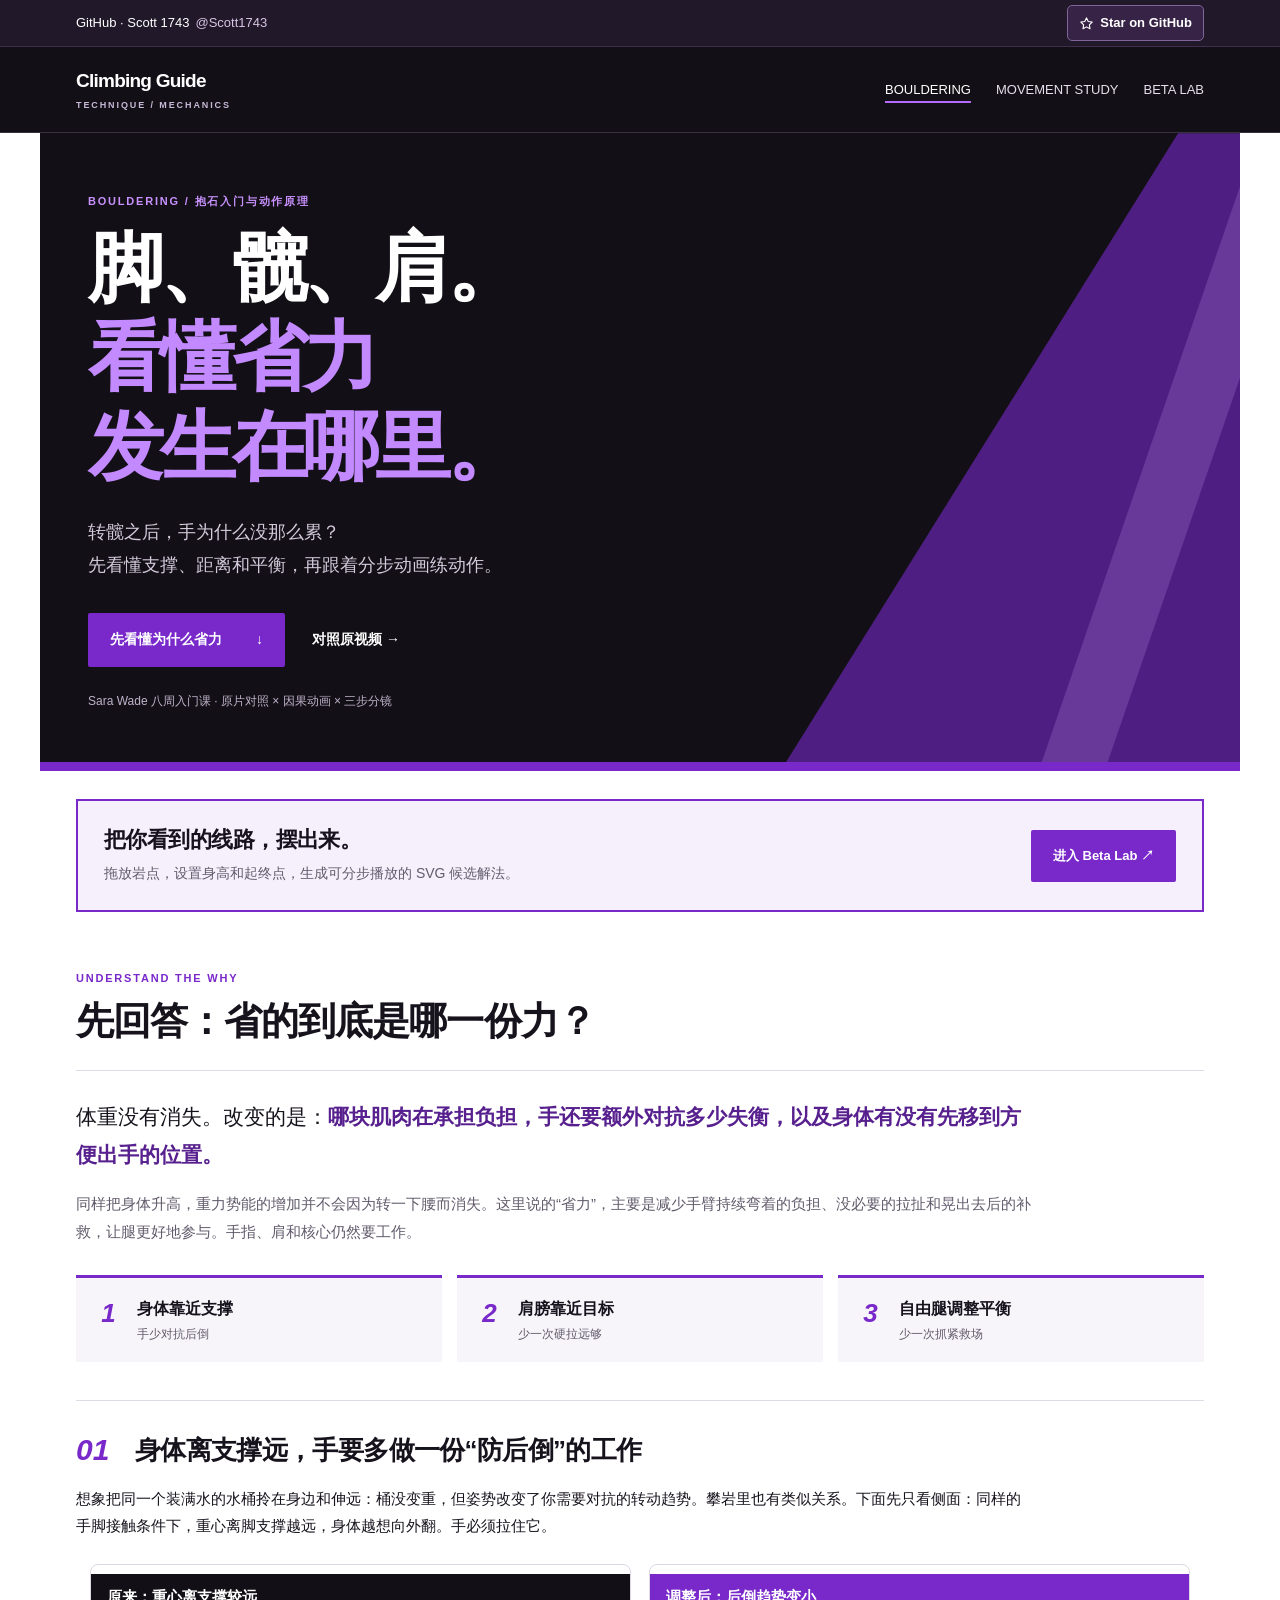
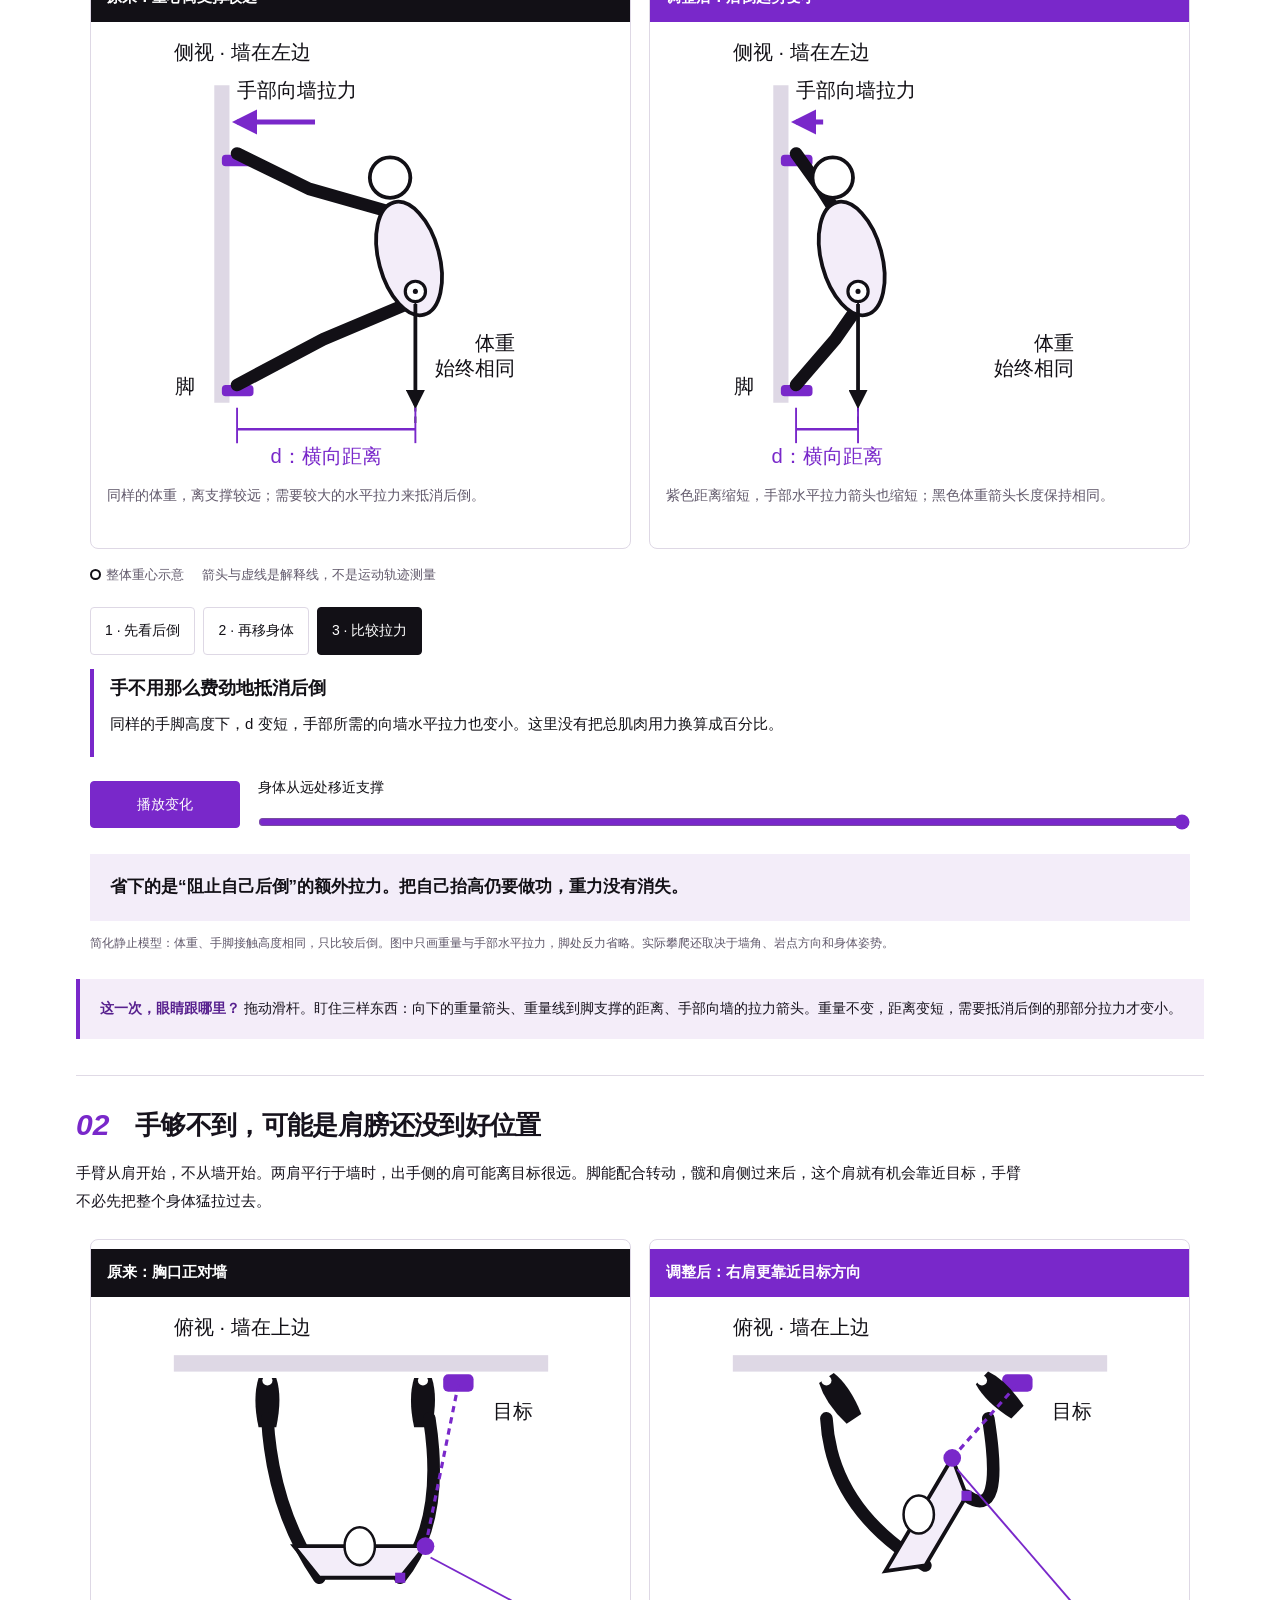
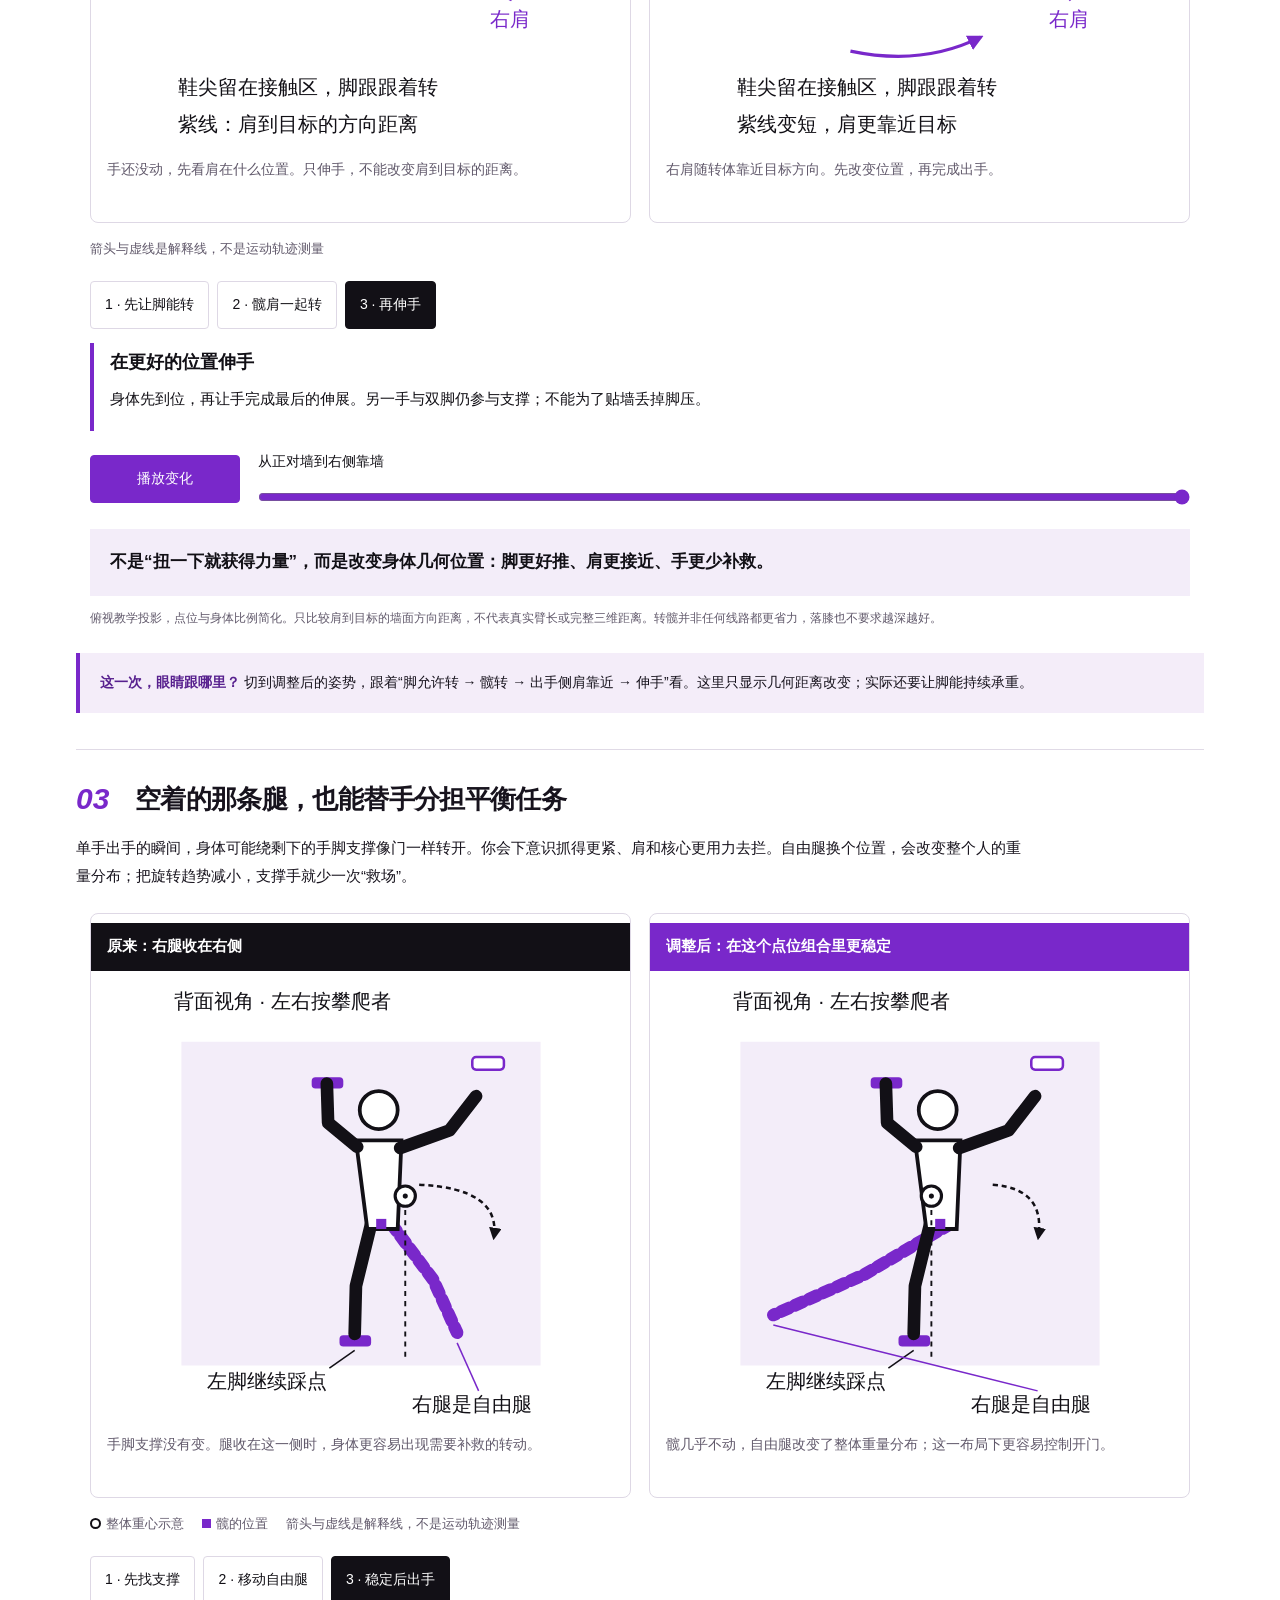
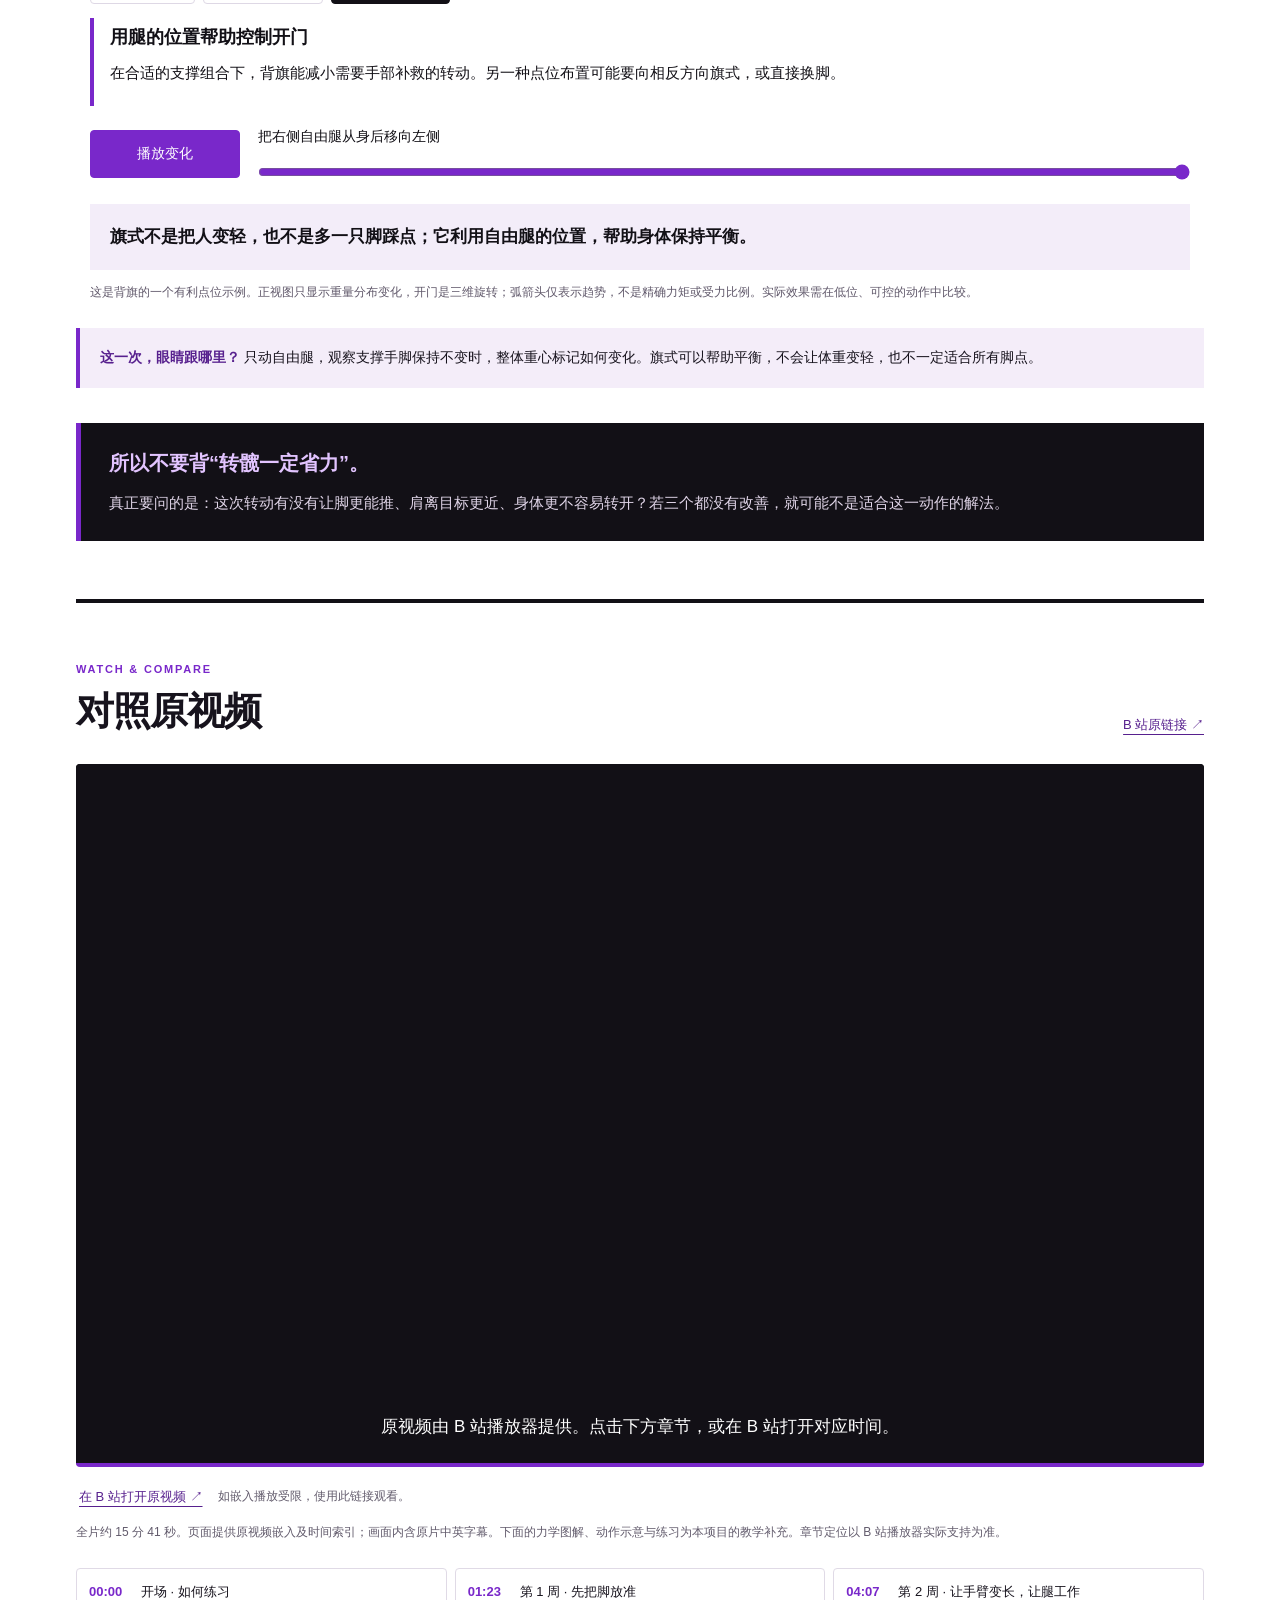
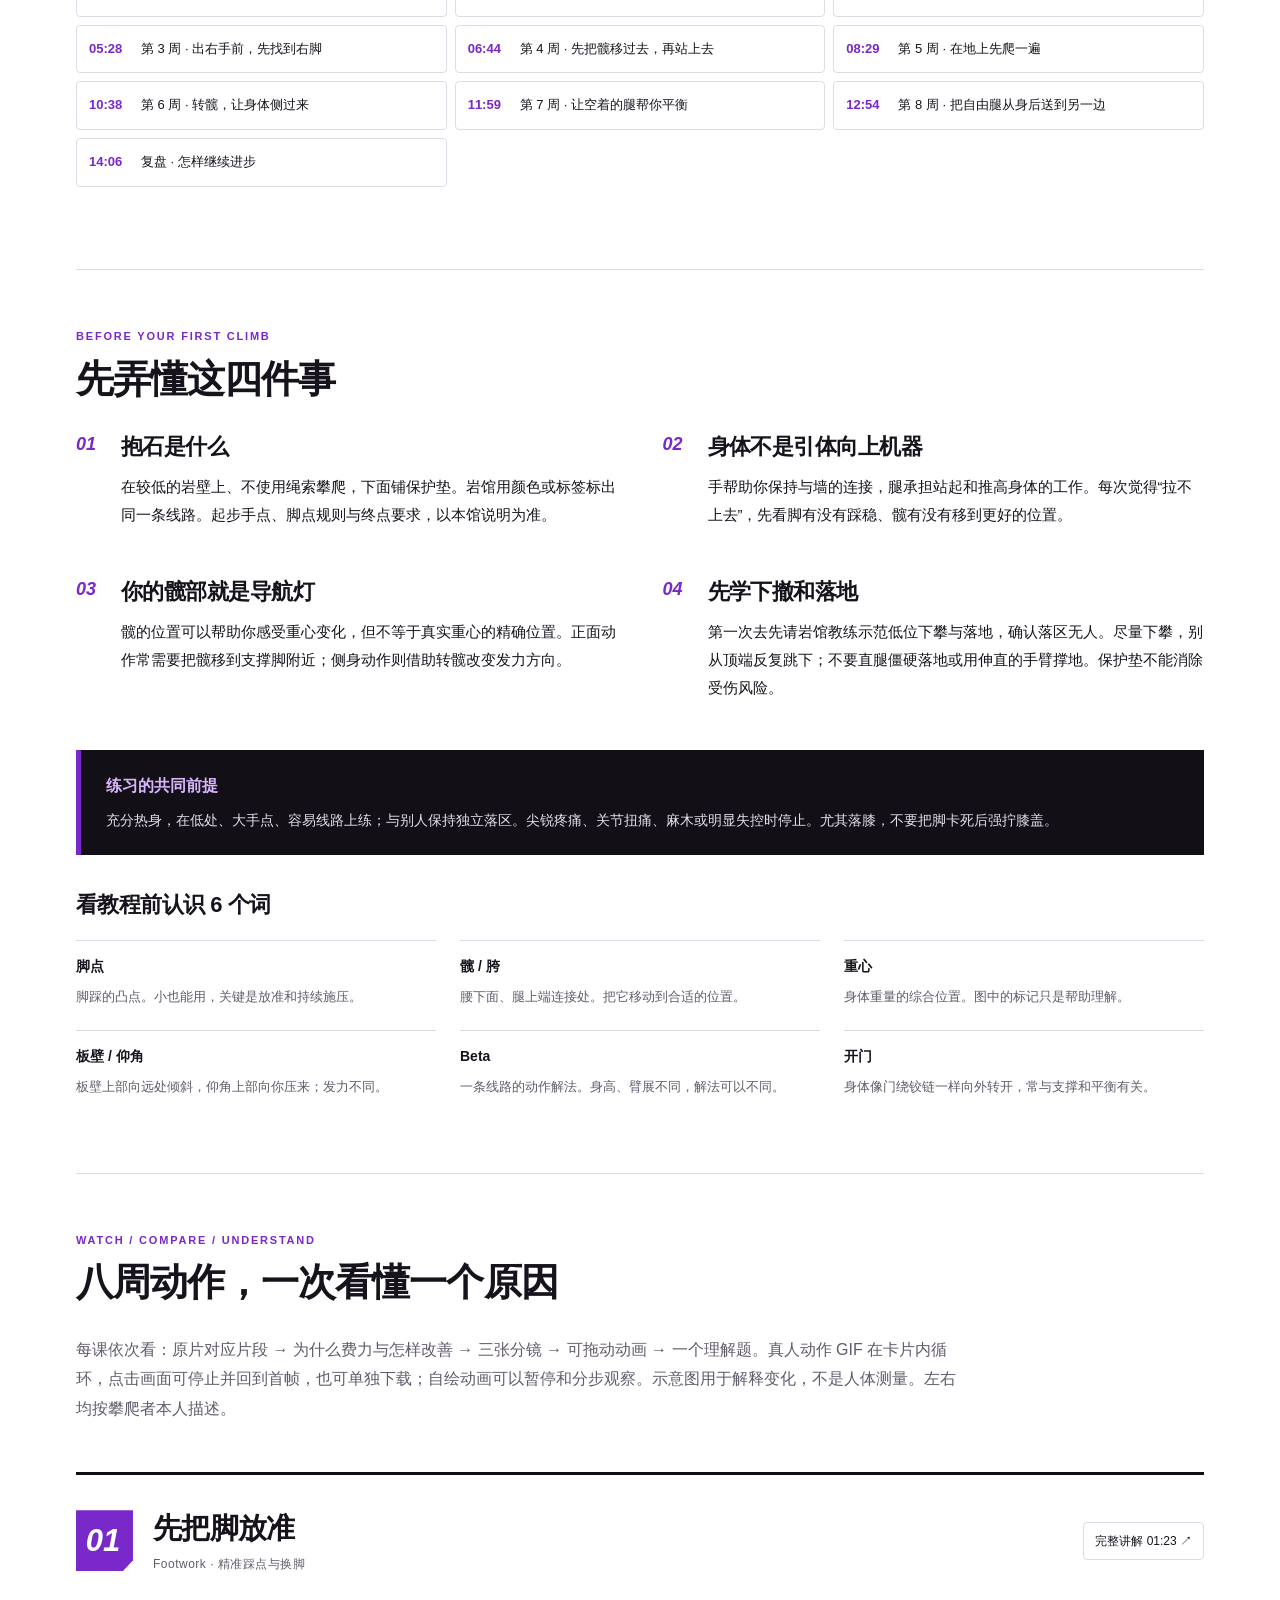
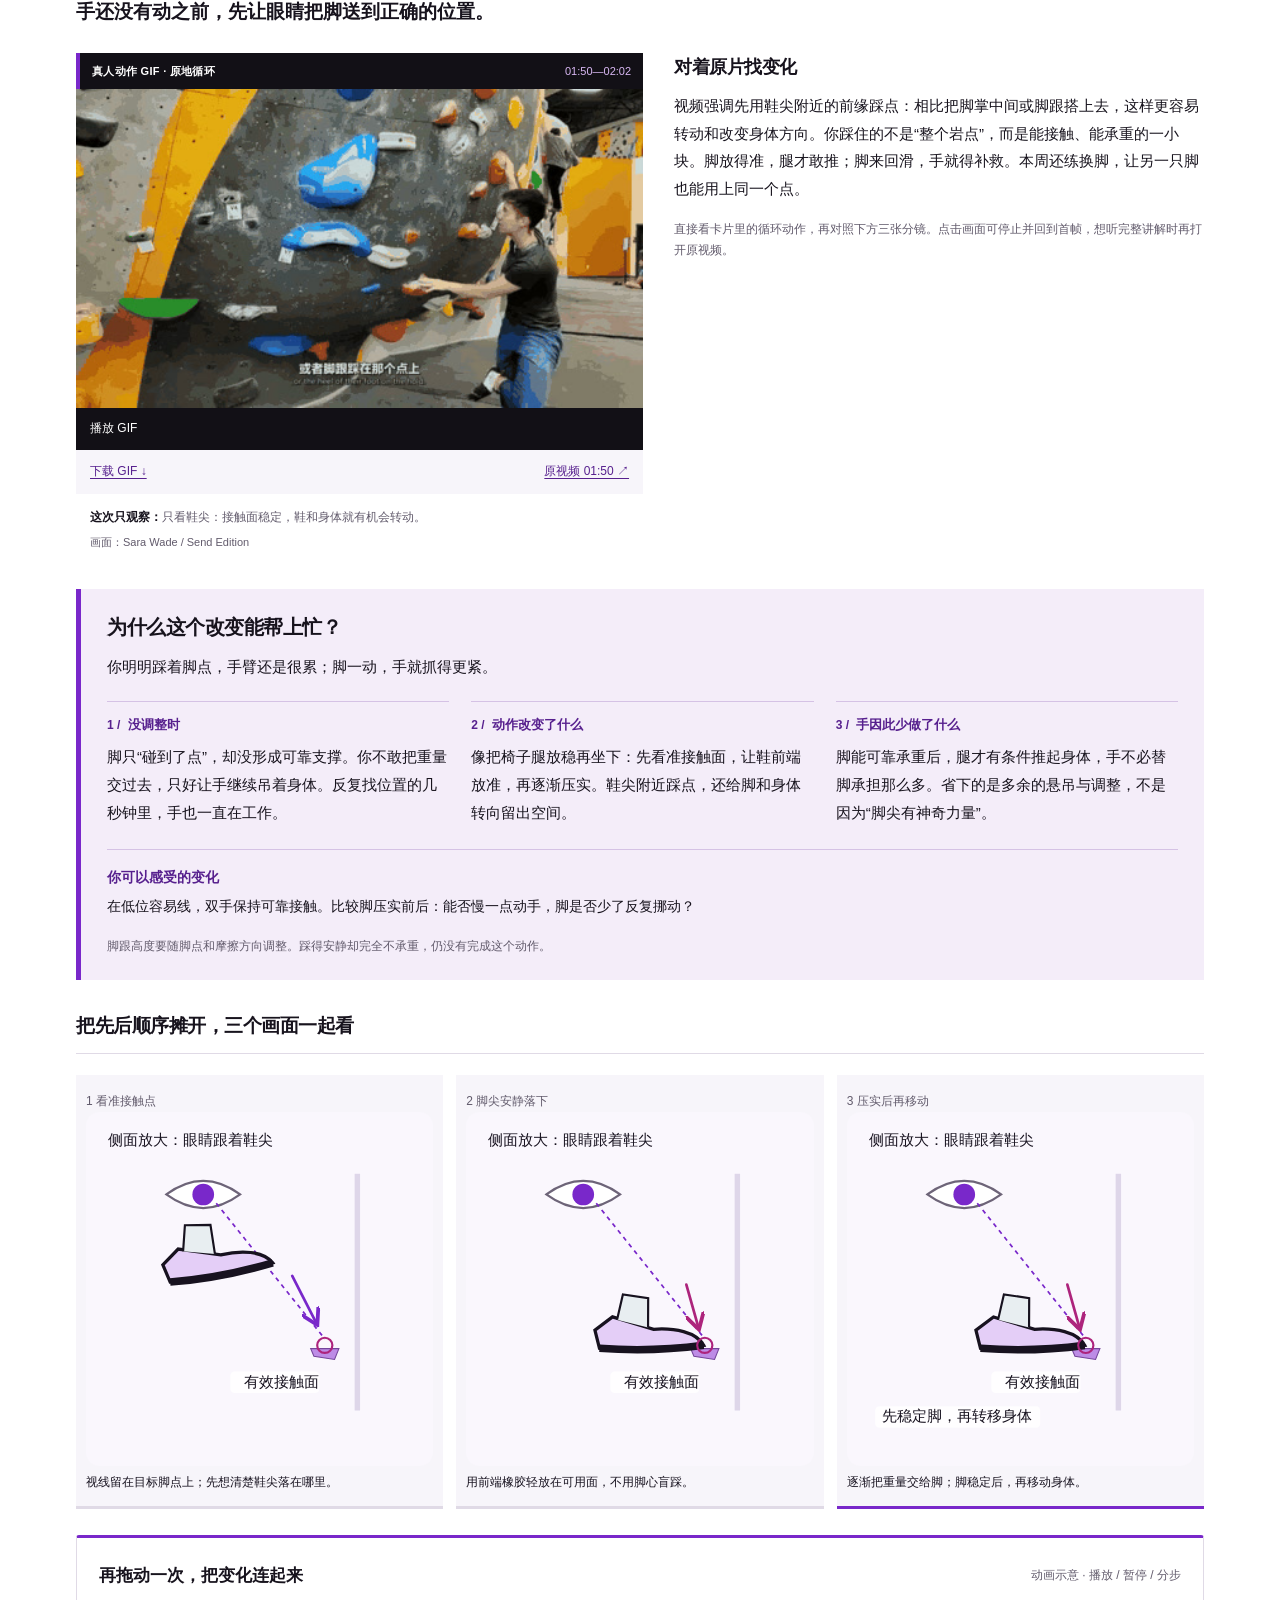
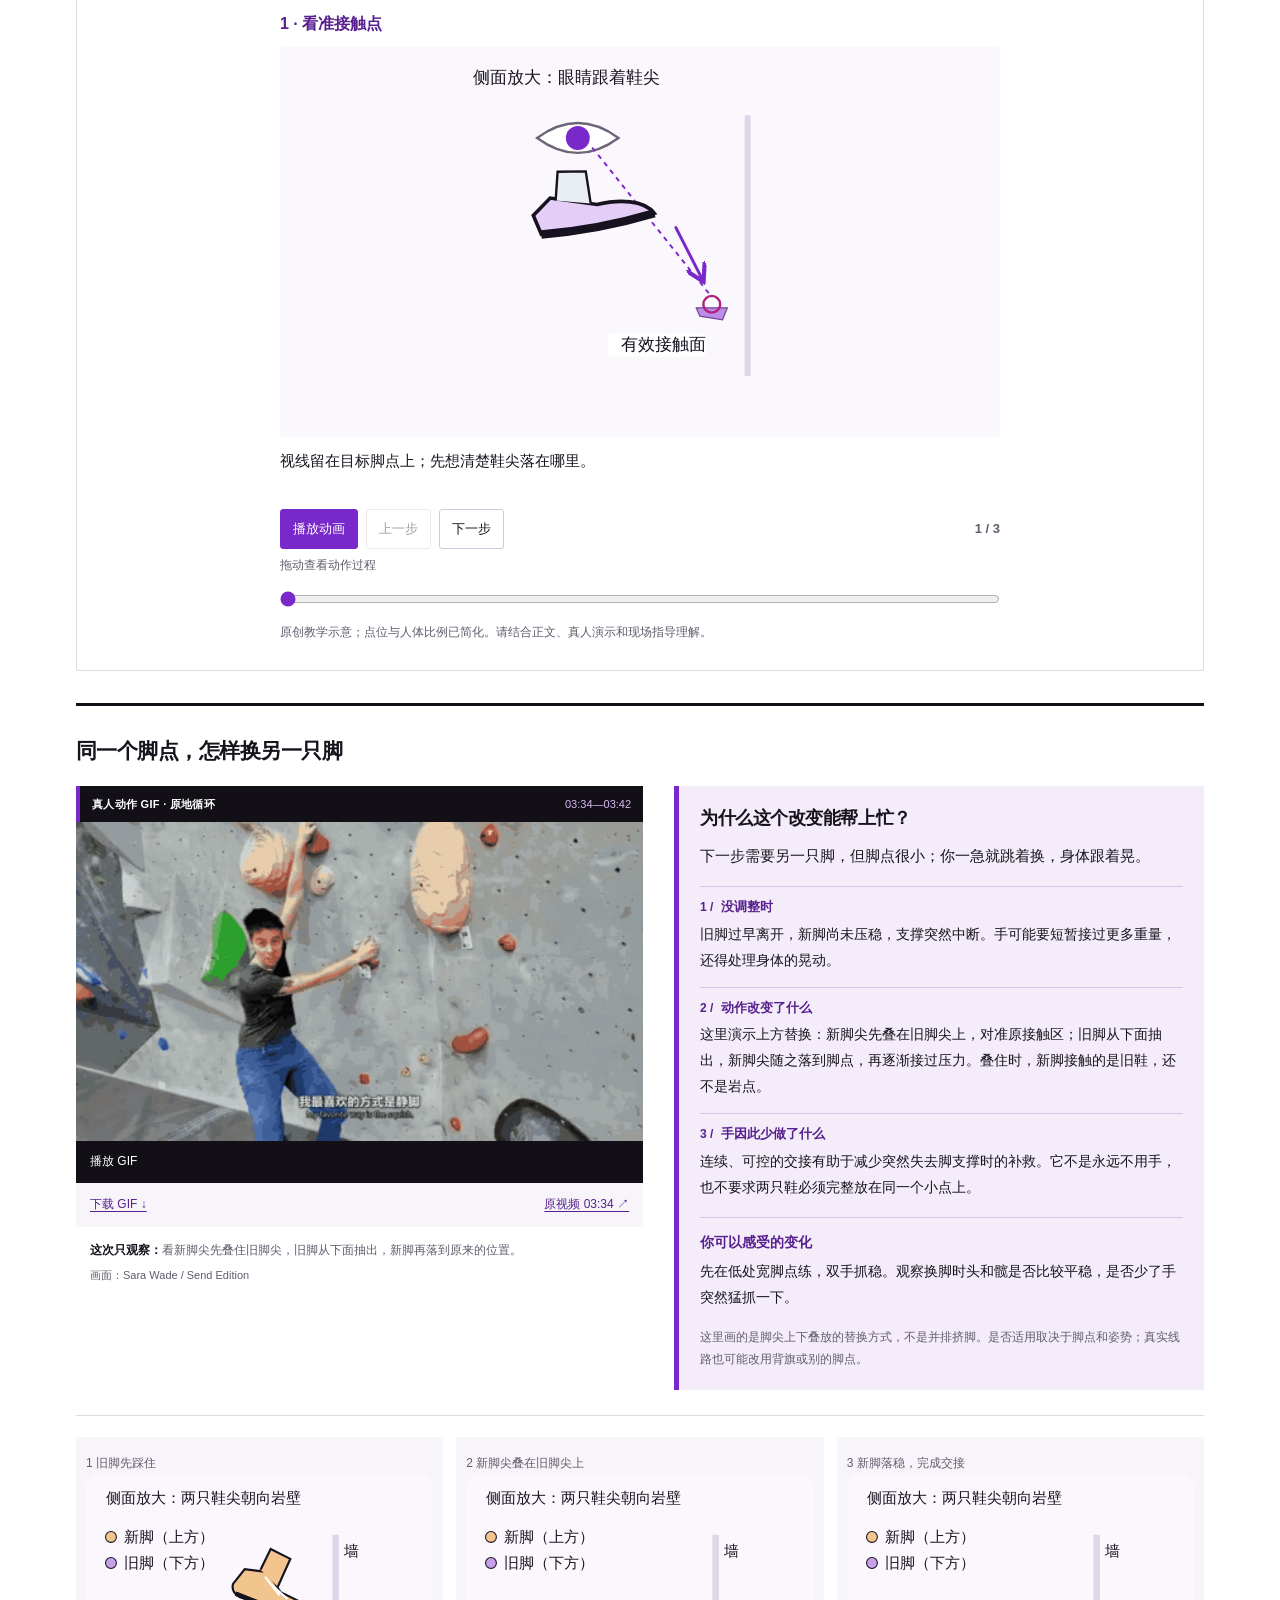
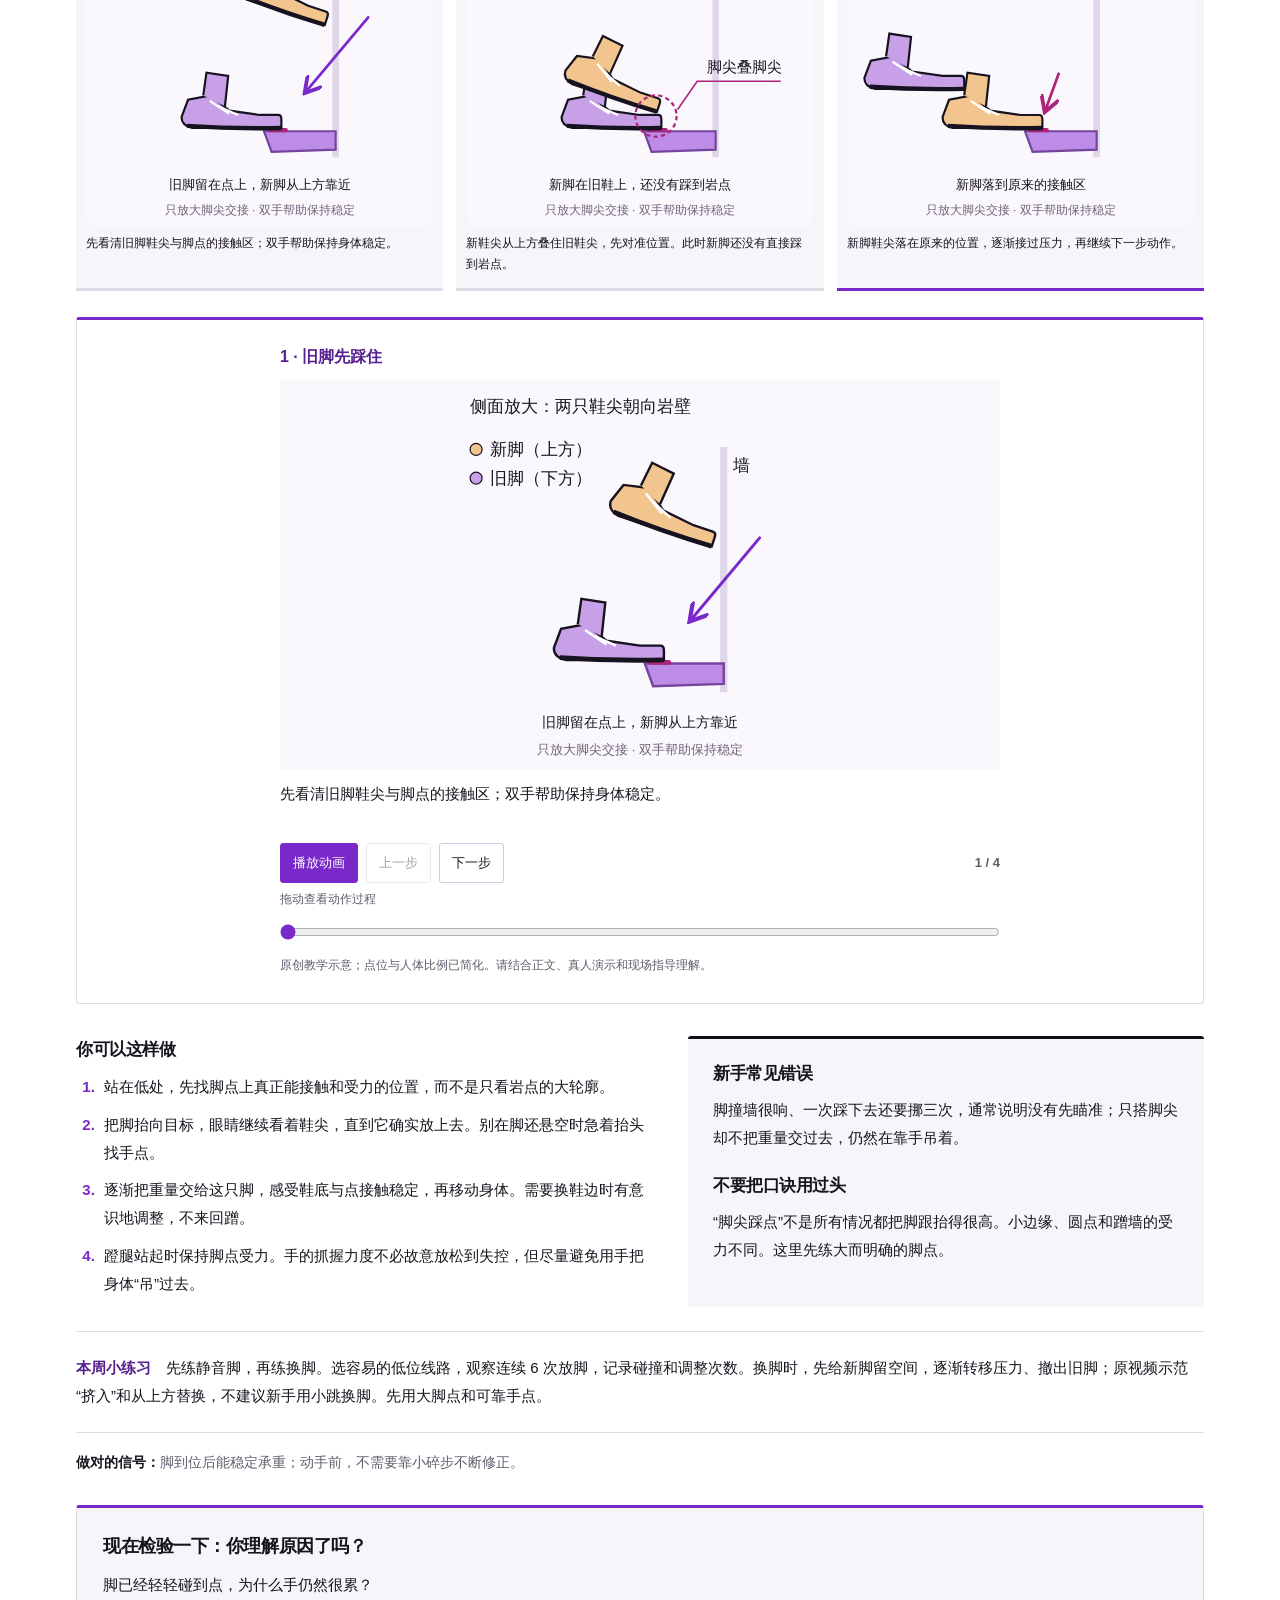
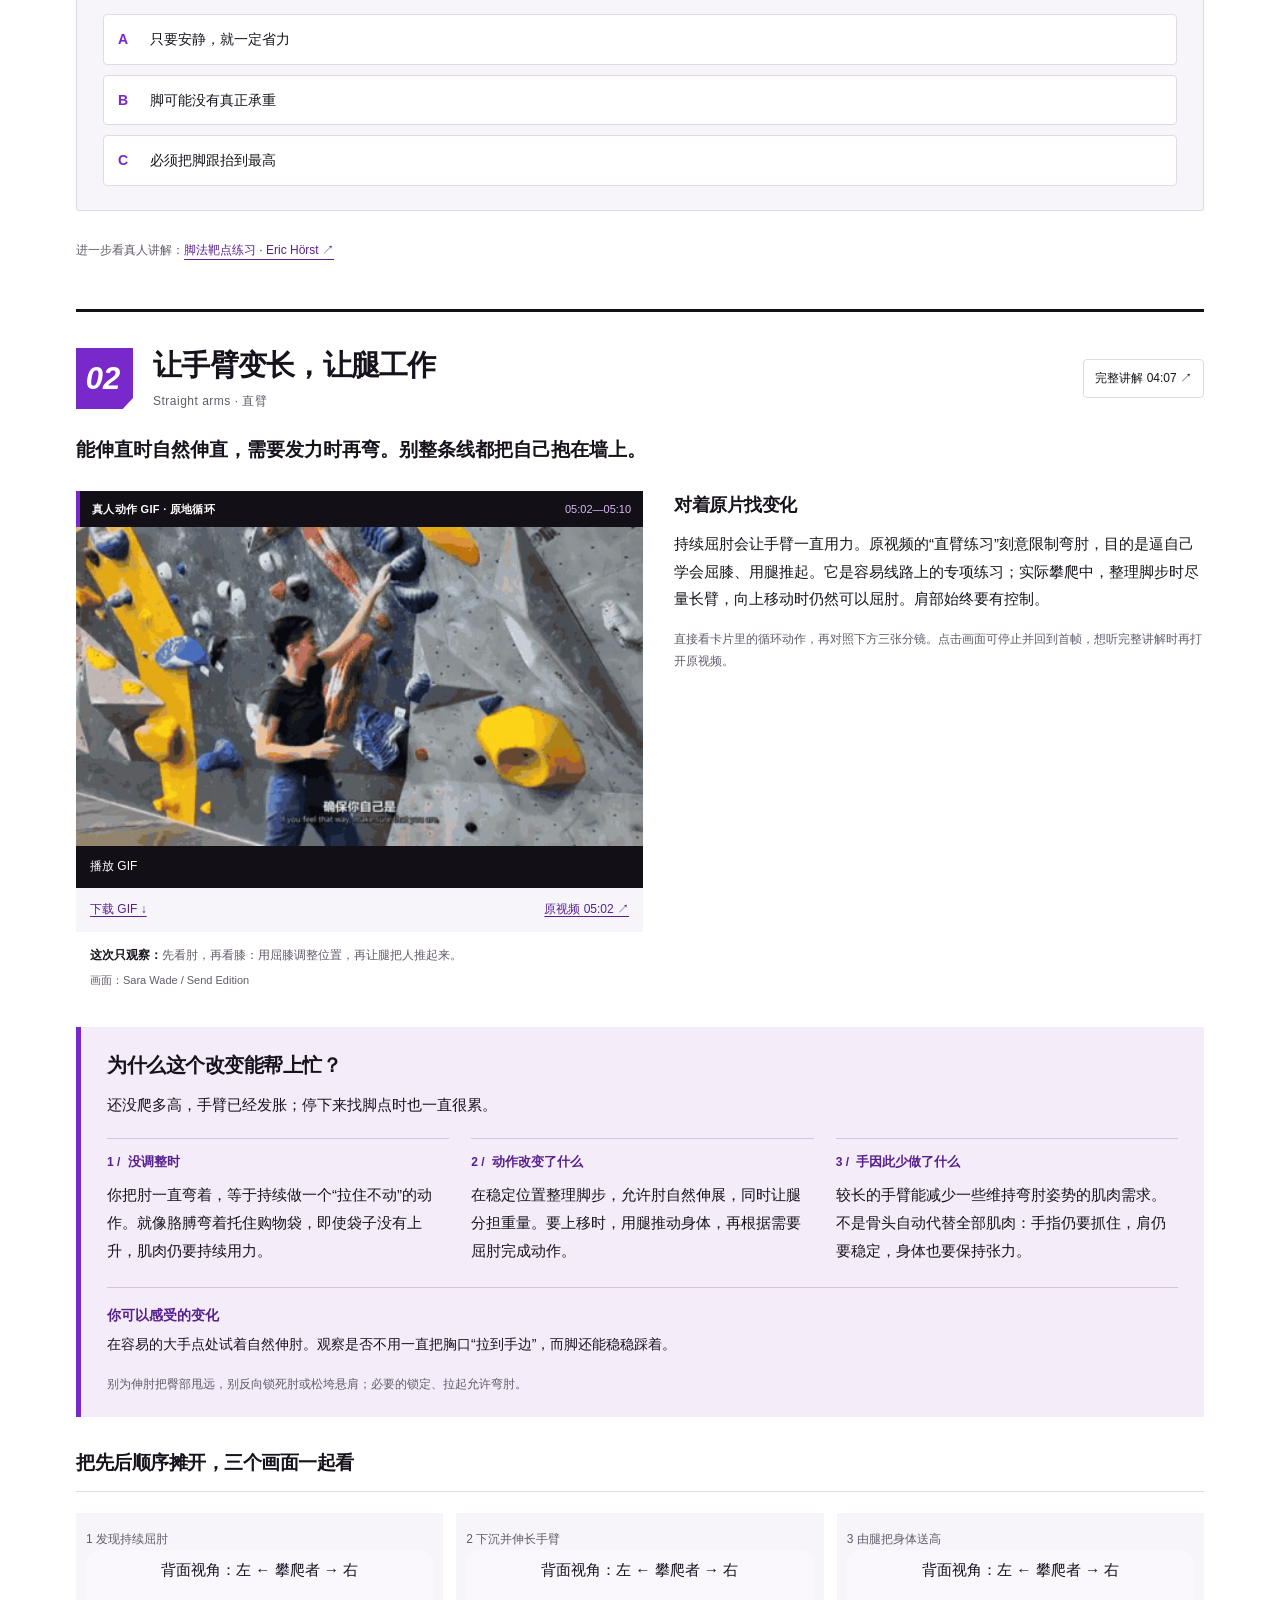
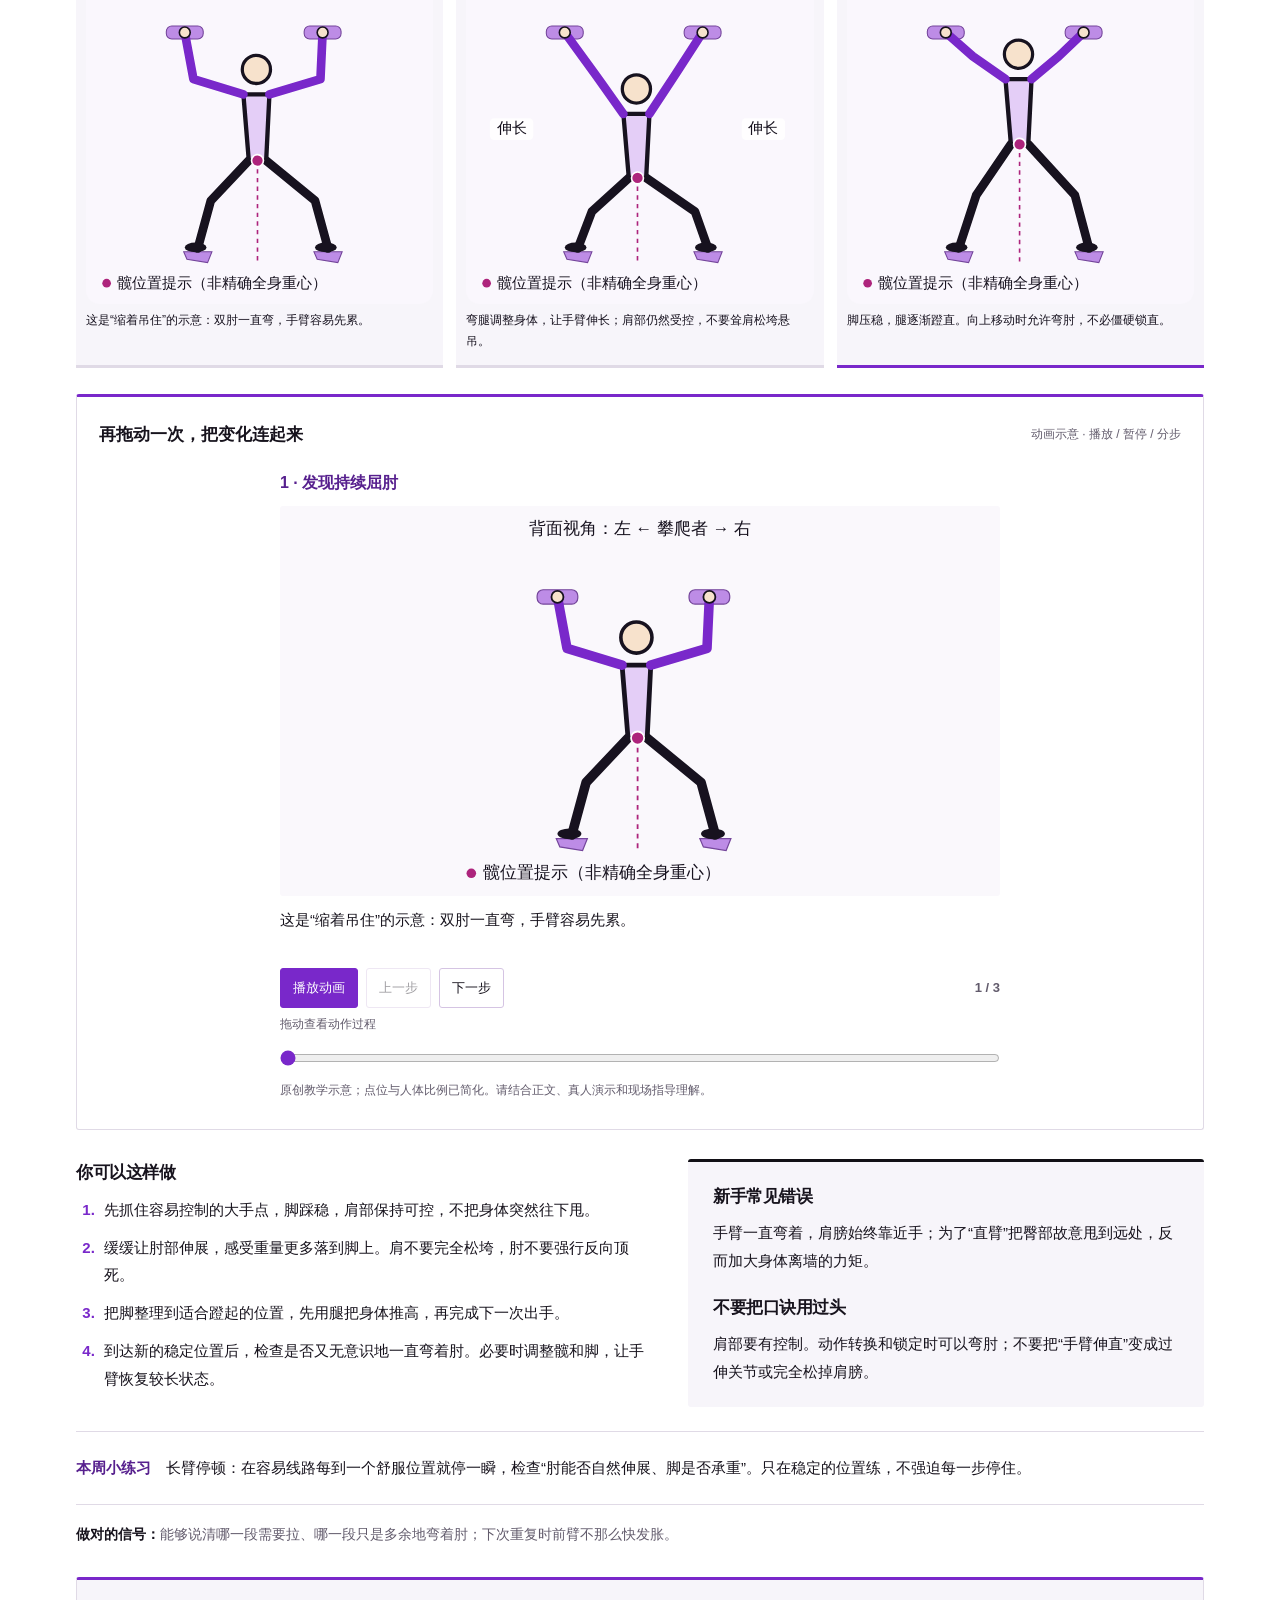
<file: index.html>
<!doctype html>
<html lang="zh-CN">
<head>
<meta charset="utf-8"><meta name="viewport" content="width=device-width, initial-scale=1">
<title>攀岩入门与抱石技巧图解｜Climbing Guide</title>
<meta name="description" content="面向抱石新手的中文攀岩教程。用力学互动图、八周动作图解和分步动画，理解脚法、直臂、转髋与旗式，并通过动作串联和摆点实验室思考线路。">
<link rel="stylesheet" href="style.css">
<link rel="stylesheet" href="route-lab.css">
<link rel="icon" type="image/svg+xml" href="favicon.svg">
<meta name="theme-color" content="#7928ca">
<link rel="canonical" href="https://scott1743.github.io/climbing-guide/">
<link rel="sitemap" type="application/xml" href="sitemap.xml">
<meta name="robots" content="index,follow,max-image-preview:large">
<meta property="og:type" content="website">
<meta property="og:site_name" content="Climbing Guide">
<meta property="og:locale" content="zh_CN">
<meta property="og:title" content="攀岩入门与抱石技巧图解｜Climbing Guide">
<meta property="og:description" content="面向抱石新手的中文攀岩教程。用力学互动图、八周动作图解和分步动画，理解脚法、直臂、转髋与旗式，并通过动作串联和摆点实验室思考线路。">
<meta property="og:url" content="https://scott1743.github.io/climbing-guide/">
<meta property="og:image" content="https://scott1743.github.io/climbing-guide/assets/share-cover.png">
<meta property="og:image:type" content="image/png">
<meta property="og:image:width" content="1200">
<meta property="og:image:height" content="630">
<meta property="og:image:alt" content="Climbing Guide：把攀岩动作看明白，紫色关节人物展示长臂支撑">
<meta name="twitter:card" content="summary_large_image">
<meta name="twitter:title" content="攀岩入门与抱石技巧图解｜Climbing Guide">
<meta name="twitter:description" content="面向抱石新手的中文攀岩教程。用力学互动图、八周动作图解和分步动画，理解脚法、直臂、转髋与旗式，并通过动作串联和摆点实验室思考线路。">
<meta name="twitter:image" content="https://scott1743.github.io/climbing-guide/assets/share-cover.png">
<meta name="twitter:image:alt" content="Climbing Guide 攀岩动作图解与线路实验室">
<script type="application/ld+json">
{
  "@context": "https://schema.org",
  "@graph": [
    {
      "@type": "WebSite",
      "@id": "https://scott1743.github.io/climbing-guide/#website",
      "url": "https://scott1743.github.io/climbing-guide/",
      "name": "Climbing Guide",
      "inLanguage": "zh-CN"
    },
    {
      "@type": "WebPage",
      "@id": "https://scott1743.github.io/climbing-guide/#webpage",
      "url": "https://scott1743.github.io/climbing-guide/",
      "name": "攀岩入门与抱石技巧图解｜Climbing Guide",
      "description": "面向抱石新手的中文攀岩教程。用力学互动图、八周动作图解和分步动画，理解脚法、直臂、转髋与旗式，并通过动作串联和摆点实验室思考线路。",
      "inLanguage": "zh-CN",
      "isPartOf": {
        "@id": "https://scott1743.github.io/climbing-guide/#website"
      },
      "primaryImageOfPage": {
        "@type": "ImageObject",
        "url": "https://scott1743.github.io/climbing-guide/assets/share-cover.png",
        "width": 1200,
        "height": 630
      },
      "mainEntity": {
        "@id": "https://scott1743.github.io/climbing-guide/#learning"
      }
    },
    {
      "@type": "LearningResource",
      "@id": "https://scott1743.github.io/climbing-guide/#learning",
      "url": "https://scott1743.github.io/climbing-guide/",
      "name": "攀岩入门与抱石技巧图解｜Climbing Guide",
      "description": "面向抱石新手的中文攀岩教程。用力学互动图、八周动作图解和分步动画，理解脚法、直臂、转髋与旗式，并通过动作串联和摆点实验室思考线路。",
      "inLanguage": "zh-CN",
      "educationalLevel": "Beginner",
      "isAccessibleForFree": true,
      "learningResourceType": "互动图解",
      "teaches": [
        "抱石脚法与身体位置",
        "直臂支撑与动作串联",
        "旗式、换脚和读线"
      ]
    }
  ]
}
</script>
<link rel="stylesheet" href="project-credit.css">
</head>
<body>
<div class="project-bar">
  <div class="project-bar-inner">
    <a class="project-owner" href="https://github.com/Scott1743">GitHub · Scott 1743 <span>@Scott1743</span></a>
    <a class="project-star" href="https://github.com/Scott1743/climbing-guide" target="_blank" rel="noopener" aria-label="在 GitHub 上为 Climbing Guide 加星（新窗口）"><svg viewBox="0 0 24 24" width="15" height="15" fill="none" stroke="currentColor" stroke-width="1.8" stroke-linejoin="round" aria-hidden="true"><path d="m12 3 2.8 5.7 6.3.9-4.5 4.5 1 6.3L12 17.4l-5.6 3 1-6.3L3 9.6l6.2-.9L12 3Z"/></svg>Star on GitHub</a>
  </div>
</div>
<header class="masthead"><a href="#" class="brand">Climbing Guide <span>TECHNIQUE / MECHANICS</span></a><nav aria-label="页面导航"><a href="index.html" aria-current="page">BOULDERING</a><a href="movement-lab.html">MOVEMENT STUDY</a><a href="route-lab.html">BETA LAB</a></nav></header>
<main>
<section class="intro"><div class="eyebrow">BOULDERING / 抱石入门与动作原理</div><h1>脚、髋、肩。<br><em>看懂省力<br class="hero-break">发生在哪里。</em></h1><p class="lead">转髋之后，手为什么没那么累？<br>先看懂支撑、距离和平衡，再跟着分步动画练动作。</p><div class="intro-links"><a class="primary" href="#mechanics">先看懂为什么省力 <span>↓</span></a><a href="#watch">对照原视频 →</a></div><div class="intro-note">Sara Wade 八周入门课 · 原片对照 × 因果动画 × 三步分镜</div></section>
<section class="lab-entry" aria-label="摆点求解实验室"><div><h3>把你看到的线路，摆出来。</h3><p>拖放岩点，设置身高和起终点，生成可分步播放的 SVG 候选解法。</p></div><a class="primary" href="route-lab.html">进入 Beta Lab ↗</a></section>
<section id="mechanics" class="section mechanics-section"><div class="section-head"><div><div class="eyebrow">UNDERSTAND THE WHY</div><h2>先回答：省的到底是哪一份力？</h2></div></div><div class="mechanics-opening"><p class="lead">体重没有消失。改变的是：<strong>哪块肌肉在承担负担，手还要额外对抗多少失衡，以及身体有没有先移到方便出手的位置。</strong></p><p>同样把身体升高，重力势能的增加并不会因为转一下腰而消失。这里说的“省力”，主要是减少手臂持续弯着的负担、没必要的拉扯和晃出去后的补救，让腿更好地参与。手指、肩和核心仍然要工作。</p></div><div class="learning-path"><a href="#principle-lever"><b>1</b><span>身体靠近支撑<br><small>手少对抗后倒</small></span></a><a href="#principle-turn"><b>2</b><span>肩膀靠近目标<br><small>少一次硬拉远够</small></span></a><a href="#principle-balance"><b>3</b><span>自由腿调整平衡<br><small>少一次抓紧救场</small></span></a></div><div id="mechanics-list"><!-- prerender:mechanics-list --><article id="principle-lever" class="principle"><div class="principle-heading"><span>01</span><h3>身体离支撑远，手要多做一份“防后倒”的工作</h3></div><p>想象把同一个装满水的水桶拎在身边和伸远：桶没变重，但姿势改变了你需要对抗的转动趋势。攀岩里也有类似关系。下面先只看侧面：同样的手脚接触条件下，重心离脚支撑越远，身体越想向外翻。手必须拉住它。</p><div data-mechanics="lever"></div><p class="observe"><strong>这一次，眼睛跟哪里？</strong> 拖动滑杆。盯住三样东西：向下的重量箭头、重量线到脚支撑的距离、手部向墙的拉力箭头。重量不变，距离变短，需要抵消后倒的那部分拉力才变小。</p></article><article id="principle-turn" class="principle"><div class="principle-heading"><span>02</span><h3>手够不到，可能是肩膀还没到好位置</h3></div><p>手臂从肩开始，不从墙开始。两肩平行于墙时，出手侧的肩可能离目标很远。脚能配合转动，髋和肩侧过来后，这个肩就有机会靠近目标，手臂不必先把整个身体猛拉过去。</p><div data-mechanics="turn"></div><p class="observe"><strong>这一次，眼睛跟哪里？</strong> 切到调整后的姿势，跟着“脚允许转 → 髋转 → 出手侧肩靠近 → 伸手”看。这里只显示几何距离改变；实际还要让脚能持续承重。</p></article><article id="principle-balance" class="principle"><div class="principle-heading"><span>03</span><h3>空着的那条腿，也能替手分担平衡任务</h3></div><p>单手出手的瞬间，身体可能绕剩下的手脚支撑像门一样转开。你会下意识抓得更紧、肩和核心更用力去拦。自由腿换个位置，会改变整个人的重量分布；把旋转趋势减小，支撑手就少一次“救场”。</p><div data-mechanics="balance"></div><p class="observe"><strong>这一次，眼睛跟哪里？</strong> 只动自由腿，观察支撑手脚保持不变时，整体重心标记如何变化。旗式可以帮助平衡，不会让体重变轻，也不一定适合所有脚点。</p></article><!-- /prerender:mechanics-list --></div><div class="mechanics-bottom"><strong>所以不要背“转髋一定省力”。</strong><p>真正要问的是：这次转动有没有让脚更能推、肩离目标更近、身体更不容易转开？若三个都没有改善，就可能不是适合这一动作的解法。</p></div></section>
<section id="watch" class="watch section"><div class="section-head"><div><div class="eyebrow">WATCH & COMPARE</div><h2>对照原视频</h2></div><a class="source-link" href="https://www.bilibili.com/video/BV1b4pS67EZW/" target="_blank" rel="noopener">B 站原链接 ↗</a></div>
<div class="cinema"><iframe id="player" title="B站原视频：Sara Wade 八周攀岩入门课" src="https://player.bilibili.com/player.html?bvid=BV1b4pS67EZW&page=1&high_quality=1&autoplay=0&danmaku=0" loading="lazy" allow="autoplay; fullscreen; picture-in-picture" allowfullscreen referrerpolicy="strict-origin-when-cross-origin"></iframe><div id="live-caption" aria-live="polite">原视频由 B 站播放器提供。点击下方章节，或在 B 站打开对应时间。</div></div>
<div class="player-tools"><a id="source-at-time" href="https://www.bilibili.com/video/BV1b4pS67EZW/" target="_blank" rel="noopener">在 B 站打开原视频 ↗</a><span class="small">如嵌入播放受限，使用此链接观看。</span></div>
<p class="small" id="video-note">全片约 15 分 41 秒。页面提供原视频嵌入及时间索引；画面内含原片中英字幕。下面的力学图解、动作示意与练习为本项目的教学补充。章节定位以 B 站播放器实际支持为准。</p>
<div id="chapters" class="chapters" aria-label="视频章节"><!-- prerender:chapters --><button class="chapter" type="button" data-time="0"><time>00:00</time><span>开场 · 如何练习</span></button><button class="chapter" type="button" data-time="83"><time>01:23</time><span>第 1 周 · 先把脚放准</span></button><button class="chapter" type="button" data-time="247"><time>04:07</time><span>第 2 周 · 让手臂变长，让腿工作</span></button><button class="chapter" type="button" data-time="328"><time>05:28</time><span>第 3 周 · 出右手前，先找到右脚</span></button><button class="chapter" type="button" data-time="404"><time>06:44</time><span>第 4 周 · 先把髋移过去，再站上去</span></button><button class="chapter" type="button" data-time="509"><time>08:29</time><span>第 5 周 · 在地上先爬一遍</span></button><button class="chapter" type="button" data-time="638"><time>10:38</time><span>第 6 周 · 转髋，让身体侧过来</span></button><button class="chapter" type="button" data-time="719"><time>11:59</time><span>第 7 周 · 让空着的腿帮你平衡</span></button><button class="chapter" type="button" data-time="774"><time>12:54</time><span>第 8 周 · 把自由腿从身后送到另一边</span></button><button class="chapter" type="button" data-time="846"><time>14:06</time><span>复盘 · 怎样继续进步</span></button><!-- /prerender:chapters --></div>
</section>
<section id="start" class="section"><div class="section-head"><div><div class="eyebrow">BEFORE YOUR FIRST CLIMB</div><h2>先弄懂这四件事</h2></div></div><div class="basics"><article><span class="number">01</span><h3>抱石是什么</h3><p>在较低的岩壁上、不使用绳索攀爬，下面铺保护垫。岩馆用颜色或标签标出同一条线路。起步手点、脚点规则与终点要求，以本馆说明为准。</p></article><article><span class="number">02</span><h3>身体不是引体向上机器</h3><p>手帮助你保持与墙的连接，腿承担站起和推高身体的工作。每次觉得“拉不上去”，先看脚有没有踩稳、髋有没有移到更好的位置。</p></article><article><span class="number">03</span><h3>你的髋部就是导航灯</h3><p>髋的位置可以帮助你感受重心变化，但不等于真实重心的精确位置。正面动作常需要把髋移到支撑脚附近；侧身动作则借助转髋改变发力方向。</p></article><article><span class="number">04</span><h3>先学下撤和落地</h3><p>第一次去先请岩馆教练示范低位下攀与落地，确认落区无人。尽量下攀，别从顶端反复跳下；不要直腿僵硬落地或用伸直的手臂撑地。保护垫不能消除受伤风险。</p></article></div><div class="safety"><strong>练习的共同前提</strong><p>充分热身，在低处、大手点、容易线路上练；与别人保持独立落区。尖锐疼痛、关节扭痛、麻木或明显失控时停止。尤其落膝，不要把脚卡死后强拧膝盖。</p></div><div class="glossary"><h3>看教程前认识 6 个词</h3><dl><div><dt>脚点</dt><dd>脚踩的凸点。小也能用，关键是放准和持续施压。</dd></div><div><dt>髋 / 胯</dt><dd>腰下面、腿上端连接处。把它移动到合适的位置。</dd></div><div><dt>重心</dt><dd>身体重量的综合位置。图中的标记只是帮助理解。</dd></div><div><dt>板壁 / 仰角</dt><dd>板壁上部向远处倾斜，仰角上部向你压来；发力不同。</dd></div><div><dt>Beta</dt><dd>一条线路的动作解法。身高、臂展不同，解法可以不同。</dd></div><div><dt>开门</dt><dd>身体像门绕铰链一样向外转开，常与支撑和平衡有关。</dd></div></dl></div></section>
<section id="lessons" class="section"><div class="section-head"><div><div class="eyebrow">WATCH / COMPARE / UNDERSTAND</div><h2>八周动作，一次看懂一个原因</h2></div></div><p class="section-intro">每课依次看：原片对应片段 → 为什么费力与怎样改善 → 三张分镜 → 可拖动动画 → 一个理解题。真人动作 GIF 在卡片内循环，点击画面可停止并回到首帧，也可单独下载；自绘动画可以暂停和分步观察。示意图用于解释变化，不是人体测量。左右均按攀爬者本人描述。</p><noscript><p class="section-intro">当前显示动作首帧；启用 JavaScript 可在卡片内循环播放，也可以点击“下载 GIF”保存后查看动作。</p></noscript><div id="lesson-list"><!-- prerender:lesson-list --><article class="lesson" id="week-1"><div class="lesson-heading"><span class="week-number">01</span><div><h3>先把脚放准</h3><div class="en-title">Footwork · 精准踩点与换脚</div></div><button class="jump-video" data-time="83">完整讲解 01:23 ↗</button></div><p class="lesson-lead">手还没有动之前，先让眼睛把脚送到正确的位置。</p><div class="lesson-top"><figure class="clip-card source-clip" data-clip="feet"><div class="clip-label"><span>真人动作 GIF · 原地循环</span><span>01:50—02:02</span></div><button type="button" class="gif-stage" data-gif-toggle disabled aria-label="动作静态预览：只看鞋尖：接触面稳定，鞋和身体就有机会转动。" aria-pressed="false"><img src="assets/clips/feet.jpg" data-gif="assets/clips/feet.gif" data-poster="assets/clips/feet.jpg" width="448" height="252" loading="lazy" decoding="async" alt="只看鞋尖：接触面稳定，鞋和身体就有机会转动。"><span class="gif-state">动作预览</span></button><div class="clip-links"><a href="assets/clips/feet.gif" download="climbing-feet.gif">下载 GIF ↓</a><a href="https://www.bilibili.com/video/BV1b4pS67EZW/?t=110" target="_blank" rel="noopener">原视频 01:50 ↗</a></div><figcaption><strong>这次只观察：</strong>只看鞋尖：接触面稳定，鞋和身体就有机会转动。<span class="clip-credit">画面：Sara Wade / Send Edition</span></figcaption></figure><div class="lesson-copy"><h4>对着原片找变化</h4><p>视频强调先用鞋尖附近的前缘踩点：相比把脚掌中间或脚跟搭上去，这样更容易转动和改变身体方向。你踩住的不是“整个岩点”，而是能接触、能承重的一小块。脚放得准，腿才敢推；脚来回滑，手就得补救。本周还练换脚，让另一只脚也能用上同一个点。</p><p class="small">直接看卡片里的循环动作，再对照下方三张分镜。点击画面可停止并回到首帧，想听完整讲解时再打开原视频。</p></div></div><div class="lesson-reason"><h4>为什么这个改变能帮上忙？</h4><p class="reason-problem">你明明踩着脚点，手臂还是很累；脚一动，手就抓得更紧。</p><div class="reason-chain"><div><span>没调整时</span><p>脚只“碰到了点”，却没形成可靠支撑。你不敢把重量交过去，只好让手继续吊着身体。反复找位置的几秒钟里，手也一直在工作。</p></div><div><span>动作改变了什么</span><p>像把椅子腿放稳再坐下：先看准接触面，让鞋前端放准，再逐渐压实。鞋尖附近踩点，还给脚和身体转向留出空间。</p></div><div><span>手因此少做了什么</span><p>脚能可靠承重后，腿才有条件推起身体，手不必替脚承担那么多。省下的是多余的悬吊与调整，不是因为“脚尖有神奇力量”。</p></div></div><div class="reason-feel"><strong>你可以感受的变化</strong><p>在低位容易线，双手保持可靠接触。比较脚压实前后：能否慢一点动手，脚是否少了反复挪动？</p></div><p class="reason-boundary">脚跟高度要随脚点和摩擦方向调整。踩得安静却完全不承重，仍没有完成这个动作。</p></div><h4 class="storyboard-heading">把先后顺序摊开，三个画面一起看</h4><div class="filmstrip" data-storyboard="feet"></div><div class="animation-shell"><div class="animation-header"><strong>再拖动一次，把变化连起来</strong><span>动画示意 · 播放 / 暂停 / 分步</span></div><div data-animation="feet"></div></div><section class="extra-move"><h4>同一个脚点，怎样换另一只脚</h4><div class="lesson-top"><figure class="clip-card source-clip" data-clip="swap"><div class="clip-label"><span>真人动作 GIF · 原地循环</span><span>03:34—03:42</span></div><button type="button" class="gif-stage" data-gif-toggle disabled aria-label="动作静态预览：看新脚尖先叠住旧脚尖，旧脚从下面抽出，新脚再落到原来的位置。" aria-pressed="false"><img src="assets/clips/swap.jpg" data-gif="assets/clips/swap.gif" data-poster="assets/clips/swap.jpg" width="448" height="252" loading="lazy" decoding="async" alt="看新脚尖先叠住旧脚尖，旧脚从下面抽出，新脚再落到原来的位置。"><span class="gif-state">动作预览</span></button><div class="clip-links"><a href="assets/clips/swap.gif" download="climbing-swap.gif">下载 GIF ↓</a><a href="https://www.bilibili.com/video/BV1b4pS67EZW/?t=214" target="_blank" rel="noopener">原视频 03:34 ↗</a></div><figcaption><strong>这次只观察：</strong>看新脚尖先叠住旧脚尖，旧脚从下面抽出，新脚再落到原来的位置。<span class="clip-credit">画面：Sara Wade / Send Edition</span></figcaption></figure><div class="lesson-copy"><div class="lesson-reason"><h4>为什么这个改变能帮上忙？</h4><p class="reason-problem">下一步需要另一只脚，但脚点很小；你一急就跳着换，身体跟着晃。</p><div class="reason-chain"><div><span>没调整时</span><p>旧脚过早离开，新脚尚未压稳，支撑突然中断。手可能要短暂接过更多重量，还得处理身体的晃动。</p></div><div><span>动作改变了什么</span><p>这里演示上方替换：新脚尖先叠在旧脚尖上，对准原接触区；旧脚从下面抽出，新脚尖随之落到脚点，再逐渐接过压力。叠住时，新脚接触的是旧鞋，还不是岩点。</p></div><div><span>手因此少做了什么</span><p>连续、可控的交接有助于减少突然失去脚支撑时的补救。它不是永远不用手，也不要求两只鞋必须完整放在同一个小点上。</p></div></div><div class="reason-feel"><strong>你可以感受的变化</strong><p>先在低处宽脚点练，双手抓稳。观察换脚时头和髋是否比较平稳，是否少了手突然猛抓一下。</p></div><p class="reason-boundary">这里画的是脚尖上下叠放的替换方式，不是并排挤脚。是否适用取决于脚点和姿势；真实线路也可能改用背旗或别的脚点。</p></div></div></div><div class="filmstrip" data-storyboard="swap"></div><div class="animation-shell"><div data-animation="swap"></div></div></section><div class="lesson-grid"><div><h4>你可以这样做</h4><ol><li>站在低处，先找脚点上真正能接触和受力的位置，而不是只看岩点的大轮廓。</li><li>把脚抬向目标，眼睛继续看着鞋尖，直到它确实放上去。别在脚还悬空时急着抬头找手点。</li><li>逐渐把重量交给这只脚，感受鞋底与点接触稳定，再移动身体。需要换鞋边时有意识地调整，不来回蹭。</li><li>蹬腿站起时保持脚点受力。手的抓握力度不必故意放松到失控，但尽量避免用手把身体“吊”过去。</li></ol></div><div class="mistakes"><h4>新手常见错误</h4><p>脚撞墙很响、一次踩下去还要挪三次，通常说明没有先瞄准；只搭脚尖却不把重量交过去，仍然在靠手吊着。</p><h4>不要把口诀用过头</h4><p>“脚尖踩点”不是所有情况都把脚跟抬得很高。小边缘、圆点和蹭墙的受力不同。这里先练大而明确的脚点。</p></div></div><div class="drill"><strong>本周小练习　</strong>先练静音脚，再练换脚。选容易的低位线路，观察连续 6 次放脚，记录碰撞和调整次数。换脚时，先给新脚留空间，逐渐转移压力、撤出旧脚；原视频示范“挤入”和从上方替换，不建议新手用小跳换脚。先用大脚点和可靠手点。</div><p class="check"><b>做对的信号：</b>脚到位后能稳定承重；动手前，不需要靠小碎步不断修正。</p><div class="understanding-check" data-quiz="feet"><h4>现在检验一下：你理解原因了吗？</h4><p>脚已经轻轻碰到点，为什么手仍然很累？</p><div class="quiz-options"><button type="button" data-answer="0">只要安静，就一定省力</button><button type="button" data-answer="1">脚可能没有真正承重</button><button type="button" data-answer="2">必须把脚跟抬到最高</button></div><p class="quiz-feedback" aria-live="polite"></p></div><p class="lesson-source">进一步看真人讲解：<a href="https://trainingforclimbing.com/improve-climbing-footwork-with-target-practice/" target="_blank" rel="noopener">脚法靶点练习 · Eric Hörst ↗</a></p></article><article class="lesson" id="week-2"><div class="lesson-heading"><span class="week-number">02</span><div><h3>让手臂变长，让腿工作</h3><div class="en-title">Straight arms · 直臂</div></div><button class="jump-video" data-time="247">完整讲解 04:07 ↗</button></div><p class="lesson-lead">能伸直时自然伸直，需要发力时再弯。别整条线都把自己抱在墙上。</p><div class="lesson-top"><figure class="clip-card source-clip" data-clip="straight"><div class="clip-label"><span>真人动作 GIF · 原地循环</span><span>05:02—05:10</span></div><button type="button" class="gif-stage" data-gif-toggle disabled aria-label="动作静态预览：先看肘，再看膝：用屈膝调整位置，再让腿把人推起来。" aria-pressed="false"><img src="assets/clips/straight.jpg" data-gif="assets/clips/straight.gif" data-poster="assets/clips/straight.jpg" width="448" height="252" loading="lazy" decoding="async" alt="先看肘，再看膝：用屈膝调整位置，再让腿把人推起来。"><span class="gif-state">动作预览</span></button><div class="clip-links"><a href="assets/clips/straight.gif" download="climbing-straight.gif">下载 GIF ↓</a><a href="https://www.bilibili.com/video/BV1b4pS67EZW/?t=302" target="_blank" rel="noopener">原视频 05:02 ↗</a></div><figcaption><strong>这次只观察：</strong>先看肘，再看膝：用屈膝调整位置，再让腿把人推起来。<span class="clip-credit">画面：Sara Wade / Send Edition</span></figcaption></figure><div class="lesson-copy"><h4>对着原片找变化</h4><p>持续屈肘会让手臂一直用力。原视频的“直臂练习”刻意限制弯肘，目的是逼自己学会屈膝、用腿推起。它是容易线路上的专项练习；实际攀爬中，整理脚步时尽量长臂，向上移动时仍然可以屈肘。肩部始终要有控制。</p><p class="small">直接看卡片里的循环动作，再对照下方三张分镜。点击画面可停止并回到首帧，想听完整讲解时再打开原视频。</p></div></div><div class="lesson-reason"><h4>为什么这个改变能帮上忙？</h4><p class="reason-problem">还没爬多高，手臂已经发胀；停下来找脚点时也一直很累。</p><div class="reason-chain"><div><span>没调整时</span><p>你把肘一直弯着，等于持续做一个“拉住不动”的动作。就像胳膊弯着托住购物袋，即使袋子没有上升，肌肉仍要持续用力。</p></div><div><span>动作改变了什么</span><p>在稳定位置整理脚步，允许肘自然伸展，同时让腿分担重量。要上移时，用腿推动身体，再根据需要屈肘完成动作。</p></div><div><span>手因此少做了什么</span><p>较长的手臂能减少一些维持弯肘姿势的肌肉需求。不是骨头自动代替全部肌肉：手指仍要抓住，肩仍要稳定，身体也要保持张力。</p></div></div><div class="reason-feel"><strong>你可以感受的变化</strong><p>在容易的大手点处试着自然伸肘。观察是否不用一直把胸口“拉到手边”，而脚还能稳稳踩着。</p></div><p class="reason-boundary">别为伸肘把臀部甩远，别反向锁死肘或松垮悬肩；必要的锁定、拉起允许弯肘。</p></div><h4 class="storyboard-heading">把先后顺序摊开，三个画面一起看</h4><div class="filmstrip" data-storyboard="straight"></div><div class="animation-shell"><div class="animation-header"><strong>再拖动一次，把变化连起来</strong><span>动画示意 · 播放 / 暂停 / 分步</span></div><div data-animation="straight"></div></div><div class="lesson-grid"><div><h4>你可以这样做</h4><ol><li>先抓住容易控制的大手点，脚踩稳，肩部保持可控，不把身体突然往下甩。</li><li>缓缓让肘部伸展，感受重量更多落到脚上。肩不要完全松垮，肘不要强行反向顶死。</li><li>把脚整理到适合蹬起的位置，先用腿把身体推高，再完成下一次出手。</li><li>到达新的稳定位置后，检查是否又无意识地一直弯着肘。必要时调整髋和脚，让手臂恢复较长状态。</li></ol></div><div class="mistakes"><h4>新手常见错误</h4><p>手臂一直弯着，肩膀始终靠近手；为了“直臂”把臀部故意甩到远处，反而加大身体离墙的力矩。</p><h4>不要把口诀用过头</h4><p>肩部要有控制。动作转换和锁定时可以弯肘；不要把“手臂伸直”变成过伸关节或完全松掉肩膀。</p></div></div><div class="drill"><strong>本周小练习　</strong>长臂停顿：在容易线路每到一个舒服位置就停一瞬，检查“肘能否自然伸展、脚是否承重”。只在稳定的位置练，不强迫每一步停住。</div><p class="check"><b>做对的信号：</b>能够说清哪一段需要拉、哪一段只是多余地弯着肘；下次重复时前臂不那么快发胀。</p><div class="understanding-check" data-quiz="straight"><h4>现在检验一下：你理解原因了吗？</h4><p>长手臂为什么可能更省力？</p><div class="quiz-options"><button type="button" data-answer="0">减少持续维持弯肘的工作</button><button type="button" data-answer="1">所有重量都由骨头承担</button><button type="button" data-answer="2">任何时候都禁止弯肘</button></div><p class="quiz-feedback" aria-live="polite"></p></div><p class="lesson-source">进一步看真人讲解：<a href="https://www.rei.com/learn/expert-advice/climbing-techniques.html" target="_blank" rel="noopener">直臂与身体位置 · REI ↗</a></p></article><article class="lesson" id="week-3"><div class="lesson-heading"><span class="week-number">03</span><div><h3>出右手前，先找到右脚</h3><div class="en-title">Same hand same foot · 同侧手脚</div></div><button class="jump-video" data-time="328">完整讲解 05:28 ↗</button></div><p class="lesson-lead">把“伸手够点”改成“踩脚，推身体，再出手”。</p><div class="lesson-top"><figure class="clip-card source-clip" data-clip="same"><div class="clip-label"><span>真人动作 GIF · 原地循环</span><span>05:58—06:09</span></div><button type="button" class="gif-stage" data-gif-toggle disabled aria-label="动作静态预览：看支撑脚怎样配合出手：脚踩稳后，身体再向上移动。" aria-pressed="false"><img src="assets/clips/same.jpg" data-gif="assets/clips/same.gif" data-poster="assets/clips/same.jpg" width="448" height="252" loading="lazy" decoding="async" alt="看支撑脚怎样配合出手：脚踩稳后，身体再向上移动。"><span class="gif-state">动作预览</span></button><div class="clip-links"><a href="assets/clips/same.gif" download="climbing-same.gif">下载 GIF ↓</a><a href="https://www.bilibili.com/video/BV1b4pS67EZW/?t=358" target="_blank" rel="noopener">原视频 05:58 ↗</a></div><figcaption><strong>这次只观察：</strong>看支撑脚怎样配合出手：脚踩稳后，身体再向上移动。<span class="clip-credit">画面：Sara Wade / Send Edition</span></figcaption></figure><div class="lesson-copy"><h4>对着原片找变化</h4><p>这是一种基础协调练习：准备移动右手时，先寻找能让右脚驱动身体的位置；左手同理。它帮助你把注意力从手转到腿。线路脚点布置不合适时可以换方法，后面的背旗式就是常见例外。</p><p class="small">直接看卡片里的循环动作，再对照下方三张分镜。点击画面可停止并回到首帧，想听完整讲解时再打开原视频。</p></div></div><div class="lesson-reason"><h4>为什么这个改变能帮上忙？</h4><p class="reason-problem">下一只手明明只差一点，你却总要跳着够，抓到后身体还在摆。</p><div class="reason-chain"><div><span>没调整时</span><p>出手前没有整理能驱动身体的脚。手只好同时承担拉高、够远和抓住晃动身体的任务，某一次手部用力会特别大。</p></div><div><span>动作改变了什么</span><p>像上楼先把脚放到下一阶：要出右手时，先找好右脚，让它能推身体朝目标移动，再让右手完成抓点。</p></div><div><span>手因此少做了什么</span><p>手并没有变长；是腿先把肩和身体送到了更合适的位置。剩下的距离更短，身体也可能更稳，因而减少靠猛拉和接住摆动来完成的部分。</p></div></div><div class="reason-feel"><strong>你可以感受的变化</strong><p>低位容易线中，双手保留支撑整理右脚。确认腿先推动身体，再移动右手；看看出手是否更可控。</p></div><p class="reason-boundary">同侧脚点必须合适。这是练习协调的一种模式，不是所有线路的规则；背旗就可能用异侧支撑脚。</p></div><h4 class="storyboard-heading">把先后顺序摊开，三个画面一起看</h4><div class="filmstrip" data-storyboard="same"></div><div class="animation-shell"><div class="animation-header"><strong>再拖动一次，把变化连起来</strong><span>动画示意 · 播放 / 暂停 / 分步</span></div><div data-animation="same"></div></div><div class="lesson-grid"><div><h4>你可以这样做</h4><ol><li>先决定下一步是右手还是左手去抓。以右手为例，找到一个右脚可以稳定使用的脚点。</li><li>把右脚放准，整理另外一只脚和平衡，让髋来到更利于右脚推起的位置。</li><li>保持支撑手和肩部可控，右脚逐渐蹬起，把身体带向目标。</li><li>身体已经被腿带起来，再让右手完成抓点；换边时重复同样的思路。</li></ol></div><div class="mistakes"><h4>新手常见错误</h4><p>右手先拼命伸，脚还没准备好；或者只是右脚碰了一下点，却从头到尾由左腿和双手完成移动。</p><h4>不要把口诀用过头</h4><p>不是“只准右手和右脚碰墙”，也不是永远不能异侧手脚配合。不要为了守口诀把自己扭进不舒服的位置。</p></div></div><div class="drill"><strong>本周小练习　</strong>在大手点、较直的容易墙面上练 4 次可控的左右交替。每次出手前轻声说出“哪只脚驱动”，用来检查是不是先有脚、后有手。</div><p class="check"><b>做对的信号：</b>你能感觉到腿在推动身体，而不是右手靠爆拉勉强够到；脚点不合适时也知道可以换解法。</p><div class="understanding-check" data-quiz="same"><h4>现在检验一下：你理解原因了吗？</h4><p>同侧脚先准备好，主要帮了什么忙？</p><div class="quiz-options"><button type="button" data-answer="0">让体重暂时变小</button><button type="button" data-answer="1">让腿先把身体送近目标</button><button type="button" data-answer="2">让同侧手能不抓点</button></div><p class="quiz-feedback" aria-live="polite"></p></div><p class="lesson-source">进一步看真人讲解：<a href="https://youthprograms.momentumclimbing.com/fundamental-movement-pattern/" target="_blank" rel="noopener">基础移动模式 · Momentum ↗</a></p></article><article class="lesson" id="week-4"><div class="lesson-heading"><span class="week-number">04</span><div><h3>先把髋移过去，再站上去</h3><div class="en-title">Rock over / Layback · 重心转移与对抗</div></div><button class="jump-video" data-time="404">完整讲解 06:44 ↗</button></div><p class="lesson-lead">“脚踩上了”和“身体站到脚上了”是两件不同的事。</p><div class="lesson-top"><figure class="clip-card source-clip" data-clip="rockover"><div class="clip-label"><span>真人动作 GIF · 原地循环</span><span>07:03—07:12</span></div><button type="button" class="gif-stage" data-gif-toggle disabled aria-label="动作静态预览：只看髋：先移到台阶上的脚附近，然后才站高。" aria-pressed="false"><img src="assets/clips/rockover.jpg" data-gif="assets/clips/rockover.gif" data-poster="assets/clips/rockover.jpg" width="448" height="252" loading="lazy" decoding="async" alt="只看髋：先移到台阶上的脚附近，然后才站高。"><span class="gif-state">动作预览</span></button><div class="clip-links"><a href="assets/clips/rockover.gif" download="climbing-rockover.gif">下载 GIF ↓</a><a href="https://www.bilibili.com/video/BV1b4pS67EZW/?t=423" target="_blank" rel="noopener">原视频 07:03 ↗</a></div><figcaption><strong>这次只观察：</strong>只看髋：先移到台阶上的脚附近，然后才站高。<span class="clip-credit">画面：Sara Wade / Send Edition</span></figcaption></figure><div class="lesson-copy"><h4>对着原片找变化</h4><p>Rock over 指把身体的重量逐渐移到目标脚上，再从那里站起。想象上一个台阶：脚先上台阶，身体移过去，最后腿把你推起来。Layback 则强调手向一侧拉、脚向相反方向蹬的对抗，两种关系可以在一次动作中相互配合，但不是同义词。</p><p class="small">直接看卡片里的循环动作，再对照下方三张分镜。点击画面可停止并回到首帧，想听完整讲解时再打开原视频。</p></div></div><div class="lesson-reason"><h4>为什么这个改变能帮上忙？</h4><p class="reason-problem">脚已经抬到高点上了，可你怎么也站不起来，只能用手硬拉。</p><div class="reason-chain"><div><span>没调整时</span><p>脚在新位置，身体却还留在旧位置。重量离目标脚较远，站起时身体更容易往原来的方向倒，手不得不继续帮你拉住。</p></div><div><span>动作改变了什么</span><p>想象上台阶：脚放上去后，先把身体移到那只脚更能托住的位置，再伸腿站起。岩壁上的 rock over，也是“先移过去，再站上去”。</p></div><div><span>手因此少做了什么</span><p>支撑位置更合适，目标腿就更容易承担站起的工作。你仍在抬升同样的体重，只是少依赖手把整个人拖过去。</p></div></div><div class="reason-feel"><strong>你可以感受的变化</strong><p>在低处大脚点，手保持抓稳。比较髋移过去前后，目标脚的压力是否增加、站起是否更顺。</p></div><p class="reason-boundary">不是每次都要把重心放在脚的正上方；墙角、手点和动作方向会改变要求。高抬脚也不是越高越好。</p></div><h4 class="storyboard-heading">把先后顺序摊开，三个画面一起看</h4><div class="filmstrip" data-storyboard="rockover"></div><div class="animation-shell"><div class="animation-header"><strong>再拖动一次，把变化连起来</strong><span>动画示意 · 播放 / 暂停 / 分步</span></div><div data-animation="rockover"></div></div><section class="extra-move"><h4>进一步看：手拉脚蹬怎样形成对抗</h4><div class="lesson-top"><figure class="clip-card source-clip" data-clip="layback"><div class="clip-label"><span>真人动作 GIF · 原地循环</span><span>08:13—08:22</span></div><button type="button" class="gif-stage" data-gif-toggle disabled aria-label="动作静态预览：看身体侧过来以后，手向外拉、脚向墙推怎样互相配合。" aria-pressed="false"><img src="assets/clips/layback.jpg" data-gif="assets/clips/layback.gif" data-poster="assets/clips/layback.jpg" width="448" height="252" loading="lazy" decoding="async" alt="看身体侧过来以后，手向外拉、脚向墙推怎样互相配合。"><span class="gif-state">动作预览</span></button><div class="clip-links"><a href="assets/clips/layback.gif" download="climbing-layback.gif">下载 GIF ↓</a><a href="https://www.bilibili.com/video/BV1b4pS67EZW/?t=493" target="_blank" rel="noopener">原视频 08:13 ↗</a></div><figcaption><strong>这次只观察：</strong>看身体侧过来以后，手向外拉、脚向墙推怎样互相配合。<span class="clip-credit">画面：Sara Wade / Send Edition</span></figcaption></figure><div class="lesson-copy"><div class="lesson-reason"><h4>为什么这个改变能帮上忙？</h4><p class="reason-problem">某个竖着的侧拉点，越向下拉越抓不住；你以为是手指不够强。</p><div class="reason-chain"><div><span>没调整时</span><p>手点能接受的用力方向与你拉的方向不匹配。就像门把手需要向一侧拉，却一直往下拽，增加力气也未必解决问题。</p></div><div><span>动作改变了什么</span><p>身体位置配合侧拉方向：手向身体一侧拉，脚向相反方向推，建立持续的对抗。移动时两边的配合不能突然丢掉。</p></div><div><span>手因此少做了什么</span><p>合适的对抗让手点和脚点更能提供稳定作用，减少无效拉扯或打滑补救。它有时仍很费力，价值首先在于“用对方向、稳定下来”。</p></div></div><div class="reason-feel"><strong>你可以感受的变化</strong><p>在教练选定的低位侧拉大点，双手可靠接触。小幅调整脚的推向，体会手点是否突然更容易控制。</p></div><p class="reason-boundary">不是把身体越向外倒越好。对抗过大或脚点失压都可能更难；与把重量移到脚上的 rock over 是不同作用。</p></div></div></div><div class="filmstrip" data-storyboard="layback"></div><div class="animation-shell"><div data-animation="layback"></div></div></section><div class="lesson-grid"><div><h4>你可以这样做</h4><ol><li>把目标脚放到合适脚点。先选高度温和、能控制的点，不为了模仿硬抬高腿。</li><li>保持手点稳定，髋逐渐向目标脚移动。这个阶段主要是“移过去”，不是只向上拉。</li><li>感到目标脚已经能承重后，用这条腿站起，同时让另一条腿调整到不妨碍平衡的位置。</li><li>身体站到位后再够下一手。如果手点需要侧向拉，体会手拉与脚蹬的方向配合。</li></ol></div><div class="mistakes"><h4>新手常见错误</h4><p>脚抬很高但髋仍留在另一边；手先去够远点，重心尚未转移；把 layback 理解成无条件向后倒。</p><h4>不要把口诀用过头</h4><p>脚点高度、髋活动范围和手点方向都有限制。不要强压髋膝；对于不适合站起来的仰角动作，不能照搬台阶比喻。</p></div></div><div class="drill"><strong>本周小练习　</strong>低台阶转移：在低位容易点上，暂停在“脚放好”和“髋移好”两个阶段，比较哪一种状态下更容易站起来。不要松手测试平衡。</div><p class="check"><b>做对的信号：</b>出手前能感觉到目标脚承重明显增加；不是靠一次猛拉把人甩上去。</p><div class="understanding-check" data-quiz="rockover"><h4>现在检验一下：你理解原因了吗？</h4><p>脚抬高后仍站不起来，先检查什么？</p><div class="quiz-options"><button type="button" data-answer="0">再把脚抬得更高</button><button type="button" data-answer="1">手是不是抓得不够狠</button><button type="button" data-answer="2">身体是否移到目标脚更能支撑的位置</button></div><p class="quiz-feedback" aria-live="polite"></p></div><p class="lesson-source">进一步看真人讲解：<a href="https://youthprograms.momentumclimbing.com/rock-over/" target="_blank" rel="noopener">Rock over · Momentum ↗</a> · <a href="https://www.rei.com/learn/expert-advice/climbing-techniques.html" target="_blank" rel="noopener">Layback 对抗 · REI ↗</a></p></article><article class="lesson" id="week-5"><div class="lesson-heading"><span class="week-number">05</span><div><h3>在地上先爬一遍</h3><div class="en-title">Route reading · 读线</div></div><button class="jump-video" data-time="509">完整讲解 08:29 ↗</button></div><p class="lesson-lead">把线路变成一个可以验证的动作计划。</p><div class="lesson-top"><figure class="clip-card source-clip" data-clip="reading"><div class="clip-label"><span>真人动作 GIF · 原地循环</span><span>09:47—09:56</span></div><button type="button" class="gif-stage" data-gif-toggle disabled aria-label="动作静态预览：看她怎样把下一手与脚点联系起来，再试爬验证。" aria-pressed="false"><img src="assets/clips/reading.jpg" data-gif="assets/clips/reading.gif" data-poster="assets/clips/reading.jpg" width="448" height="252" loading="lazy" decoding="async" alt="看她怎样把下一手与脚点联系起来，再试爬验证。"><span class="gif-state">动作预览</span></button><div class="clip-links"><a href="assets/clips/reading.gif" download="climbing-reading.gif">下载 GIF ↓</a><a href="https://www.bilibili.com/video/BV1b4pS67EZW/?t=587" target="_blank" rel="noopener">原视频 09:47 ↗</a></div><figcaption><strong>这次只观察：</strong>看她怎样把下一手与脚点联系起来，再试爬验证。<span class="clip-credit">画面：Sara Wade / Send Edition</span></figcaption></figure><div class="lesson-copy"><h4>对着原片找变化</h4><p>读线不是猜中唯一标准答案，而是先做一个合理假设，再用实际攀爬修正。只记手点会漏掉驱动身体的脚点；只看下一点也容易错过后面需要的姿势。</p><p class="small">直接看卡片里的循环动作，再对照下方三张分镜。点击画面可停止并回到首帧，想听完整讲解时再打开原视频。</p></div></div><div class="lesson-reason"><h4>为什么这个改变能帮上忙？</h4><p class="reason-problem">爬到一半突然不知道下一步，挂着找点，越找手越酸。</p><div class="reason-chain"><div><span>没调整时</span><p>人在墙上停着时，手指和稳定身体的肌肉并没有停止工作。临时试错、重复换脚，还增加了额外的时间和动作。</p></div><div><span>动作改变了什么</span><p>像出门前先看路线：在地面想好起点、下一手、配合脚点和身体朝向。上墙后再验证，不合适就回来修正。</p></div><div><span>手因此少做了什么</span><p>读线不会改变体重或岩点摩擦，却可能缩短犹豫的悬吊时间、减少无效重做。这里的省力主要来自少浪费时间和动作。</p></div></div><div class="reason-feel"><strong>你可以感受的变化</strong><p>选熟悉的容易线，只预演三步。比较两次攀爬时，有没有更少“停着到处找点”，而不是故意爬得很快。</p></div><p class="reason-boundary">计划是待验证的方案，不是命令。看错点、身体条件不同都正常；不要为了照计划硬做危险或失控的动作。</p></div><h4 class="storyboard-heading">把先后顺序摊开，三个画面一起看</h4><div class="filmstrip" data-storyboard="reading"></div><div class="animation-shell"><div class="animation-header"><strong>再拖动一次，把变化连起来</strong><span>动画示意 · 播放 / 暂停 / 分步</span></div><div data-animation="reading"></div></div><div class="lesson-grid"><div><h4>你可以这样做</h4><ol><li>确认线路范围、起点与终点，观察从哪里下攀。不要误把别条线路的脚点写进计划。</li><li>先标出起步和最明显的一两个关键移动，决定大概用哪只手。</li><li>为这些出手安排脚点与身体方向：正对墙还是侧身，哪里可能需要换脚或旗式。</li><li>用手比划顺序再尝试。回来后指出具体在哪一步偏离计划，是够不到、脚失稳，还是某个点的受力方向判断错了。</li></ol></div><div class="mistakes"><h4>新手常见错误</h4><p>在地上看很久，却只背了“左、右、左”；看见高手的解法就完全照抄，忽略自己的身高与活动范围。</p><h4>不要把口诀用过头</h4><p>第一次计划可以很粗。看不清点的形状很正常；通过低风险尝试补充信息。不要在起攀后为了守计划忽视身体反馈。</p></div></div><div class="drill"><strong>本周小练习　</strong>三步预演：先只计划连续 3 次手部移动，并给每一步配上脚点。尝试后只修改一个问题，再验证一次。</div><p class="check"><b>做对的信号：</b>失败后能说“第二步右脚太低，髋没有到位”，而不只是“我没力了”。</p><div class="understanding-check" data-quiz="reading"><h4>现在检验一下：你理解原因了吗？</h4><p>读线主要通过什么方式节省消耗？</p><div class="quiz-options"><button type="button" data-answer="0">让岩点变得更好抓</button><button type="button" data-answer="1">减少悬吊犹豫和重复动作</button><button type="button" data-answer="2">取消所有停顿和休息</button></div><p class="quiz-feedback" aria-live="polite"></p></div><p class="lesson-source">进一步看真人讲解：<a href="https://youthprograms.momentumclimbing.com/sequence-reading/" target="_blank" rel="noopener">动作顺序阅读 · Momentum ↗</a></p></article><article class="lesson" id="week-6"><div class="lesson-heading"><span class="week-number">06</span><div><h3>转髋，让身体侧过来</h3><div class="en-title">Drop knee · 落膝</div></div><button class="jump-video" data-time="638">完整讲解 10:38 ↗</button></div><p class="lesson-lead">动的是整条腿与髋的配合，不是把膝盖孤零零地拧下去。</p><div class="lesson-top"><figure class="clip-card source-clip" data-clip="dropknee"><div class="clip-label"><span>真人动作 GIF · 原地循环</span><span>11:31—11:42</span></div><button type="button" class="gif-stage" data-gif-toggle disabled aria-label="动作静态预览：看脚跟、脚尖与髋的配合：膝下转是整个动作的一部分。" aria-pressed="false"><img src="assets/clips/dropknee.jpg" data-gif="assets/clips/dropknee.gif" data-poster="assets/clips/dropknee.jpg" width="448" height="252" loading="lazy" decoding="async" alt="看脚跟、脚尖与髋的配合：膝下转是整个动作的一部分。"><span class="gif-state">动作预览</span></button><div class="clip-links"><a href="assets/clips/dropknee.gif" download="climbing-dropknee.gif">下载 GIF ↓</a><a href="https://www.bilibili.com/video/BV1b4pS67EZW/?t=691" target="_blank" rel="noopener">原视频 11:31 ↗</a></div><figcaption><strong>这次只观察：</strong>看脚跟、脚尖与髋的配合：膝下转是整个动作的一部分。<span class="clip-credit">画面：Sara Wade / Send Edition</span></figcaption></figure><div class="lesson-copy"><h4>对着原片找变化</h4><p>在合适的脚点和墙角上，转髋并让一侧膝朝内下方转，可以帮助同侧髋靠近墙，也让相应侧的手更容易延伸。两脚的对抗和身体张力支撑这个姿势。这个动作比前面的脚法更挑条件，应先让现场教练看你的脚点与转动方式。</p><p class="small">直接看卡片里的循环动作，再对照下方三张分镜。点击画面可停止并回到首帧，想听完整讲解时再打开原视频。</p></div></div><div class="lesson-reason"><h4>为什么这个改变能帮上忙？</h4><p class="reason-problem">正对墙时髋离墙较远，下一点够不到；你感觉只有更用力拉才行。</p><div class="reason-chain"><div><span>没调整时</span><p>有时卡住的是身体方向：腿挡住髋靠近的位置，出手侧的肩也离目标远。手要花更多力气维持姿势或把身体先拉到位。</p></div><div><span>动作改变了什么</span><p>在合适脚点上，让脚能调整方向，髋和上身侧转，同侧膝顺着整条腿向内下方转。不要只盯着把膝压低。</p></div><div><span>手因此少做了什么</span><p>若转动让髋更靠墙、肩更接近目标，并保持两脚对抗，手可能少承担一些维持和拉近的工作。膝下转是整套调整的一部分，本身不会制造免费力量。</p></div></div><div class="reason-feel"><strong>你可以感受的变化</strong><p>由教练确认低位脚点，只做小幅无痛转动。比较出手侧肩与目标的距离，以及能否更稳地退出姿势。</p></div><p class="reason-boundary">脚卡死后硬扭膝不能改善支撑，还会增加负担。不是每个动作都适合落膝，也不以膝越低越好。</p></div><h4 class="storyboard-heading">把先后顺序摊开，三个画面一起看</h4><div class="filmstrip" data-storyboard="dropknee"></div><div class="animation-shell"><div class="animation-header"><strong>再拖动一次，把变化连起来</strong><span>动画示意 · 播放 / 暂停 / 分步</span></div><div data-animation="dropknee"></div></div><div class="lesson-grid"><div><h4>你可以这样做</h4><ol><li>充分热身后，在低处抓牢大手点，找一对适合建立对抗的脚点。先保持稳定的基本姿势。</li><li>只做小幅、可控的脚部调整和转髋，让一侧膝顺着整条腿的方向转入、略向下。</li><li>保持另一只脚的支撑，感受髋更靠近墙、身体更容易稳定，而不是一味追求膝的位置。</li><li>确认无痛且可控后再尝试出手，完成后有控制地退出姿势。先练小范围，不反复追求极限角度。</li></ol></div><div class="mistakes"><h4>新手常见错误</h4><p>脚牢牢卡住不转，却用膝盖硬拧；只想着“膝越低越好”；已经有扭痛还继续压。</p><h4>不要把口诀用过头</h4><p>不要求膝必须低于脚点。出现膝部扭痛立即停止，不靠加速或更大力量“突破”。你可以用换脚、移髋或其他解法替代。</p></div></div><div class="drill"><strong>本周小练习　</strong>小幅转髋观察：由现场教练确认适合的低位姿势，只观察“脚、膝、髋是否一起调整”。本周先学识别适用位置，不设必须完成的落膝次数。</div><p class="check"><b>做对的信号：</b>侧身后更稳、更容易出手，膝没有疼痛；能平稳退出，而不是被卡在姿势里。</p><div class="understanding-check" data-quiz="dropknee"><h4>现在检验一下：你理解原因了吗？</h4><p>落膝的关键变化是什么？</p><div class="quiz-options"><button type="button" data-answer="0">把膝盖压得越低越省力</button><button type="button" data-answer="1">固定脚以后单独拧膝</button><button type="button" data-answer="2">脚、髋、肩协同，改善身体位置与支撑</button></div><p class="quiz-feedback" aria-live="polite"></p></div><p class="lesson-source">进一步看真人讲解：<a href="https://youthprograms.momentumclimbing.com/drop-knee/" target="_blank" rel="noopener">落膝动作与负荷提醒 · Momentum ↗</a></p></article><article class="lesson" id="week-7"><div class="lesson-heading"><span class="week-number">07</span><div><h3>让空着的腿帮你平衡</h3><div class="en-title">Outside flag · 外侧旗式</div></div><button class="jump-video" data-time="719">完整讲解 11:59 ↗</button></div><p class="lesson-lead">一只脚负责踩住，另一条腿不踩点也可以有用。</p><div class="lesson-top"><figure class="clip-card source-clip" data-clip="flag"><div class="clip-label"><span>真人动作 GIF · 原地循环</span><span>12:00—12:07</span></div><button type="button" class="gif-stage" data-gif-toggle disabled aria-label="动作静态预览：找出承重脚，再看另一条腿向外伸出后身体是否更稳。" aria-pressed="false"><img src="assets/clips/flag.jpg" data-gif="assets/clips/flag.gif" data-poster="assets/clips/flag.jpg" width="448" height="252" loading="lazy" decoding="async" alt="找出承重脚，再看另一条腿向外伸出后身体是否更稳。"><span class="gif-state">动作预览</span></button><div class="clip-links"><a href="assets/clips/flag.gif" download="climbing-flag.gif">下载 GIF ↓</a><a href="https://www.bilibili.com/video/BV1b4pS67EZW/?t=720" target="_blank" rel="noopener">原视频 12:00 ↗</a></div><figcaption><strong>这次只观察：</strong>找出承重脚，再看另一条腿向外伸出后身体是否更稳。<span class="clip-credit">画面：Sara Wade / Send Edition</span></figcaption></figure><div class="lesson-copy"><h4>对着原片找变化</h4><p>当身体要绕手脚支撑向一侧转开，自由腿向合适方向伸出，可以改变整体重量分布，帮助控制旋转。这条腿像平衡杆；支撑脚仍负责承重和驱动，自由脚可以轻触墙，但不一定有独立脚点。</p><p class="small">直接看卡片里的循环动作，再对照下方三张分镜。点击画面可停止并回到首帧，想听完整讲解时再打开原视频。</p></div></div><div class="lesson-reason"><h4>为什么这个改变能帮上忙？</h4><p class="reason-problem">一只手刚准备离开，身体就像门一样向外转，你只好抓得更紧。</p><div class="reason-chain"><div><span>没调整时</span><p>当前手脚支撑与身体重量分布不匹配。支撑手除了抓住你，还得对抗身体转开的趋势，像一直把要打开的门拉回来。</p></div><div><span>动作改变了什么</span><p>让承重脚保持踩稳，自由腿向合适的一侧伸出。就像身体偏向一边时伸出另一只手，腿的位置也能改变全身的平衡。</p></div><div><span>手因此少做了什么</span><p>失衡趋势减小，手便可能少做一些抵抗旋转的工作。自由腿不是把人提起来；它用自己的位置帮助配平，轻抵墙时也可增加接触力。</p></div></div><div class="reason-feel"><strong>你可以感受的变化</strong><p>低位大手点，双手始终可靠接触。小幅比较自由腿自然放着与向外伸出时，身体哪一种更容易停住。</p></div><p class="reason-boundary">方向取决于实际支撑，不是固定伸右腿或伸得越远越好。腿一伸反而更转，就要重新判断方向。</p></div><h4 class="storyboard-heading">把先后顺序摊开，三个画面一起看</h4><div class="filmstrip" data-storyboard="flag"></div><div class="animation-shell"><div class="animation-header"><strong>再拖动一次，把变化连起来</strong><span>动画示意 · 播放 / 暂停 / 分步</span></div><div data-animation="flag"></div></div><div class="lesson-grid"><div><h4>你可以这样做</h4><ol><li>先确认哪只脚真正承重、哪条腿可以自由移动。抓好手点，在低处开始。</li><li>在保持支撑脚踩稳的同时，把自由腿伸向身体外侧，观察身体是否更容易停住。</li><li>微调腿的位置，不追求抬高或伸到极限。必要时用自由脚轻抵墙帮助控制。</li><li>身体稳定后再出手，随后把自由腿收回或放到下一个合适的脚点。</li></ol></div><div class="mistakes"><h4>新手常见错误</h4><p>支撑脚本来没踩稳，却用甩腿弥补；自由腿抬得夸张但身体仍在旋转；把自由脚一定要踩在岩点上当成要求。</p><h4>不要把口诀用过头</h4><p>方向取决于支撑关系，不是遇到难点就固定把右腿伸右边。用容易位置做小幅比较，寻找更稳的方向。</p></div></div><div class="drill"><strong>本周小练习　</strong>原视频的专项练习，是尝试每次移动都加入旗式。新手可先简化成低位对比：在同一个容易位置，比较“腿自然悬着”和“腿向外伸一点”的稳定感。手一直保持可靠接触，不松手验证；不适合的动作不要硬套。</div><p class="check"><b>做对的信号：</b>出手时身体向外转开的趋势减小；没有靠更用力捏手点硬撑。</p><div class="understanding-check" data-quiz="flag"><h4>现在检验一下：你理解原因了吗？</h4><p>不踩脚点的腿，为什么仍可能帮助省力？</p><div class="quiz-options"><button type="button" data-answer="0">它改变身体的重量分布与平衡</button><button type="button" data-answer="1">它让身体重量消失一部分</button><button type="button" data-answer="2">只要抬腿，就能替手承担全部重量</button></div><p class="quiz-feedback" aria-live="polite"></p></div><p class="lesson-source">进一步看真人讲解：<a href="https://youthprograms.momentumclimbing.com/flagging-outside/" target="_blank" rel="noopener">外侧旗式 · Momentum ↗</a></p></article><article class="lesson" id="week-8"><div class="lesson-heading"><span class="week-number">08</span><div><h3>把自由腿从身后送到另一边</h3><div class="en-title">Back flag · 背旗式</div></div><button class="jump-video" data-time="774">完整讲解 12:54 ↗</button></div><p class="lesson-lead">不必每次都换脚；有时换一个平衡方式就够了。</p><div class="lesson-top"><figure class="clip-card source-clip" data-clip="backflag"><div class="clip-label"><span>真人动作 GIF · 原地循环</span><span>13:40—13:50</span></div><button type="button" class="gif-stage" data-gif-toggle disabled aria-label="动作静态预览：看自由腿怎样从身后跨过去：承重脚仍留在原来的位置。" aria-pressed="false"><img src="assets/clips/backflag.jpg" data-gif="assets/clips/backflag.gif" data-poster="assets/clips/backflag.jpg" width="448" height="252" loading="lazy" decoding="async" alt="看自由腿怎样从身后跨过去：承重脚仍留在原来的位置。"><span class="gif-state">动作预览</span></button><div class="clip-links"><a href="assets/clips/backflag.gif" download="climbing-backflag.gif">下载 GIF ↓</a><a href="https://www.bilibili.com/video/BV1b4pS67EZW/?t=820" target="_blank" rel="noopener">原视频 13:40 ↗</a></div><figcaption><strong>这次只观察：</strong>看自由腿怎样从身后跨过去：承重脚仍留在原来的位置。<span class="clip-credit">画面：Sara Wade / Send Edition</span></figcaption></figure><div class="lesson-copy"><h4>对着原片找变化</h4><p>背旗式让自由腿从支撑腿后方跨过身体中线，去到另一侧调整平衡。它常能减少一次麻烦的换脚，也说明“同手同脚”是基础练习，而不是所有动作的法规。</p><p class="small">直接看卡片里的循环动作，再对照下方三张分镜。点击画面可停止并回到首帧，想听完整讲解时再打开原视频。</p></div></div><div class="lesson-reason"><h4>为什么这个改变能帮上忙？</h4><p class="reason-problem">只有一只脚有好点，想出另一侧的手却会转开；换脚又特别麻烦。</p><div class="reason-chain"><div><span>没调整时</span><p>可用脚点不配合当前出手方向。硬套同手同脚会多出一次换脚，或者让手在不平衡的姿势里持续用力。</p></div><div><span>动作改变了什么</span><p>保留那只可靠支撑脚，让自由腿从支撑腿后方跨到身体另一侧。像调整天平上物体的位置，改变的是重量分布，不是给身体增加一个新脚点。</p></div><div><span>手因此少做了什么</span><p>若跨过去后配平更好，身体转开的趋势会减小；有时还能省掉一次换脚。手减少的是抗旋转与等待调整的负担。</p></div></div><div class="reason-feel"><strong>你可以感受的变化</strong><p>低位容易动作，双手保持抓稳。比较换脚和背旗两种准备方式，哪一种更稳定、步骤更少；不要松手来证明平衡。</p></div><p class="reason-boundary">两腿不能绞紧，跨腿后要能控制退出。后旗并不天然比换脚高级，适合当前脚点的解法才有价值。</p></div><h4 class="storyboard-heading">把先后顺序摊开，三个画面一起看</h4><div class="filmstrip" data-storyboard="backflag"></div><div class="animation-shell"><div class="animation-header"><strong>再拖动一次，把变化连起来</strong><span>动画示意 · 播放 / 暂停 / 分步</span></div><div data-animation="backflag"></div></div><div class="lesson-grid"><div><h4>你可以这样做</h4><ol><li>先找一个能稳定承重的脚点，确认另一条腿可以自由移动。保留可靠手点。</li><li>自由腿从支撑腿后面经过，向身体另一侧延伸。只跨过中线，不把两腿夹紧或绞在一起。</li><li>感受重心变化，调整髋和自由脚方向，使身体更稳。支撑脚的位置与压力要保持清楚。</li><li>稳定后完成出手，再有控制地把自由腿带回，或接到下一脚点。</li></ol></div><div class="mistakes"><h4>新手常见错误</h4><p>把自由脚踩在支撑脚上；两腿缠住导致不能退出；看见视频跨腿就照着做，却不理解自己要抵消哪个方向的旋转。</p><h4>不要把口诀用过头</h4><p>先确认空间足够、不易踢到凸起。背旗并非比换脚更“高级”；哪个方案更稳、更可控，就选哪个。</p></div></div><div class="drill"><strong>本周小练习　</strong>同一位置两种解法：在很容易的线路上，对比“换脚后出手”和“保留脚点、用背旗出手”，记录哪一种步骤更少又更稳。</div><p class="check"><b>做对的信号：</b>你能够解释自由腿为什么跨到这一侧，而且不用频繁换脚也能控制身体。</p><div class="understanding-check" data-quiz="backflag"><h4>现在检验一下：你理解原因了吗？</h4><p>后旗比频繁换脚更合适的条件是什么？</p><div class="quiz-options"><button type="button" data-answer="0">跨腿看起来更专业</button><button type="button" data-answer="1">越过中线后能改善平衡，并保留可靠支撑</button><button type="button" data-answer="2">任何时候都应该省掉换脚</button></div><p class="quiz-feedback" aria-live="polite"></p></div><p class="lesson-source">进一步看真人讲解：<a href="https://youthprograms.momentumclimbing.com/back-flagging/" target="_blank" rel="noopener">背旗式 · Momentum ↗</a></p></article><!-- /prerender:lesson-list --></div></section>
<section id="practice" class="section"><div class="section-head"><div><div class="eyebrow">TAKE THIS TO THE GYM</div><h2>把“看懂”变成“做得出来”</h2></div></div><p class="section-intro">下面是补充练习方案，不是原视频的逐字处方。按恢复情况安排频率；没有必要为了赶进度，每周强行升级。</p><div class="session-plan"><h3>一次约 60–90 分钟的学习课</h3><ol><li><strong>先热身</strong><span>做全身轻活动与关节活动，再逐步爬非常容易的线路。让手指、肩和腿都进入状态。</span></li><li><strong>先复习上一周</strong><span>在容易线路里找 3–5 个动作。慢慢做，不追求冲顶。</span></li><li><strong>练本周主题</strong><span>选 2–3 条明显低于极限的线路。每次只观察一个指标，每次尝试间充分休息，恢复稳定动作。</span></li><li><strong>自由攀爬</strong><span>把新动作放回真实线路。不适用就换解法，别为了完成练习硬套动作。</span></li><li><strong>记录并结束</strong><span>写一句“我哪里更省力了”，一句“下次要改什么”。动作失控或疼痛时提前结束。</span></li></ol></div>
<div class="practice-grid"><article><h3>卡住时的排查顺序</h3><p><b>脚 → 髋 → 平衡 → 手。</b>脚是否放准？髋是否离支撑太远？自由腿能否改变平衡？最后才检查是否真的需要更多拉力。</p><p>同一动作反复失败，先休息、观察别人或请教练看一次。疲劳下不停重复，往往只是在重复错误。</p></article><article><h3>怎么知道有进步</h3><p>同一条容易线，脚更安静、二次调整更少、能在出手前短暂停住、前臂更不容易胀。能解释“为什么这次更稳”，比只记住级别更有价值。</p><p>这里的次数只是观察工具，不是考试标准。下一周可以继续，也可以留一周复习。</p></article></div>
<div class="reflection"><h3>视频最后的重点：每次结束，花 10 分钟回答四问</h3><p>原片建议把答案记下来，再在周末、月底回看，找出反复出现的模式。下面的记录只保存在当前浏览器，不会上传。</p><label>1. 本次攀爬的目标完成了吗？<textarea data-reflection="goal" placeholder="例如：练静音脚；6 次落脚中有 2 次重新调整。"></textarea></label><label>2. 今天的优势和不足是什么？<textarea data-reflection="strength" placeholder="写一个具体动作，不只写“力量不够”。"></textarea></label><label>3. 心理状态怎么样？<textarea data-reflection="mind" placeholder="哪里紧张、犹豫，哪里更从容？"></textarea></label><label>4. 下次需要留意什么？<textarea data-reflection="next" placeholder="选一个可执行的改进。"></textarea></label><p class="small">原作者“超过 99% 的攀爬者”的说法属于原视频的宣传表达，并非本教程验证过的效果统计。</p></div>
<h3 class="subheading">带去岩馆的检查清单</h3><div class="checklist" id="checklist"><label><input type="checkbox">我确认了下攀路线和落地区域</label><label><input type="checkbox">我选的是能从容控制的容易线路</label><label><input type="checkbox">我今天只盯住一个技术重点</label><label><input type="checkbox">我先看脚点，再放脚并持续施压</label><label><input type="checkbox">我会休息，不在疼痛下继续</label><label><input type="checkbox">我能说出一个做得更好的动作</label></div>
<details class="faq"><summary>最常见的疑问</summary><h4>手臂伸直是不是完全松掉肩膀？</h4><p>不是。肘部尽量自然伸展，肩部仍要有控制；不要耸肩悬挂或强迫肘关节反向锁死。</p><h4>必须买最紧的鞋吗？</h4><p>不用为了入门技术追求疼痛。选择贴合、脚在鞋内不明显滑动且能正常练习的攀岩鞋；具体尺码请现场试穿。</p><h4>8 周一定能爬到 V3 吗？</h4><p>不能保证。等级受岩馆定线、个人基础和恢复情况影响。这个计划的价值是让练习有重点。</p><h4>新手要不要马上练指力板、负重引体？</h4><p>这份入门课先把时间放在脚法、平衡与动作练习上。额外的高强度训练不是完成课程的前提；有相关目标再请教练按个人情况安排。</p></details>
</section>
<section id="sources" class="section sources"><div class="eyebrow">SOURCES & CREDITS</div><h2>原视频与补充阅读</h2><div id="sources-list"><!-- prerender:sources-list --><ol><li><a href="https://www.youtube.com/watch?v=LSqRurnzkGk" target="_blank" rel="noopener">原视频 · Sara Wade / Send Edition ↗</a><span>八周课程的顺序与动作示范参考。</span></li><li><a href="https://www.bilibili.com/video/BV1b4pS67EZW/" target="_blank" rel="noopener">B 站视频 · 平静指南 ↗</a><span>原视频嵌入来源；通过 B 站观看原有中英双语字幕。</span></li><li><a href="https://www.rei.com/learn/expert-advice/climbing-techniques.html" target="_blank" rel="noopener">REI · Climbing Techniques and Moves ↗</a><span>直臂、身体位置和 Layback 对抗的补充解释。</span></li><li><a href="https://trainingforclimbing.com/improve-climbing-footwork-with-target-practice/" target="_blank" rel="noopener">Eric Hörst · Footwork Target Practice ↗</a><span>精准踩点、持续看脚和容易线路练习的依据。</span></li><li><a href="https://youthprograms.momentumclimbing.com/fundamental-movement-pattern/" target="_blank" rel="noopener">Momentum · Fundamental Movement Pattern ↗</a><span>同侧手脚的基础协调练习。</span></li><li><a href="https://youthprograms.momentumclimbing.com/rock-over/" target="_blank" rel="noopener">Momentum · Rock Over ↗</a><span>先放脚、转移重心、再出手。</span></li><li><a href="https://youthprograms.momentumclimbing.com/sequence-reading/" target="_blank" rel="noopener">Momentum · Sequence Reading ↗</a><span>读线与尝试后的修正。</span></li><li><a href="https://youthprograms.momentumclimbing.com/drop-knee/" target="_blank" rel="noopener">Momentum · Drop Knee ↗</a><span>转髋落膝，以及负荷与热身提醒。</span></li><li><a href="https://youthprograms.momentumclimbing.com/flagging-outside/" target="_blank" rel="noopener">Momentum · Flagging Outside ↗</a><span>支撑腿与自由腿分工。</span></li><li><a href="https://youthprograms.momentumclimbing.com/back-flagging/" target="_blank" rel="noopener">Momentum · Back Flagging ↗</a><span>跨过中线的后侧自由腿。</span></li><li><a href="https://blog.movementgyms.com/how-to-fall-when-bouldering-landing-techniques-downclimbing-tips" target="_blank" rel="noopener">Movement · How to Fall When Bouldering ↗</a><span>落区、下攀与基础落地教学。请现场学习，避免靠文字自行尝试高处跳落。</span></li><li><a href="https://www.mountain-training.org/media/iosl1rot/bouldering-wall-instructor-candidate-handbook.pdf" target="_blank" rel="noopener">Mountain Training · Bouldering Wall Instructor Handbook ↗</a><span>基础教学与落地练习循序渐进；不建议新手互相尝试接住坠落的人。</span></li></ol><!-- /prerender:sources-list --></div><p class="small">嵌入视频及引用资料的权利归各自权利人。项目与原作者、B 站及任何运动品牌均无隶属关系。</p></section>
</main><footer class="project-footer">Climbing Guide <span>先踩稳，再出手。</span><a href="https://github.com/Scott1743/climbing-guide" target="_blank" rel="noopener">项目仓库 ↗</a><a href="#">回到顶部 ↑</a><div class="page-share"><button type="button" data-share-page hidden>分享页面 ↗</button><span role="status" aria-live="polite"></span><a href="sitemap.xml">站点地图</a></div>
<div class="project-license">
  <p class="project-credit">© 2026 <a href="https://github.com/Scott1743">Scott 1743 · @Scott1743</a></p>
  <p>原创内容按 <a href="LICENSE">PolyForm Noncommercial 1.0.0</a> 提供。超出该许可范围的商业使用，须事先<a href="mailto:512981271@qq.com?subject=Climbing%20Guide%20Commercial%20License">联系作者购买书面商用授权</a>。<a href="THIRD_PARTY_NOTICES.md">第三方内容</a>依各自权利条款。</p>
</div>
</footer>
<script src="content.js"></script><script src="reasons.js"></script><script src="animations.js"></script><script src="mechanics.js"></script><script src="assets/clips/manifest.js"></script><script src="app.js"></script><script src="clips.js"></script>
<script src="share.js" defer></script>
</body></html>
</file>
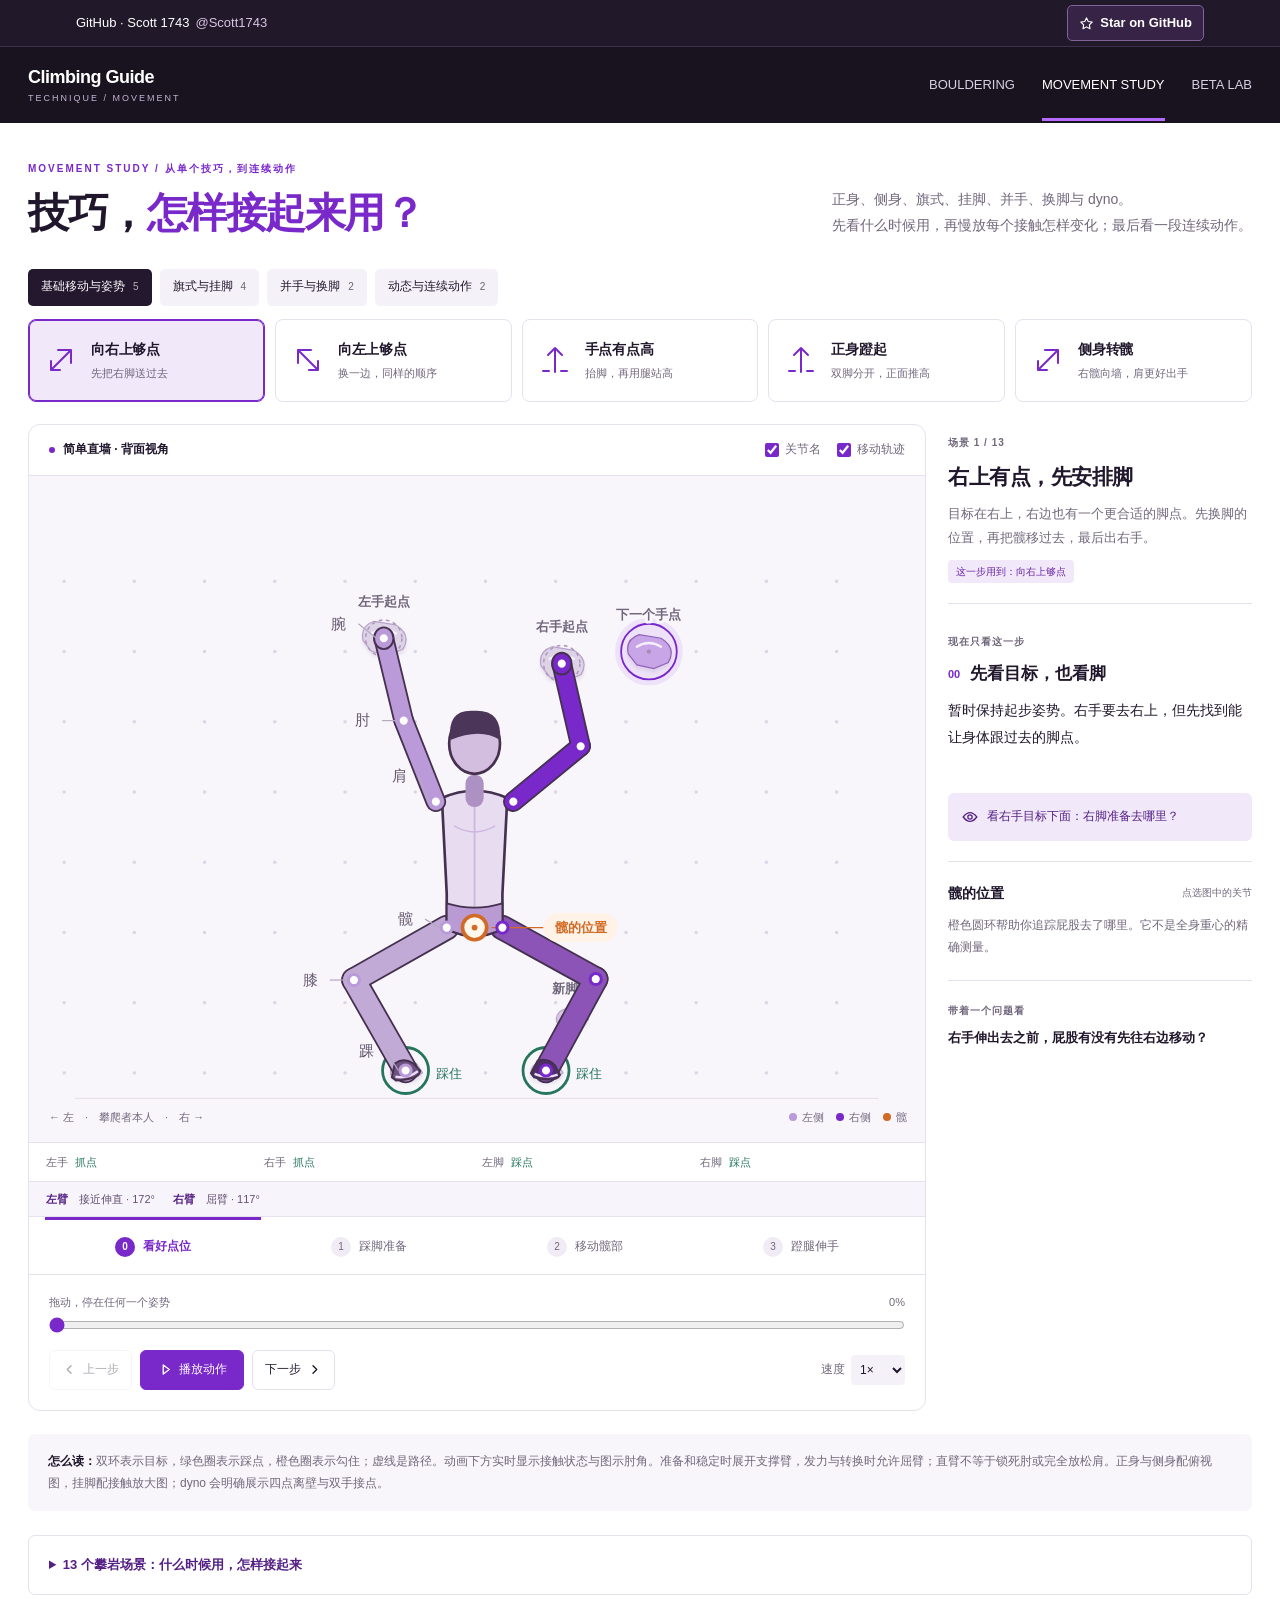
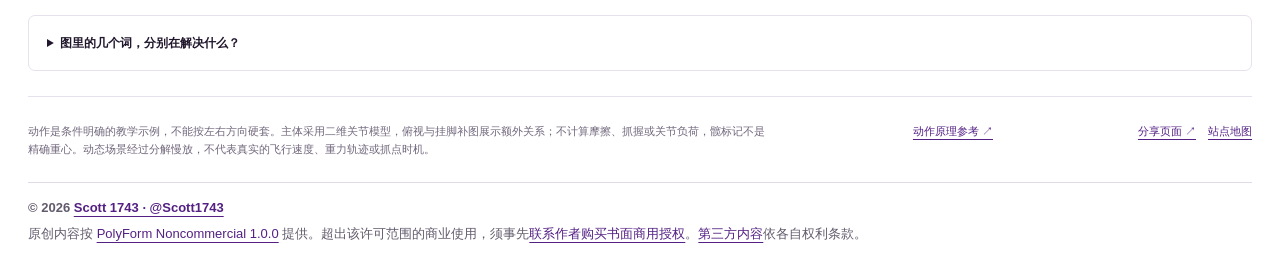
<file: movement-lab.html>
<!doctype html>
<html lang="zh-CN">
<head>
<meta charset="utf-8">
<meta name="viewport" content="width=device-width,initial-scale=1">
<meta name="theme-color" content="#7928ca">
<meta name="description" content="13 个可暂停、慢放的攀岩关节动画，演示正身、侧身、外旗、背旗、脚跟勾、脚尖勾、并手、换脚和 Dyno。观察直臂支撑、脚点与髋部怎样配合。">
<title>攀岩动作动画：旗式、挂脚、换脚与 Dyno｜Movement Study</title>
<style>
:root{--ink:#20172c;--muted:#71677c;--purple:#7928ca;--deep:#542084;--pale:#f1e8fa;--line:#e7e0ed;--wall:#f8f6fb;--left:#ba9ad8;--right:#7928ca;--hip:#d16a24;--foot:#26765b;--paper:#fff}
*{box-sizing:border-box}body{margin:0;background:#fff;color:var(--ink);font-family:-apple-system,BlinkMacSystemFont,"PingFang SC","Microsoft YaHei",sans-serif;line-height:1.65}button,input,select{font:inherit}button,a,input,select{-webkit-tap-highlight-color:transparent}button{cursor:pointer}button:disabled{cursor:default;opacity:.36}a{color:var(--deep);text-underline-offset:4px}button:focus-visible,a:focus-visible,input:focus-visible,select:focus-visible{outline:3px solid #b77ae9;outline-offset:4px}button{color:inherit}button svg{pointer-events:none}::selection{background:#dec5f3}h1,h2,h3,p{margin:0}.topbar{height:76px;background:#18131f;color:#fff;display:flex;align-items:center;justify-content:space-between;padding:0 max(28px,calc((100vw - 1280px)/2));gap:20px}.brand{color:#fff;text-decoration:none;font-size:18px;font-weight:800;line-height:1.25;letter-spacing:-.5px}.brand small{display:block;font-size:9px;font-weight:500;letter-spacing:2px;color:#c8b6d9;margin-top:5px}.toplinks{display:flex;gap:27px;align-items:center;font-size:13px}.toplinks a{color:#d9cfe3;text-decoration:none;white-space:nowrap}.toplinks a[aria-current]{color:#fff;position:relative}.toplinks a[aria-current]:after{content:"";position:absolute;height:3px;bottom:-25px;left:0;right:0;background:#b76aff}
main{max-width:1336px;margin:auto;padding:38px 28px 0}.intro{display:flex;align-items:flex-end;justify-content:space-between;gap:32px;margin-bottom:28px}.eyebrow{font-size:10px;color:var(--purple);font-weight:750;letter-spacing:2px;margin-bottom:8px}.intro h1{font-size:clamp(27px,3.2vw,42px);line-height:1.35;font-weight:800;letter-spacing:-1.5px}.intro h1 em{font-style:normal;color:var(--purple)}.intro p{color:var(--muted);font-size:14px;line-height:1.8;max-width:390px;margin-bottom:3px}.scene-picker{display:grid;grid-template-columns:repeat(5,minmax(0,1fr));gap:10px;margin-bottom:22px}.scene-button{display:flex;align-items:center;text-align:left;gap:13px;background:#fff;border:1px solid var(--line);padding:16px 15px;border-radius:8px;min-height:83px;transition:background .15s,border-color .15s}.scene-button:hover{background:#faf7fd;border-color:#b898d3}.scene-button[aria-pressed=true]{background:var(--pale);border-color:var(--purple);box-shadow:inset 0 0 0 1px var(--purple)}.scene-icon{width:34px;height:34px;flex:none;stroke:var(--purple);fill:none;stroke-width:2;stroke-linecap:round;stroke-linejoin:round}.scene-button strong{display:block;font-size:14px;letter-spacing:-.25px}.scene-button small{display:block;font-size:11px;color:var(--muted);margin-top:3px}.workspace{display:grid;grid-template-columns:minmax(0,1fr) 304px;gap:22px;align-items:start}.viewer{min-width:0;border:1px solid var(--line);border-radius:12px;overflow:hidden;background:#fff}.view-toolbar{display:flex;align-items:center;justify-content:space-between;padding:15px 20px;border-bottom:1px solid var(--line);gap:16px;font-size:12px;flex-wrap:wrap}.view-label{font-weight:650;display:flex;align-items:center;gap:8px}.view-label:before{content:"";width:6px;height:6px;border-radius:50%;background:var(--purple)}.toggles{display:flex;gap:16px;align-items:center;color:var(--muted)}.toggles label{display:flex;gap:6px;align-items:center;cursor:pointer}.toggles input{accent-color:var(--purple);width:14px;height:14px;margin:0}.stage{background:var(--wall);position:relative}.stage>svg{display:block;width:100%;height:auto;aspect-ratio:740/550;touch-action:pan-y}.stage svg text{font-family:-apple-system,BlinkMacSystemFont,"PingFang SC","Microsoft YaHei",sans-serif}.stage svg .joint{cursor:pointer;outline:none}.stage svg .joint:hover .joint-hit,.stage svg .joint:focus-visible .joint-hit{fill:#d2a8f4;fill-opacity:.35;stroke:#7928ca;stroke-width:2}.orientation{position:absolute;left:20px;bottom:15px;color:#746980;font-size:11px;pointer-events:none}.legend{position:absolute;right:18px;bottom:15px;display:flex;align-items:center;gap:12px;font-size:11px;color:#746980;pointer-events:none}.legend span{display:flex;align-items:center;gap:5px}.legend i{width:8px;height:8px;border-radius:50%;background:var(--left)}.legend .right-key{background:var(--right)}.legend .hip-key{background:var(--hip)}.phase-nav{display:grid;grid-template-columns:repeat(4,1fr);border-top:1px solid var(--line);padding:0 16px}.phase-button{border:0;border-top:3px solid transparent;background:#fff;position:relative;display:flex;align-items:center;justify-content:center;gap:8px;min-height:57px;font-size:13px;padding:8px 5px;color:var(--muted)}.phase-button[aria-current=step]{border-top-color:var(--purple);color:var(--purple);font-weight:700}.phase-button .phase-dot{font-size:10px;font-variant-numeric:tabular-nums;display:grid;place-items:center;width:20px;height:20px;border-radius:50%;background:#f0ebf5}.phase-button[aria-current=step] .phase-dot{color:#fff;background:var(--purple)}.playback{padding:18px 20px 20px;border-top:1px solid var(--line)}.scrub-head{display:flex;justify-content:space-between;font-size:11px;color:var(--muted);margin-bottom:3px}.scrub-head output{font-variant-numeric:tabular-nums}.scrub{display:block;width:100%;height:22px;margin:0 0 14px;accent-color:var(--purple);cursor:pointer}.control-row{display:flex;justify-content:space-between;align-items:center;gap:10px}.transport{display:flex;gap:8px}.control{border:1px solid var(--line);background:#fff;border-radius:6px;min-height:40px;display:flex;align-items:center;justify-content:center;gap:6px;padding:8px 12px;font-size:12px;white-space:nowrap}.control:hover{background:var(--pale)}.control.primary{background:var(--purple);color:#fff;border-color:var(--purple);min-width:104px}.control.primary:hover{background:var(--deep)}.control svg{width:15px;height:15px;fill:none;stroke:currentColor;stroke-width:1.8;stroke-linecap:round;stroke-linejoin:round}.speed{display:flex;gap:6px;align-items:center;color:var(--muted);font-size:12px}.speed select{border:0;background:#f5f1f9;border-radius:4px;padding:7px 5px;color:var(--ink);font-size:12px;cursor:pointer}.coach{min-width:0}.scene-brief{padding:4px 0 20px;border-bottom:1px solid var(--line)}.section-tag{font-size:10px;color:var(--muted);letter-spacing:1px;font-weight:650}.scene-brief h2{font-size:21px;line-height:1.45;margin:8px 0 9px;letter-spacing:-.5px}.scene-brief p{font-size:13px;color:var(--muted);line-height:1.85}.focus-panel{padding:23px 0 20px;border-bottom:1px solid var(--line)}.step-title{display:flex;align-items:center;gap:8px;font-size:17px;line-height:1.5;margin:8px 0 10px}.step-number{font-size:11px;font-variant-numeric:tabular-nums;font-weight:600;color:var(--purple);padding-right:2px}.step-copy{font-size:14px;line-height:1.9;min-height:80px}.watch-cue{margin-top:16px;display:flex;gap:9px;align-items:flex-start;background:var(--pale);padding:13px 14px;border-radius:6px;color:var(--deep);font-size:12px;line-height:1.8}.watch-cue svg{flex:none;margin-top:3px;width:16px;height:16px;stroke:currentColor;fill:none;stroke-width:1.6}.body-detail{padding:20px 0;border-bottom:1px solid var(--line)}.joint-heading{display:flex;justify-content:space-between;align-items:center;margin-bottom:9px}.joint-heading strong{font-size:14px;font-weight:650}.joint-heading span{color:var(--muted);font-size:10px}.joint-copy{font-size:12px;color:var(--muted);line-height:1.85;min-height:46px}.one-question{padding:20px 0 0;font-size:13px;line-height:1.9}.one-question .section-tag{display:block;margin-bottom:6px}.one-question b{font-weight:650}.reading-note{margin-top:23px;padding:17px 20px;background:#f8f6fa;border-radius:7px;color:var(--muted);font-size:12px;line-height:1.8}.reading-note strong{font-weight:650;color:var(--ink)}.bottom{display:flex;justify-content:space-between;align-items:flex-start;gap:24px;padding:25px 0 34px;margin-top:25px;border-top:1px solid var(--line);font-size:11px;color:var(--muted)}.bottom p{max-width:740px}.bottom a{white-space:nowrap}.noscript{padding:28px;background:#f1e8fa;margin-bottom:24px}.svg-desc{font-size:12px;fill:#71677c}.hold-text{font-size:11px;font-weight:600;fill:#71677c;paint-order:stroke;stroke:#f8f6fb;stroke-width:5;stroke-linejoin:round}.joint-label{font-size:12px;fill:#665970;paint-order:stroke;stroke:#f8f6fb;stroke-width:5;stroke-linejoin:round}.joint-label-line{stroke:#b6a9c1;stroke-width:1;fill:none}.joint-detail-tag{fill:#fff;stroke:#e1d4eb;stroke-width:1}.cue-text{font-size:12px;font-weight:650;fill:#542084}.support-text{font-size:11px;fill:#26765b}.motion-path{fill:none;stroke:#7928ca;stroke-width:2;stroke-dasharray:4 5;opacity:.55}
@media(min-width:1450px){main{padding-top:44px}.intro{margin-bottom:32px}}
@media(max-width:1100px){.workspace{grid-template-columns:minmax(0,1fr) 260px;gap:18px}.scene-button{padding:13px 10px;gap:8px}.scene-icon{width:27px}.scene-button strong{font-size:12px}.scene-button small{font-size:10px}.step-copy{font-size:13px}.legend{gap:7px;right:12px}.orientation{left:12px}.view-toolbar{padding:13px 15px}.toggles{gap:10px}}
@media(max-width:820px){.topbar{height:66px;padding:0 20px}.toplinks{gap:18px;font-size:12px}.toplinks a[aria-current]:after{bottom:-21px}.brand{font-size:16px}.brand small{font-size:8px;letter-spacing:1.3px}main{padding:28px 18px 0}.intro{display:block;margin-bottom:23px}.intro h1{font-size:32px}.intro p{margin-top:13px;max-width:none;font-size:13px}.scene-picker{display:flex;overflow-x:auto;gap:8px;padding:2px 1px 9px;margin-bottom:12px;scroll-snap-type:x proximity}.scene-button{min-width:174px;flex:none;scroll-snap-align:start;padding:12px 13px;min-height:70px}.scene-button strong{font-size:13px}.scene-button small{font-size:10px}.workspace{grid-template-columns:minmax(0,1fr)}.coach{display:grid;grid-template-columns:1fr 1fr;gap:0 25px}.scene-brief{grid-column:1/-1;padding:4px 0 17px}.scene-brief h2{font-size:20px;margin:4px 0 6px}.focus-panel{padding-top:17px}.step-copy{min-height:70px}.body-detail{padding-top:17px}.one-question{grid-column:1/-1;padding-top:16px}.reading-note{margin-top:18px}.bottom{margin-top:22px}.orientation,.legend{font-size:10px}.legend{gap:9px}.stage>svg{max-height:560px}.scene-brief p{max-width:630px}}
@media(max-width:480px){main{padding:23px 13px 0}.topbar{padding:0 15px}.toplinks{gap:16px}.intro h1{font-size:28px;letter-spacing:-1px}.eyebrow{font-size:9px}.intro p{font-size:12px}.scene-picker{margin-right:-13px}.scene-button{min-width:165px}.view-toolbar{padding:12px;gap:10px;font-size:11px}.toggles{gap:10px;font-size:10px}.toggles input{width:12px;height:12px}.stage>svg{aspect-ratio:740/600}.legend{bottom:10px;right:10px;gap:6px;font-size:9px}.orientation{font-size:9px;left:10px;bottom:10px}.legend i{width:6px;height:6px}.phase-nav{padding:0 7px}.phase-button{font-size:11px;gap:5px;min-height:51px}.phase-button .phase-dot{width:17px;height:17px;font-size:9px}.playback{padding:13px 12px 15px}.control{padding:8px;min-height:40px;font-size:11px;gap:3px}.control.primary{min-width:88px}.transport{gap:6px}.speed{font-size:10px;gap:2px}.speed select{font-size:10px;padding:7px 2px}.coach{grid-template-columns:1fr}.focus-panel{padding-top:17px}.step-copy{min-height:0}.body-detail{padding-top:16px}.joint-copy{min-height:0}.one-question{padding-top:16px}.bottom{display:block;line-height:1.9}.bottom a{display:inline-block;margin-top:10px}.reading-note{padding:14px;font-size:11px}.scene-brief p{font-size:12px}.stage svg .joint-label{font-size:15px}.stage svg .hold-text,.stage svg .cue-text{font-size:14px}}
@media(prefers-reduced-motion:reduce){*{scroll-behavior:auto!important;transition:none!important}}
.category-picker{display:flex;gap:8px;flex-wrap:wrap;margin-bottom:13px}.category-button{border:0;background:#f5f1f9;padding:8px 13px;border-radius:5px;font-size:12px;display:flex;align-items:center;gap:8px;min-height:37px}.category-button small{font-size:10px;opacity:.65}.category-button[aria-pressed=true]{background:#24182f;color:#fff}.scene-button[hidden]{display:none}.scene-picker{grid-template-columns:repeat(5,minmax(0,1fr))}.phase-nav{display:flex;overflow-x:auto;position:relative}.phase-button{flex:1 0 100px;font-size:12px;white-space:nowrap}.contact-status{display:grid;grid-template-columns:repeat(4,minmax(0,1fr));border-top:1px solid var(--line);background:#fff;padding:10px 17px;gap:10px}.contact-chip{display:flex;gap:7px;align-items:center;font-size:11px;white-space:nowrap}.contact-chip b{font-weight:550;color:#71677c}.contact-chip span{color:#26765b}.contact-chip[data-state=free] span{color:#8b7d95}.contact-chip[data-state=heel] span,.contact-chip[data-state=toe] span{color:#a2531b}.tech-label{display:inline-block;font-size:10px;line-height:1.5;border-radius:4px;background:#f1e8fa;color:#6825a2;padding:4px 8px;margin-top:10px}.view-label{max-width:65%}.intro p{max-width:480px}.reading-note a{font-size:inherit}.tech-explainer{margin:20px 0 0;padding:16px 18px;border:1px solid var(--line);border-radius:7px;font-size:12px;line-height:1.85}.tech-explainer summary{cursor:pointer;font-size:12px;font-weight:650}.tech-explainer p{margin-top:10px;color:var(--muted)}
.inset-mobile{display:none}
.arm-status{display:flex;gap:18px;flex-wrap:wrap;padding:8px 17px;background:#f8f4fc;color:#655172;font-size:11px;border-top:1px solid var(--line)}.arm-status strong{color:#542084;font-weight:650}.arm-status span{white-space:nowrap}
@media(max-width:820px){.scene-picker{display:flex}.category-picker{gap:6px}.category-button{padding:7px 10px;font-size:11px}.view-label{max-width:none}.contact-status{padding:9px 13px}.contact-chip{font-size:10px;gap:5px}.phase-button{flex-basis:104px}}
@media(max-width:480px){.category-picker{gap:5px}.category-button{font-size:10px;padding:7px 8px;gap:5px;min-height:34px}.contact-status{padding:10px 10px;gap:5px;grid-template-columns:repeat(2,minmax(0,1fr))}.contact-chip{font-size:10px}.phase-button{font-size:11px}.view-toolbar{align-items:flex-start}.view-label{width:100%}.stage>svg{aspect-ratio:370/550;max-height:none}.intro p{font-size:12px}#inset{display:none}.inset-mobile:not([hidden]){display:flex;justify-content:center;padding:12px;background:#f8f6fb;border-top:1px solid var(--line)}}
@media(max-width:740px){.topbar{height:auto;align-items:flex-start;flex-direction:column;padding:17px 20px;gap:12px}.toplinks{gap:14px;font-size:12px}.toplinks a[aria-current]:after{bottom:-6px}}
@media(max-width:390px){.topbar{padding:16px 18px 13px}.toplinks{gap:17px;font-size:11px}}
.scene-directory{margin-top:24px;padding:18px 20px;border:1px solid var(--line);border-radius:7px;font-size:13px}.scene-directory summary{cursor:pointer;font-weight:650;color:var(--deep)}.scene-directory>p{margin-top:12px;color:var(--muted)}.scene-directory-grid{display:grid;grid-template-columns:1fr 1fr;gap:20px 30px;margin-top:20px}.scene-directory h3{font-size:14px;margin-bottom:7px}.scene-directory p{color:var(--muted);line-height:1.8}.scene-order{margin-top:8px;font-size:11px}.page-share{display:flex;gap:12px;align-items:center;flex-wrap:wrap}.page-share button{font:inherit;color:var(--deep);background:none;border:0;padding:0;text-decoration:underline;text-underline-offset:4px}.page-share [role="status"]:empty{display:none}@media(max-width:600px){.scene-directory-grid{grid-template-columns:1fr}.bottom{flex-wrap:wrap}}
</style>
<link rel="canonical" href="https://scott1743.github.io/climbing-guide/movement-lab.html">
<link rel="sitemap" type="application/xml" href="sitemap.xml">
<meta name="robots" content="index,follow,max-image-preview:large">
<meta property="og:type" content="website">
<meta property="og:site_name" content="Climbing Guide">
<meta property="og:locale" content="zh_CN">
<meta property="og:title" content="攀岩动作动画：旗式、挂脚、换脚与 Dyno｜Movement Study">
<meta property="og:description" content="13 个可暂停、慢放的攀岩关节动画，演示正身、侧身、外旗、背旗、脚跟勾、脚尖勾、并手、换脚和 Dyno。观察直臂支撑、脚点与髋部怎样配合。">
<meta property="og:url" content="https://scott1743.github.io/climbing-guide/movement-lab.html">
<meta property="og:image" content="https://scott1743.github.io/climbing-guide/assets/share-cover.png">
<meta property="og:image:type" content="image/png">
<meta property="og:image:width" content="1200">
<meta property="og:image:height" content="630">
<meta property="og:image:alt" content="Climbing Guide：把攀岩动作看明白，紫色关节人物展示长臂支撑">
<meta name="twitter:card" content="summary_large_image">
<meta name="twitter:title" content="攀岩动作动画：旗式、挂脚、换脚与 Dyno｜Movement Study">
<meta name="twitter:description" content="13 个可暂停、慢放的攀岩关节动画，演示正身、侧身、外旗、背旗、脚跟勾、脚尖勾、并手、换脚和 Dyno。观察直臂支撑、脚点与髋部怎样配合。">
<meta name="twitter:image" content="https://scott1743.github.io/climbing-guide/assets/share-cover.png">
<meta name="twitter:image:alt" content="Climbing Guide 攀岩动作图解与线路实验室">
<link rel="icon" type="image/svg+xml" href="favicon.svg">
<script type="application/ld+json">
{
  "@context": "https://schema.org",
  "@graph": [
    {
      "@type": "WebSite",
      "@id": "https://scott1743.github.io/climbing-guide/#website",
      "url": "https://scott1743.github.io/climbing-guide/",
      "name": "Climbing Guide",
      "inLanguage": "zh-CN"
    },
    {
      "@type": "WebPage",
      "@id": "https://scott1743.github.io/climbing-guide/movement-lab.html#webpage",
      "url": "https://scott1743.github.io/climbing-guide/movement-lab.html",
      "name": "攀岩动作动画：旗式、挂脚、换脚与 Dyno｜Movement Study",
      "description": "13 个可暂停、慢放的攀岩关节动画，演示正身、侧身、外旗、背旗、脚跟勾、脚尖勾、并手、换脚和 Dyno。观察直臂支撑、脚点与髋部怎样配合。",
      "inLanguage": "zh-CN",
      "isPartOf": {
        "@id": "https://scott1743.github.io/climbing-guide/#website"
      },
      "primaryImageOfPage": {
        "@type": "ImageObject",
        "url": "https://scott1743.github.io/climbing-guide/assets/share-cover.png",
        "width": 1200,
        "height": 630
      },
      "mainEntity": {
        "@id": "https://scott1743.github.io/climbing-guide/movement-lab.html#learning"
      }
    },
    {
      "@type": "LearningResource",
      "@id": "https://scott1743.github.io/climbing-guide/movement-lab.html#learning",
      "url": "https://scott1743.github.io/climbing-guide/movement-lab.html",
      "name": "攀岩动作动画：旗式、挂脚、换脚与 Dyno｜Movement Study",
      "description": "13 个可暂停、慢放的攀岩关节动画，演示正身、侧身、外旗、背旗、脚跟勾、脚尖勾、并手、换脚和 Dyno。观察直臂支撑、脚点与髋部怎样配合。",
      "inLanguage": "zh-CN",
      "educationalLevel": "Beginner",
      "isAccessibleForFree": true,
      "learningResourceType": "互动图解",
      "teaches": [
        "正身与侧身",
        "外旗与背旗",
        "脚跟勾与脚尖勾",
        "换脚与并手",
        "Dyno 的动作顺序"
      ]
    }
  ]
}
</script>
<link rel="stylesheet" href="project-credit.css">
</head>
<body>
<div class="project-bar">
  <div class="project-bar-inner">
    <a class="project-owner" href="https://github.com/Scott1743">GitHub · Scott 1743 <span>@Scott1743</span></a>
    <a class="project-star" href="https://github.com/Scott1743/climbing-guide" target="_blank" rel="noopener" aria-label="在 GitHub 上为 Climbing Guide 加星（新窗口）"><svg viewBox="0 0 24 24" width="15" height="15" fill="none" stroke="currentColor" stroke-width="1.8" stroke-linejoin="round" aria-hidden="true"><path d="m12 3 2.8 5.7 6.3.9-4.5 4.5 1 6.3L12 17.4l-5.6 3 1-6.3L3 9.6l6.2-.9L12 3Z"/></svg>Star on GitHub</a>
  </div>
</div>
<header class="topbar"><a class="brand" href="index.html">Climbing Guide<small>TECHNIQUE / MOVEMENT</small></a><nav class="toplinks" aria-label="页面导航"><a href="index.html">BOULDERING</a><a href="movement-lab.html" aria-current="page">MOVEMENT STUDY</a><a href="route-lab.html">BETA LAB</a></nav></header>
<main>
<section class="intro"><div><div class="eyebrow">MOVEMENT STUDY / 从单个技巧，到连续动作</div><h1>技巧，<em>怎样接起来用？</em></h1></div><p>正身、侧身、旗式、挂脚、并手、换脚与 dyno。<br>先看什么时候用，再慢放每个接触怎样变化；最后看一段连续动作。</p></section>
<noscript><p class="noscript">请启用 JavaScript 以播放关节动画。本页不需要联网。</p></noscript>
<div id="categories" class="category-picker" role="group" aria-label="选择场景类别"></div>
<div id="scenes" class="scene-picker" role="group" aria-label="选择动作场景"></div>
<div class="workspace">
<section class="viewer" aria-label="攀岩动作动画">
<div class="view-toolbar"><span class="view-label" id="view-label">简单直墙 · 背面视角</span><div class="toggles"><label><input id="show-labels" type="checkbox" checked>关节名</label><label><input id="show-trail" type="checkbox" checked>移动轨迹</label></div></div>
<div class="stage" id="stage-wrap"><svg id="wall" viewBox="0 0 740 550" role="group" aria-labelledby="svg-title svg-desc"><title id="svg-title">踩脚、移髋、伸手的关节动画</title><desc id="svg-desc">背面看攀爬者，画面左边对应攀爬者左边。浅紫色为左侧肢体，深紫色为右侧；橙色圆环提示髋的位置。十二个关节可以点选。</desc><defs><pattern id="bolts" width="58" height="58" patternUnits="userSpaceOnUse"><circle cx="29" cy="29" r="1.4" fill="#dbd3e4"/></pattern><filter id="hold-shadow" x="-50%" y="-50%" width="200%" height="200%"><feDropShadow dx="0" dy="3" stdDeviation="1.5" flood-color="#8a709d" flood-opacity=".15"/></filter><marker id="arrow-purple" viewBox="0 0 10 10" refX="7" refY="5" markerWidth="5" markerHeight="5" orient="auto-start-reverse"><path d="M1 1 L8 5 L1 9" fill="none" stroke="#7928ca" stroke-width="1.6"/></marker><marker id="arrow-orange" viewBox="0 0 10 10" refX="7" refY="5" markerWidth="5" markerHeight="5" orient="auto-start-reverse"><path d="M1 1 L8 5 L1 9" fill="none" stroke="#d16a24" stroke-width="1.6"/></marker></defs><rect width="740" height="550" fill="#f8f6fb"/><rect x="25" y="32" width="690" height="490" rx="8" fill="url(#bolts)"/><path d="M38 514 H702" stroke="#e7e0ed" stroke-width="1"/><g id="holds"></g><g id="trails"></g><g id="contact-rings"></g><g id="person"></g><g id="annotations"></g><g id="joint-nodes"></g><g id="joint-labels"></g></svg><div class="orientation">← 左　·　攀爬者本人　·　右 →</div><div class="legend"><span><i></i>左侧</span><span><i class="right-key"></i>右侧</span><span><i class="hip-key"></i>髋</span></div></div>
<div id="inset-mobile" class="inset-mobile" hidden aria-label="补充视角"></div>
<div id="contact-status" class="contact-status" aria-label="当前手脚的接触状态"></div>
<div id="arm-status" class="arm-status" aria-label="当前手臂姿态"></div>
<div id="phases" class="phase-nav" role="group" aria-label="跳转动作阶段"></div>
<div class="playback"><label class="scrub-head" for="progress"><span>拖动，停在任何一个姿势</span><output id="progress-label" for="progress">0%</output></label><input class="scrub" id="progress" type="range" min="0" max="3000" step="1" value="0" aria-label="动作进度"><div class="control-row"><div class="transport"><button type="button" id="prev" class="control" aria-label="上一步"><svg viewBox="0 0 20 20"><path d="M12 5 L7 10 L12 15"/></svg>上一步</button><button type="button" id="play" class="control primary"><svg viewBox="0 0 20 20"><path d="M7 4 L15 10 L7 16 Z"/></svg><span>播放动作</span></button><button type="button" id="next" class="control" aria-label="下一步">下一步<svg viewBox="0 0 20 20"><path d="M8 5 L13 10 L8 15"/></svg></button></div><label class="speed" for="speed">速度<select id="speed"><option value="0.5">0.5×</option><option value="1" selected>1×</option><option value="1.5">1.5×</option></select></label></div></div>
</section>
<aside class="coach" aria-label="动作说明">
<div class="scene-brief"><span class="section-tag" id="scene-count"></span><h2 id="scene-title"></h2><p id="scene-description"></p><span class="tech-label" id="tech-label"></span></div>
<div class="focus-panel"><span class="section-tag">现在只看这一步</span><h3 class="step-title"><span id="step-number" class="step-number">00</span><span id="step-title"></span></h3><p id="step-copy" class="step-copy"></p><div class="watch-cue"><svg viewBox="0 0 20 20" aria-hidden="true"><path d="M1.5 10 Q10 -1 18.5 10 Q10 21 1.5 10Z"/><circle cx="10" cy="10" r="2.7"/></svg><span id="step-cue"></span></div></div>
<div class="body-detail"><div class="joint-heading"><strong id="joint-title">髋的位置</strong><span>点选图中的关节</span></div><p id="joint-copy" class="joint-copy">橙色圆环帮助你追踪屁股去了哪里。它不是全身重心的精确测量。</p></div>
<p class="one-question"><span class="section-tag">带着一个问题看</span><b id="scene-question"></b></p>
</aside>
</div>
<p class="reading-note"><strong>怎么读：</strong>双环表示目标，绿色圈表示踩点，橙色圈表示勾住；虚线是路径。动画下方实时显示接触状态与图示肘角。准备和稳定时展开支撑臂，发力与转换时允许屈臂；直臂不等于锁死肘或完全放松肩。正身与侧身配俯视图，挂脚配接触放大图；dyno 会明确展示四点离壁与双手接点。</p>
<!-- scene-directory --><details class="scene-directory"><summary>13 个攀岩场景：什么时候用，怎样接起来</summary><p>先读场景条件，再点名称观看动画。左右方向只是一个条件，还要结合脚点、身体位置和下一次出手。</p><div class="scene-directory-grid"><article><h3><a href="#right" data-open-scene="right">向右上够点</a></h3><p>目标在右上，右边也有一个更合适的脚点。先换脚的位置，再把髋移过去，最后出右手。</p><p class="scene-order">看好点位 → 踩脚准备 → 移动髋部 → 蹬腿伸手</p></article>
<article><h3><a href="#left" data-open-scene="left">向左上够点</a></h3><p>这组点位与第一个场景左右对称。先放好左脚，再把髋移向左边，最后出左手。</p><p class="scene-order">看好点位 → 踩脚准备 → 移动髋部 → 蹬腿伸手</p></article>
<article><h3><a href="#high" data-open-scene="high">手点有点高</a></h3><p>目标主要在上方。先找到较高的脚点，再把身体移到能推起的位置；站起时，另一只脚可以离开低脚点。</p><p class="scene-order">看好点位 → 踩脚准备 → 移动髋部 → 蹬腿伸手</p></article>
<article><h3><a href="#balance" data-open-scene="balance">外旗</a></h3><p>右脚有可用支撑，左脚没有合适的新点。左腿向左侧伸出，配合髋的位置调整，再尝试移动右手。</p><p class="scene-order">看好点位 → 踩脚准备 → 移动髋部 → 蹬腿伸手</p></article>
<article><h3><a href="#swap" data-open-scene="swap">换脚</a></h3><p>中间是一个足够大的脚点。先把左脚换过去接替支撑，腾出右脚去踩右侧点，然后再移动身体。</p><p class="scene-order">看好点位 → 踩脚准备 → 移动髋部 → 蹬腿伸手</p></article>
<article><h3><a href="#square" data-open-scene="square">正身蹬起</a></h3><p>两侧都有合适的脚点，目标主要在上方。胸与髋大致正对墙，先站起，再移动右手；不必每一步都强行转髋。</p><p class="scene-order">看点位 → 踩稳两脚 → 正身站起 → 右手接点</p></article>
<article><h3><a href="#turn" data-open-scene="turn">侧身转髋</a></h3><p>脚点允许身体转动时，可以让一侧髋靠近墙，改变肩的位置和出手方向。主体是沿墙投影，转动请同时看左上俯视图。</p><p class="scene-order">起步 → 右脚找位 → 转右髋 → 右手出手</p></article>
<article><h3><a href="#backflag" data-open-scene="backflag">背旗</a></h3><p>左手与左脚保留连接，右手准备向右出。右腿从左腿后方穿过，帮助把身体安排到支撑附近；和外旗的走向不同。</p><p class="scene-order">辨认支撑 → 右腿后穿 → 髋找位置 → 右手出手</p></article>
<article><h3><a href="#heel" data-open-scene="heel">脚跟勾</a></h3><p>左侧凸点提供脚跟接触面。抬起左脚，脚跟放到点上并主动拉住，让髋靠近左侧，再出左手；它不是普通的脚尖踩点。</p><p class="scene-order">找可勾的点 → 放好脚跟 → 主动勾拉 → 左手出手</p></article>
<article><h3><a href="#toe" data-open-scene="toe">脚尖勾</a></h3><p>在有合适下缘的点或体积上，用脚背靠近脚尖的胶面勾住。左脚形成拉的连接，配合右脚踩点，让右手有机会移动。</p><p class="scene-order">看下缘 → 放入脚尖 → 保持勾拉 → 右手接点</p></article>
<article><h3><a href="#match" data-open-scene="match">并手</a></h3><p>右边的大手点有足够位置容纳两手。左手跟到右手所在点，再让右手继续往右出；并手是在重新分配下一次出手。</p><p class="scene-order">读点位 → 安排脚 → 身体靠近 → 左手并入 → 右手再出</p></article>
<article><h3><a href="#dyno" data-open-scene="dyno">Dyno 动态跳</a></h3><p>双手 dyno 的手臂姿态会改变：下沉准备时展开，蹬起时屈曲配合，远点接点时伸长，再经过屈臂缓冲回到长臂。肩始终保持主动控制。</p><p class="scene-order">预备 → 展开手臂 → 蹬起 → 腾空 → 长臂接点 → 屈臂缓冲 → 恢复长臂</p></article>
<article><h3><a href="#combo" data-open-scene="combo">连续动作串联</a></h3><p>同一组连续点位：先换脚让右脚去右侧，再用外旗辅助左手并到大点，最后继续出右手。每个技巧都在为下一次移动服务。</p><p class="scene-order">读线 → 换脚 → 右脚踩点 → 外旗 → 移髋 → 并手 → 再出手</p></article></div></details><!-- /scene-directory -->
<details class="tech-explainer"><summary>图里的几个词，分别在解决什么？</summary><p><b>正身：</b>胸与髋大致正对墙，两腿可以参与推起。<b>侧身：</b>一侧髋转向墙，改变肩与目标的位置。<b>旗式：</b>自由腿调整身体分布，帮助处理失衡；它不一定要踩点。<b>脚跟勾 / 脚尖勾：</b>用脚跟或脚背前端与岩点形成拉的连接，和普通脚尖踩点不同。<b>并手：</b>两手先后占据同一大手点，重新安排下一只出手。<b>换脚：</b>一只脚接替另一只脚的位置。<b>Dyno：</b>借助蹬起和身体动量完成远距转移，本页展示四点离壁的一种。</p><p>动作说明参考：<a href="https://www.rei.com/learn/expert-advice/climbing-techniques.html" target="_blank" rel="noopener">REI 动作基础</a> · <a href="https://www.climbing.com/skills/how-to-heel-hook/" target="_blank" rel="noopener">脚跟勾教学</a> · <a href="https://www.climbing.com/skills/rock-climbing-technique-foot-toe-hooks-tips/" target="_blank" rel="noopener">脚尖勾教学</a>。动画为原创简化示意。</p></details>
<footer class="bottom project-footer"><p>动作是条件明确的教学示例，不能按左右方向硬套。主体采用二维关节模型，俯视与挂脚补图展示额外关系；不计算摩擦、抓握或关节负荷，髋标记不是精确重心。动态场景经过分解慢放，不代表真实的飞行速度、重力轨迹或抓点时机。</p><a href="https://www.rei.com/learn/expert-advice/climbing-techniques.html" target="_blank" rel="noopener">动作原理参考 ↗</a><div class="page-share"><button type="button" data-share-page hidden>分享页面 ↗</button><span role="status" aria-live="polite"></span><a href="sitemap.xml">站点地图</a></div>
<div class="project-license">
  <p class="project-credit">© 2026 <a href="https://github.com/Scott1743">Scott 1743 · @Scott1743</a></p>
  <p>原创内容按 <a href="LICENSE">PolyForm Noncommercial 1.0.0</a> 提供。超出该许可范围的商业使用，须事先<a href="mailto:512981271@qq.com?subject=Climbing%20Guide%20Commercial%20License">联系作者购买书面商用授权</a>。<a href="THIRD_PARTY_NOTICES.md">第三方内容</a>依各自权利条款。</p>
</div>
</footer>
</main>
<script>
(() => {
'use strict';
const $=id=>document.getElementById(id), svgNS='http://www.w3.org/2000/svg';
const C={left:'#ba9ad8',right:'#7928ca',outline:'#45314f',hip:'#d16a24',foot:'#26765b'};
const PHASES=['看好点位','踩脚准备','移动髋部','蹬腿伸手'];
const point=(x,y)=>[x,y], frame=(hip,lh,rh,lf,rf,free=[],meta={})=>({hip,lh,rh,lf,rf,free,...meta});
const A=point(293,134), B=point(440,155), L=point(311,491), R=point(427,491), R2=point(448,447), T=point(512,145);
const base=()=>frame([368,351],A,B,L,R);
const sceneRight={id:'right',name:'向右上够点',short:'先把右脚送过去',icon:'right',title:'右上有点，先安排脚',description:'目标在右上，右边也有一个更合适的脚点。先换脚的位置，再把髋移过去，最后出右手。',question:'右手伸出去之前，屁股有没有先往右边移动？',holds:[{p:A,t:'hand',label:'左手起点'},{p:B,t:'hand',label:'右手起点'},{p:L,t:'foot'},{p:R,t:'foot'},{p:R2,t:'foot',label:'新脚点'},{p:T,t:'target',label:'下一个手点'}],frames:[base(),frame([368,351],A,B,L,R2),frame([406,350],A,B,L,R2),frame([408,337],A,T,L,R2)],steps:[['先看目标，也看脚','暂时保持起步姿势。右手要去右上，但先找到能让身体跟过去的脚点。','看右手目标下面：右脚准备去哪里？'],['右脚先换到右侧','手先留在原点，右脚离开低脚点，落到右上方的新脚点。','只有右脚在换点，其他三个接触保留。'],['屁股先向右移','右脚放好以后，把髋往右移，让腿有更好的位置参与下一步。','看橙色圆环先移动，右手仍留在原点。'],['右腿推，右手再接点','右腿参与推起身体，右手才离开起点，去接右上的手点。','脚点保持固定，手沿弧线换点。']]};
function mirrorScene(s){
 const mp=p=>[740-p[0],p[1]];
 return {...s,id:'left',name:'向左上够点',short:'换一边，同样的顺序',icon:'left',title:'换到左边，顺序不变',description:'这组点位与第一个场景左右对称。先放好左脚，再把髋移向左边，最后出左手。',question:'把右换成左之后，你还能认出同一套动作顺序吗？',holds:s.holds.map(h=>({...h,p:mp(h.p),label:h.label?.replace(/左/g,'@').replace(/右/g,'左').replace(/@/g,'右')})),frames:s.frames.map(f=>frame(mp(f.hip),mp(f.rh),mp(f.lh),mp(f.rf),mp(f.lf),f.free.map(k=>({lh:'rh',rh:'lh',lf:'rf',rf:'lf'}[k])))),steps:s.steps.map(st=>st.map(t=>t.replace(/左/g,'@').replace(/右/g,'左').replace(/@/g,'右')))};
}
const scenes=[sceneRight,mirrorScene(sceneRight),
{id:'high',name:'手点有点高',short:'抬脚，再用腿站高',icon:'high',title:'先站高一点，再够上去',description:'目标主要在上方。先找到较高的脚点，再把身体移到能推起的位置；站起时，另一只脚可以离开低脚点。',question:'手还没抓到目标时，身体是怎样先升高的？',holds:[{p:[293,155],t:'hand',label:'左手起点'},{p:[445,165],t:'hand',label:'右手起点'},{p:[305,495],t:'foot'},{p:[430,495],t:'foot'},{p:[424,423],t:'foot',label:'较高脚点'},{p:[484,89],t:'target',label:'更高的手点'}],frames:[frame([370,360],[293,155],[445,165],[305,495],[430,495]),frame([370,360],[293,155],[445,165],[305,495],[424,423]),frame([401,350],[293,155],[445,165],[305,495],[424,423]),frame([405,277],[293,155],[484,89],[331,429],[424,423],['lf'])],steps:[['手点高，先找脚','先不急着向上拉。目标下方的高脚点，能改变身体接下来站起的位置。','比较右脚旧点和新点的高度。'],['把右脚抬上去','两只手留在原点，右脚抬到较高的脚点。腿先弯着，准备后续推起。','抬脚时，屁股暂时不跟着升高。'],['髋移向承重脚','把髋往右脚方向移，给右腿站起腾出位置。这一步还没有出手。','髋先横移，右手保持原处。'],['蹬腿站高，再接手点','右腿逐渐伸展，身体升高，同时右手接高点；左脚自然离开低点，避免被拖在下面。','右脚留在原点，髋往上走。']]},
{id:'balance',name:'只有一脚好踩',short:'让空着的腿帮忙',icon:'balance',title:'一只脚踩住，另一腿找平衡',description:'右脚有可用支撑，左脚没有合适的新点。左腿向左侧伸出，配合髋的位置调整，再尝试移动右手。',question:'不去踩点的左腿，也能帮助你保持身体位置吗？',holds:[{p:[300,148],t:'hand',label:'左手起点'},{p:[438,155],t:'hand',label:'右手起点'},{p:[327,479],t:'foot'},{p:[426,479],t:'foot',label:'右脚支撑'},{p:[504,133],t:'target',label:'下一个手点'}],frames:[frame([370,342],[300,148],[438,155],[327,479],[426,479]),frame([378,342],[300,148],[438,155],[278,444],[426,479],['lf']),frame([407,337],[300,148],[438,155],[278,444],[426,479],['lf']),frame([410,326],[300,148],[504,133],[278,444],[426,479],['lf'])],steps:[['先看哪些点能保留','右手准备移动时，左手和右脚会保留连接。左腿可以调整位置，不必勉强去找不存在的脚点。','认清右脚支撑，以及接下来要空出的右手。'],['右脚踩稳，左腿伸开','右脚留在点上，左脚离开旧点，左腿向左侧伸出。这里的自由脚不画成踩住岩点。','绿色圈只留在真正踩住的右脚。'],['髋调整，自由腿配合','髋往右脚附近移动，左腿留在左侧帮助调节身体分布。这是旗式的一种示意。','看左腿与髋的位置怎样一起变化。'],['保持腿的位置，再出手','右脚继续支撑，左腿保留平衡位置，右手去接目标。真实的开门转动发生在三维空间，本图只展示准备动作。','伸手时，左腿没有立刻收回来。']]},
{id:'swap',name:'先腾出一只脚',short:'换脚后，再向右移动',icon:'swap',title:'同样右上，这次先换脚',description:'中间是一个足够大的脚点。先把左脚换过去接替支撑，腾出右脚去踩右侧点，然后再移动身体。',question:'同样的右上手点，为什么这次要先多做一次换脚？',holds:[{p:A,t:'hand',label:'左手起点'},{p:B,t:'hand',label:'右手起点'},{p:[315,490],t:'foot'},{p:[393,476],t:'wide',label:'可换脚的大脚点'},{p:[454,442],t:'foot',label:'右侧脚点'},{p:T,t:'target',label:'下一个手点'}],frames:[frame([350,343],A,B,[315,490],[393,476]),frame([361,343],A,B,[387,476],[432,466],['rf']),frame([398,342],A,B,[387,476],[454,442]),frame([418,330],A,T,[387,476],[454,442])],steps:[['目标一样，脚下不同','右脚正占着中间的好脚点，左脚还在左边。为了让右脚能去右侧，先准备接替支撑。','这次先看脚，不急着套用第一个场景。'],['左脚接替，右脚腾出','在足够大的脚点上，左脚靠近并接替右脚的位置；右脚再离点。动画先并脚，再让右脚离开。','换脚时，先接替，再离开；不是两脚一起跳。'],['右脚去新点，髋再跟上','右脚先落到右侧点，随后髋再向右移；左脚保留在中间的大脚点上。','这一步仍然把脚的变化放在手之前。'],['脚下安排好，右手接点','两只脚的位置已经改变，再用腿配合身体移动，右手接上目标点。','右手目标没变，准备动作却与第一场景不同。']]}
];
// Each scene states its own support conditions. Extra views explain relationships
// that a drawing parallel to the wall cannot show by itself.
scenes[3].name='外旗';scenes[3].short='自由腿留在身体外侧';
scenes[4].name='换脚';scenes[4].short='一脚接替，再腾出另一脚';
scenes.push(
{id:'square',name:'正身蹬起',short:'双脚分开，正面推高',icon:'high',view:'背面投影 ＋ 俯视补图',inset:'top',title:'两脚分开，正身也能推进',description:'两侧都有合适的脚点，目标主要在上方。胸与髋大致正对墙，先站起，再移动右手；不必每一步都强行转髋。',question:'这一组点位，保持正身能否让两条腿一起参与？',phases:['看点位','踩稳两脚','正身站起','右手接点'],holds:[{p:[290,160],t:'hand',label:'左手'},{p:[446,160],t:'hand',label:'右手'},{p:[300,493],t:'foot'},{p:[440,493],t:'foot'},{p:[419,116],t:'target',label:'上方目标'}],frames:[frame([368,365],[290,160],[446,160],[300,493],[440,493]),frame([368,372],[290,160],[446,160],[300,493],[440,493]),frame([368,328],[290,160],[446,160],[300,493],[440,493],[],{longArm:0}),frame([368,328],[290,160],[419,116],[300,493],[440,493])],steps:[['两边有脚，可以正身','看两只脚是否都有可用支撑。这里选择正身，是点位允许的选择，不是所有线路的默认答案。','俯视图中，左右髋与墙的距离接近。'],['两脚留点，准备推起','脚尖不在点上滑动。髋保持较低，手臂自然展开，膝盖弯曲，准备腿的伸展。','两只脚都有绿色接触圈。'],['腿推身体，躯干保持正向','两腿逐渐伸展，髋上移，左右肩仍大致平行于墙面。手暂时不换点。','看髋升高，俯视图没有转成侧身。'],['身体就位后，右手接点','脚下继续支撑，右手接到新点，身体随之重新找到长臂的位置。这是正身推进后再稳定的一种用法。','正身也可以完成“腿先推、手后接”。']]},
{id:'turn',name:'侧身转髋',short:'右髋向墙，肩更好出手',icon:'right',view:'背面投影 ＋ 俯视补图',inset:'top',title:'向右出手，试着让右髋转近墙',description:'脚点允许身体转动时，可以让一侧髋靠近墙，改变肩的位置和出手方向。主体是沿墙投影，转动请同时看左上俯视图。',question:'右髋转近墙后，右肩和目标之间的关系改变了吗？',phases:['起步','右脚找位','转右髋','右手出手'],holds:[{p:A,t:'hand',label:'左手'},{p:B,t:'hand',label:'右手'},{p:[318,487],t:'foot'},{p:R,t:'foot'},{p:R2,t:'foot',label:'右脚新点'},{p:T,t:'target',label:'右上目标'}],frames:[frame([368,351],A,B,[318,487],R),frame([368,351],A,B,[318,487],R2),frame([400,343],A,B,[318,487],R2,[],{yaw:55}),frame([404,335],A,T,[318,487],R2,[],{yaw:55})],steps:[['身体先保持正身','先确认脚点是否允许转动，不急着用手把身体拽向目标。','俯视图里，两边髋离墙大致一样远。'],['右脚放到能转身的位置','右脚换到右侧点，手和左脚保持连接。脚法要配合整条腿的转动。','右脚移动，髋还没有明显转动。'],['右髋转近墙','身体移动并转动，让右髋更靠近墙。俯视小图显示墙外方向的变化；主体宽度只作投影提示。','看右侧深紫色髋点靠近俯视图中的墙。'],['保留侧身，右手出手','脚继续施压、躯干保留侧向位置，再让右手接点。侧身是否适合，仍取决于岩点受力方向。','转髋是在替出手做准备。']]},
{id:'backflag',name:'背旗',short:'自由腿从支撑腿后穿过',icon:'balance',view:'背面投影 · 虚线腿在后方',title:'同侧手脚支撑，用背旗调整位置',description:'左手与左脚保留连接，右手准备向右出。右腿从左腿后方穿过，帮助把身体安排到支撑附近；和外旗的走向不同。',question:'背旗中，右腿是向右打开，还是从左腿后穿向左边？',phases:['辨认支撑','右腿后穿','髋找位置','右手出手'],holds:[{p:[300,148],t:'hand',label:'左手支撑'},{p:[438,155],t:'hand'},{p:[345,479],t:'foot',label:'左脚支撑'},{p:[426,479],t:'foot'},{p:[481,145],t:'target',label:'右手目标'}],frames:[frame([370,342],[300,148],[438,155],[345,479],[426,479]),frame([365,342],[300,148],[438,155],[345,479],[285,445],['rf'],{backLeg:'rf'}),frame([353,337],[300,148],[438,155],[345,479],[285,445],['rf'],{backLeg:'rf'}),frame([353,337],[300,148],[481,145],[345,479],[285,445],['rf'],{backLeg:'rf'})],steps:[['左手和左脚保留连接','出右手之后，主要连接会落在左侧。先为身体可能转开的趋势做准备。','先认清左手与左脚，不把后穿腿当承重脚。'],['右腿从左腿后方穿过','右脚离点，右腿绕到左腿后方，脚向左侧伸。虚线和透明度表示这条腿在后面。','右腿经过身体中线，而不是向右外展。'],['髋重新找位置','后穿的右腿配合髋的位置变化，让身体更适合下一次出手。真实平衡还包含墙外方向。','看髋往左侧支撑附近移动。'],['保留背旗，再移动右手','右腿保持后穿位置，右手接目标；抓稳后再为下一步重新安排脚。','出手时自由腿没有立即甩回右侧。']]},
{id:'heel',name:'脚跟勾',short:'把腿当作拉的连接',icon:'hook',view:'沿墙投影 ＋ 脚跟接触放大',inset:'heel',title:'左侧有凸点，用脚跟勾住再移动',description:'左侧凸点提供脚跟接触面。抬起左脚，脚跟放到点上并主动拉住，让髋靠近左侧，再出左手；它不是普通的脚尖踩点。',question:'脚跟放上去以后，髋有没有顺着这条拉的连接靠过去？',phases:['找可勾的点','放好脚跟','主动勾拉','左手出手'],holds:[{p:A,t:'hand',label:'左手'},{p:B,t:'hand',label:'右手'},{p:L,t:'foot'},{p:[420,468],t:'foot'},{p:[260,350],t:'heel',label:'脚跟接触面'},{p:[235,125],t:'target',label:'左手目标'}],frames:[frame([368,351],A,B,L,[420,468]),frame([368,351],A,B,[260,350],[420,468],[],{hooks:{lf:'heel'}}),frame([335,341],A,B,[260,350],[420,468],[],{hooks:{lf:'heel'}}),frame([325,329],[235,125],B,[260,350],[420,468],[],{hooks:{lf:'heel'}})],steps:[['先找脚跟能接触的位置','目标在左边，左侧凸点可能提供勾脚的机会。先看接触面，再抬腿。','左上放大图标出脚跟接触面。'],['把左脚跟放好','左脚从低点移到侧面的凸点，接触位置换成脚跟。这个放置需要准确，不能只把脚甩上去。','橙色接触圈与普通绿色踩点圈不同。'],['腿主动拉，髋靠过去','脚跟保持连接，腿主动参与，把髋移向左侧。手和右脚仍保留各自支撑。','脚跟不是被动挂着，髋的位置在改变。'],['保留勾脚，左手接点','脚跟勾住的连接还在，左手才离开原点向左接点。下一步是否解除勾脚，需要重新安排支撑。','勾脚在出手过程中持续保留。']]},
{id:'toe',name:'脚尖勾',short:'用鞋面前端勾住下缘',icon:'hook',view:'沿墙投影 ＋ 岩点下缘放大',inset:'toe',title:'勾住岩点下缘，保留身体张力',description:'在有合适下缘的点或体积上，用脚背靠近脚尖的胶面勾住。左脚形成拉的连接，配合右脚踩点，让右手有机会移动。',question:'鞋底踩在点上，和脚背勾住下缘，接触位置一样吗？',phases:['看下缘','放入脚尖','保持勾拉','右手接点'],holds:[{p:A,t:'hand',label:'左手'},{p:B,t:'hand',label:'右手'},{p:L,t:'foot'},{p:[420,468],t:'foot'},{p:[270,335],t:'toe',label:'可勾的下缘'},{p:T,t:'target',label:'右手目标'}],frames:[frame([368,351],A,B,L,[420,468]),frame([368,351],A,B,[270,335],[420,468],[],{hooks:{lf:'toe'}}),frame([375,335],A,B,[270,335],[420,468],[],{hooks:{lf:'toe'}}),frame([389,323],A,T,[270,335],[420,468],[],{hooks:{lf:'toe'}})],steps:[['先确认有能勾住的下缘','脚尖勾需要合适的形状。这里画的是沿墙投影，左上放大图补充鞋面与岩点下缘的接触。','普通踩点是鞋底接触，这次是鞋面前端。'],['脚背前端放进下缘','左脚离开低点，用鞋面前端的胶面接触下缘，并准备形成勾拉。','看放大图中脚尖上方的接触。'],['保持勾拉和身体张力','勾住后主动保持连接，配合右脚踩点和左手抓点。它可以帮助处理身体转开或脚要甩出的趋势。','左脚保持勾住，不改成向下踩。'],['保留脚尖勾，右手换点','左脚勾拉持续保留，再移动右手。不要把脚尖勾理解成一放上去就可以完全放松。','右手离点时，勾脚的橙色圈仍然存在。']]},
{id:'match',name:'并手',short:'两手接到同一个大点',icon:'match',title:'先并手，再换一只手继续出',description:'右边的大手点有足够位置容纳两手。左手跟到右手所在点，再让右手继续往右出；并手是在重新分配下一次出手。',question:'左手并过来以后，哪一只手被腾出来继续走？',phases:['读点位','安排脚','身体靠近','左手并入','右手再出'],holds:[{p:[300,145],t:'hand',label:'左手起点'},{p:[440,155],t:'handwide',label:'可并手的大点'},{p:[318,480],t:'foot'},{p:R,t:'foot'},{p:R2,t:'foot'},{p:[514,128],t:'target',label:'后续右手目标'}],frames:[frame([368,351],[300,145],[449,155],[318,480],R),frame([368,351],[300,145],[449,155],[318,480],R2),frame([400,342],[300,145],[449,155],[318,480],R2),frame([400,342],[431,155],[449,155],[318,480],R2),frame([418,333],[431,155],[514,128],[318,480],R2)],steps:[['下一步需要重新安排手','目标继续往右，但右手已经占着中间的大点。先看这个点是否有两只手的位置。','大手点上预留了两个接触位置。'],['脚先放到适合并手的位置','右脚先换到右侧，给身体靠近大手点做准备。','右手保留抓点，左手还没并过来。'],['髋移近，再让左手跟过去','先把身体移到更适合左手过来的位置，避免单纯用手臂横拉。','身体先靠过去，左手仍在旧点。'],['左手并到同一个点','左手到大点的另一侧，右手保留自己的位置。两手同时在同一个岩点上，接触位置没有重叠。','看两个腕点同时落在同一大点上。'],['左手接替，右手继续走','左手保留大点，右手腾出来继续向右接目标。并手不是终点，而是下一次出手的准备。','这次换点的是右手。']]},
{id:'dyno',name:'Dyno 动态跳',short:'展开、蹬起、腾空、接点',icon:'dyno',view:'动态分解 · 非真实飞行速度',inset:'dyno',title:'长臂准备，发力后腾空接点',description:'双手 dyno 的手臂姿态会改变：下沉准备时展开，蹬起时屈曲配合，远点接点时伸长，再经过屈臂缓冲回到长臂。肩始终保持主动控制。',question:'准备、接点和恢复时，手臂与发力过程有什么不同？',phases:['预备','展开手臂','蹬起','腾空','长臂接点','屈臂缓冲','恢复长臂'],holds:[{p:[320,110],t:'hand',label:'左手起点'},{p:[420,110],t:'hand',label:'右手起点'},{p:[320,480],t:'foot'},{p:[420,480],t:'foot'},{p:[410,50],t:'handwide',target:true,label:'双手目标'}],frames:[frame([370,340],[320,110],[420,110],[320,480],[420,480],[],{longArm:0}),frame([370,354.5],[320,110],[420,110],[320,480],[420,480],[],{longArm:0}),frame([370,325],[320,110],[420,110],[320,480],[420,480],[],{longArm:0}),frame([400,310],[366,86],[438,83],[345,450],[435,450],['lh','rh','lf','rf'],{longArm:0}),frame([410,293.5],[402,50],[418,50],[350,433],[445,433],['lf','rf'],{longArm:0}),frame([410,277],[402,50],[418,50],[350,410],[445,410],['lf','rf'],{longArm:0}),frame([410,293.5],[402,50],[418,50],[350,435],[445,435],['lf','rf'],{longArm:0})],steps:[['准备好起跳位置','手脚保留四个接触，双膝弯曲。接下来先把手臂展开，再借腿髋与手臂的配合发力。','先观察肘的位置，不把整个 dyno 都画成一个屈臂姿势。'],['身体下沉，手臂展开','髋稍微下沉，肩远离手点，两臂接近伸直；手脚仍固定在原点。肩保持主动，不是完全松掉悬挂。','两条手臂明显变长，肘接近伸直。'],['腿髋发力，手臂配合','身体向上推进时，肩靠近旧手点，肘会自然弯曲。随后释放旧接触，进入腾空。','发力阶段允许屈臂，不必全程保持同一个肘角。'],['释放旧点，向目标伸手','旧的四个接触已释放。手臂继续向目标展开；慢放表示动作顺序，不是真实的飞行时间。','四项接触都变成离点，手继续向上伸。'],['长臂接住远处的大点','双手在目标上重新建立连接，肘接近伸直，肩保持控制；双脚仍在空中。','接点姿势与前面的屈臂发力明显不同。'],['身体继续运动，肘屈曲','抓住点后，身体仍有向上的运动，肘随肩的位置屈曲。这是一个缓冲姿态，不是一直锁臂硬拉。','手不滑动，肩靠近手点，肘随之弯曲。'],['稳定后，重新展开手臂','双手留在目标上，身体回到较低位置，两臂重新展开。下一次移动前，再安排脚和身体的位置。','最后停在长臂姿势，肩部仍保持主动。']]},
{id:'combo',name:'连续动作串联',short:'换脚 → 外旗 → 并手 → 出手',icon:'combo',title:'一段动作里，技巧按需要接上',description:'同一组连续点位：先换脚让右脚去右侧，再用外旗辅助左手并到大点，最后继续出右手。每个技巧都在为下一次移动服务。',question:'如果跳过中间的换脚或外旗，后面的并手会少掉什么准备？',phases:['读线','换脚','右脚踩点','外旗','移髋','并手','再出手'],holds:[{p:[300,145],t:'hand',label:'左手起点'},{p:[440,155],t:'handwide',label:'中途并手大点'},{p:[315,490],t:'foot'},{p:[393,476],t:'wide',label:'换脚位置'},{p:[454,442],t:'foot',label:'右脚新点'},{p:[514,128],t:'target',label:'后续目标'}],frames:[frame([350,343],[300,145],[449,155],[315,490],[393,476]),frame([361,343],[300,145],[449,155],[387,476],[432,466],['rf']),frame([390,343],[300,145],[449,155],[387,476],[454,442]),frame([398,337],[300,145],[449,155],[278,444],[454,442],['lf']),frame([406,335],[300,145],[449,155],[278,444],[454,442],['lf']),frame([406,335],[431,155],[449,155],[278,444],[454,442],['lf']),frame([416,330],[431,155],[514,128],[278,444],[454,442],['lf'])],steps:[['读线：后面要向右继续','先看中途的大手点和右侧脚点。目标是给左手并入创造条件，再腾出右手。','先看一整段，不把每个技巧拆成互不相关的动作。','读线'],['换脚：先腾出右脚','左脚到大脚点上接替支撑，右脚随后离开。这个换脚只负责为右脚下一次移动让位。','左脚先到位，右脚后离开。','换脚'],['右脚去右边的新点','右脚落到右侧点，髋随后向右移动；两只手先保持原处。','换脚的结果，是右脚终于能放到这里。','换脚 → 移动'],['外旗：左腿从脚点离开','右脚保留支撑，左腿向左侧伸出，为身体下一次移动调整分布。','左腿此时不承重，但仍在参与动作安排。','外旗'],['髋先移，为左手腾出位置','保留右脚和左腿的位置，髋再向右移动一点，准备让左手到大点。','手还没动，准备动作已经完成。','外旗 ＋ 移髋'],['并手：左手到大点','左手跟到右手所在的大点，两手各占一个位置。自由腿没有突然收回。','外旗保留，同时完成并手。','外旗 ＋ 并手'],['再出手：右手继续去目标','左手保留大点，右脚继续支撑，左腿辅助平衡，右手再接后续目标。','换脚、外旗、并手，最终都接到了这次出手上。','并手 → 右手出手']]}
);
const groups=[{id:'foundation',name:'基础移动与姿势'},{id:'balance',name:'旗式与挂脚'},{id:'contact',name:'并手与换脚'},{id:'dynamic',name:'动态与连续动作'}];
for(const s of scenes){s.group=['balance','backflag','heel','toe'].includes(s.id)?'balance':['swap','match'].includes(s.id)?'contact':['dyno','combo'].includes(s.id)?'dynamic':'foundation';s.phases=s.phases||PHASES;}
const jointInfo={
 shoulder:['肩','肩连接躯干和上臂。观察身体移动后，肩离下一个手点的距离怎样变化。'],
 elbow:['肘','准备与稳定阶段，让支撑臂自然展开；站起、并手和动态发力时可以屈臂。直臂不等于锁死肘或完全放松肩膀。'],
 wrist:['腕','腕这里代表手与岩点的连接位置。换手点之前，它应留在原处。'],
 hip:['髋','髋连接躯干和大腿。移动屁股，可以改变腿和上身参与动作的位置。'],
 knee:['膝','膝随髋和脚的位置弯曲、伸展。图中弯曲方向是二维示意，不是需要照抄的关节角度。'],
 ankle:['踝','踝这里代表脚的位置。踩住时固定，换脚点时才沿路径移动。'],
 pelvis:['髋的位置','橙色圆环帮助你追踪屁股去了哪里。它不是全身重心的精确测量。']
};
let selected=0,q=0,playing=false,raf=0,lastTime=0,speed=1,labels=true,trails=true,activeJoint='pelvis',lastStage=-1,activeGroup='foundation';
const reduced=window.matchMedia('(prefers-reduced-motion: reduce)').matches;
const clamp=(x,a,b)=>Math.max(a,Math.min(b,x)), mix=(a,b,t)=>a+(b-a)*t, smooth=t=>t*t*(3-2*t), dist=(a,b)=>Math.hypot(a[0]-b[0],a[1]-b[1]), lerp=(a,b,t)=>[mix(a[0],b[0],t),mix(a[1],b[1],t)];
const fmt=v=>Number(v.toFixed(2)), pt=p=>`${fmt(p[0])} ${fmt(p[1])}`;
const lastFrame=()=>scenes[selected].frames.length-1;
function icon(type){const lines={right:'M7 27 L27 7 M14 7 H27 V20 M7 18 V27 H16',left:'M27 27 L7 7 M7 20 V7 H20 M18 27 H27 V18',high:'M17 29 V5 M10 12 L17 5 L24 12 M5 28 H11 M23 28 H29',balance:'M17 6 V18 M9 12 H25 M17 18 L7 29 M17 18 L27 27',swap:'M5 12 H28 L23 7 M28 22 H5 L10 27 M8 9 L5 12 L8 15 M25 19 L28 22 L25 25',hook:'M8 5 V21 Q8 29 17 29 Q25 29 25 20 V16 M20 21 L25 16 L30 21',match:'M5 8 L15 19 M29 8 L19 19 M8 25 H26 M12 29 H22',dyno:'M6 28 Q15 -7 28 8 M21 7 L28 8 L29 15 M5 29 H11',combo:'M3 23 L11 13 L19 21 L31 7 M24 7 H31 V14'};return `<svg class="scene-icon" viewBox="0 0 34 34" aria-hidden="true"><path d="${lines[type]}"/></svg>`;}
$('categories').innerHTML=groups.map(g=>`<button type="button" class="category-button" data-category="${g.id}" aria-pressed="${g.id===activeGroup}">${g.name}<small>${scenes.filter(s=>s.group===g.id).length}</small></button>`).join('');
$('scenes').innerHTML=scenes.map((s,i)=>`<button type="button" class="scene-button" data-scene="${i}" aria-pressed="${i===0}">${icon(s.icon)}<span><strong>${s.name}</strong><small>${s.short}</small></span></button>`).join('');
function arc(a,b,t,lift=22){const p=lerp(a,b,t);p[1]-=Math.sin(Math.PI*t)*lift;return p;}
// Keep the handholds and segment lengths fixed. Lower the trunk until a hand
// reaches a naturally long arm (~172°), respecting the other three reach limits.
// Recompute on every animation frame, so support motion follows a circle rather
// than the chord between straight-arm keyframes. Explicit power phases opt out.
const LONG_ARM_REACH=Math.sqrt(72*72+70*70-2*72*70*Math.cos(172*Math.PI/180));
function settleArms(p,amount){
 if(amount<=0)return p;
 const x=p.hip[0],scale=Math.cos((p.yaw||0)*Math.PI/180);
 const limits=[['lh',-32*scale,104,LONG_ARM_REACH],['rh',32*scale,104,LONG_ARM_REACH],['lf',-23*scale,0,174],['rf',23*scale,0,174]];
 let bottom=Infinity;
 for(const [key,offset,rise,radius] of limits){const dx=x+offset-p[key][0];if(Math.abs(dx)>=radius)return p;bottom=Math.min(bottom,p[key][1]+rise+Math.sqrt(radius*radius-dx*dx));}
 p.hip[1]=mix(p.hip[1],bottom,amount);
 return p;
}
function poseAt(scene,progress){
 const end=scene.frames.length-1,i=Math.min(end-1,Math.floor(clamp(progress,0,end))),raw=progress>=end?1:progress-i;
 const t=reduced?(raw<.5?0:1):smooth(clamp((raw-.1)/.8,0,1));
 const a=scene.frames[i],b=scene.frames[i+1],p={hip:lerp(a.hip,b.hip,t),free:[],hooks:{},yaw:mix(a.yaw||0,b.yaw||0,t),backLeg:(t>.02?b.backLeg:a.backLeg)};
 for(const k of ['lh','rh','lf','rf']){
   let u=t;
   // On the large-foot-hold swap, the new foot arrives before the old foot leaves.
   if(['swap','combo'].includes(scene.id)&&i===0)u=k==='lf'?smooth(clamp(raw/.5,0,1)):k==='rf'?smooth(clamp((raw-.55)/.35,0,1)):t;
   // In the next phase, the right foot lands before the pelvis follows it.
   if(['swap','combo'].includes(scene.id)&&i===1){u=k==='rf'?smooth(clamp(raw/.5,0,1)):t;p.hip=lerp(a.hip,b.hip,reduced?(raw<.5?0:1):smooth(clamp((raw-.5)/.4,0,1)));}
   if(reduced)u=raw<.5?0:1;
   p[k]=dist(a[k],b[k])<.1?a[k].slice():arc(a[k],b[k],u,scene.id==='dyno'?0:k[1]==='f'?23:13);
   const floating=u>1e-6&&u<1-1e-6&&dist(a[k],b[k])>.1;
   const retainedFree=(u>=.98?b.free:a.free).includes(k);
   if(floating||retainedFree)p.free.push(k);
   const hook=(u>=.98?b.hooks:a.hooks)?.[k];if(hook&&!p.free.includes(k))p.hooks[k]=hook;
 }
 return settleArms(p,mix(a.longArm??1,b.longArm??1,t));
}
// Fixed upper/lower segment lengths, solved at every frame instead of tweening elbows/knees.
function solveJoint(root,end,l1,l2,sign){
 const d0=dist(root,end),d=clamp(d0,.001,l1+l2-.001),vx=(end[0]-root[0])/(d0||1),vy=(end[1]-root[1])/(d0||1);
 const a=(l1*l1-l2*l2+d*d)/(2*d),h=Math.sqrt(Math.max(0,l1*l1-a*a));
 return [root[0]+a*vx-sign*h*vy,root[1]+a*vy+sign*h*vx];
}
function geometry(p){
 const [x,y]=p.hip,scale=Math.cos((p.yaw||0)*Math.PI/180),ls=[x-32*scale,y-104],rs=[x+32*scale,y-104],lh=[x-23*scale,y],rh=[x+23*scale,y];
 const le=solveJoint(ls,p.lh,72,70,-1),re=solveJoint(rs,p.rh,72,70,1),lk=solveJoint(lh,p.lf,88,86,1),rk=solveJoint(rh,p.rf,88,86,-1);
 return {ls,rs,lh,rh,le,re,lk,rk,head:[x,y-152],neck:[x,y-119],pelvis:p.hip,joints:{'l-shoulder':ls,'r-shoulder':rs,'l-elbow':le,'r-elbow':re,'l-wrist':p.lh,'r-wrist':p.rh,'l-hip':lh,'r-hip':rh,'l-knee':lk,'r-knee':rk,'l-ankle':p.lf,'r-ankle':p.rf,pelvis:p.hip}};
}
function elbowAngle(shoulder,elbow,wrist){const a=dist(shoulder,elbow),b=dist(elbow,wrist),c=dist(shoulder,wrist);return Math.acos(clamp((a*a+b*b-c*c)/(2*a*b),-1,1))*180/Math.PI;}
function updateArmStatus(p,g){
 const angles=[elbowAngle(g.ls,g.le,p.lh),elbowAngle(g.rs,g.re,p.rh)];
 $('arm-status').innerHTML=angles.map((angle,i)=>`<span><strong>${i?'右臂':'左臂'}</strong>　${angle>=165?'接近伸直':'屈臂'} · ${Math.round(angle)}°</span>`).join('');
 if(activeJoint.endsWith('-elbow')){$('joint-title').textContent=(activeJoint[0]==='l'?'左肘':'右肘')+' · '+Math.round(angles[activeJoint[0]==='l'?0:1])+'°';}
}
function holdMarkup(h,i){
 const [x,y]=h.p,foot=['foot','wide','heel','toe'].includes(h.t),target=h.t==='target'||h.target;
 const d=h.t==='handwide'?'M-33 3 Q-36 -10 -23 -14 H23 Q39 -9 34 5 L22 13 H-23Z':['heel','toe'].includes(h.t)?'M-24 -8 H19 L31 20 L-25 18Z':foot?(h.t==='wide'?'M-22 4 Q-24 -5 -12 -7 L12 -7 Q25 -3 23 4 L12 8 L-13 8 Z':'M-12 4 Q-14 -4 -5 -7 L9 -6 L14 2 L7 7 L-6 7 Z'):'M-17 2 Q-20 -10 -8 -14 L10 -11 Q23 -3 16 9 L4 14 L-10 11 Z';
 const label=h.label?`<text class="hold-text" x="${fmt(x)}" y="${fmt(y+(['heel','toe'].includes(h.t)?41:foot?-20:-27))}" text-anchor="middle">${h.label}</text>`:'';
 return `<g data-hold="${i}" transform="translate(${x} ${y})">${target?'<circle r="28" fill="#eee2fa"/><circle r="23" fill="none" stroke="#7928ca" stroke-width="1.5"/>':''}<path d="${d}" fill="${target?'#c8a5e7':foot?'#d4c7df':'#ddd2e6'}" stroke="${target?'#9362b8':'#b7a3c9'}" stroke-width="1" filter="url(#hold-shadow)"/><path d="${foot?'M-7 -3 H6':'M-10 -4 Q0 -10 10 -4'}" fill="none" stroke="#f6f0fc" stroke-width="2" stroke-linecap="round"/><circle r="1.8" fill="#a48db5"/></g>${label}`;
}
function line(a,b,width,color,extra=''){return `<path d="M${pt(a)} L${pt(b)}" fill="none" stroke="${color}" stroke-width="${width}" stroke-linecap="round" ${extra}/>`;}
function limb(a,b,c,width,color){return line(a,b,width+3,C.outline)+line(b,c,width+3,C.outline)+line(a,b,width,color)+line(b,c,width,color);}
function torso(g,p){const [x,y]=p.hip,scale=Math.cos((p.yaw||0)*Math.PI/180),sw=27*scale,hw=23*scale;return `<path d="M${x-sw} ${y-107} Q${x} ${y-119} ${x+sw} ${y-107} L${x+hw} ${y-28} L${x+hw} ${y+1} Q${x} ${y+13} ${x-hw} ${y+1} L${x-hw} ${y-28}Z" fill="#e8dcf1" stroke="${C.outline}" stroke-width="2.2"/><path d="M${x} ${y-103} V${y-15}" stroke="#ceb7df" stroke-width="1.5"/><path d="M${x-17*scale} ${y-84} Q${x} ${y-74} ${x+17*scale} ${y-84}" fill="none" stroke="#ceb7df" stroke-width="1.2"/><path d="M${x-hw} ${y-20} Q${x} ${y-13} ${x+hw} ${y-20} L${x+hw} ${y+1} Q${x} ${y+13} ${x-hw} ${y+1}Z" fill="#b99ad3" stroke="${C.outline}" stroke-width="1.5"/>`;}
function bodyMarkup(p,g){
 let s='';
 // Draw legs, then trunk and arms. All contact endpoints stay at world coordinates.
 const leftLeg=limb(g.lh,g.lk,p.lf,18,'#c2aad7'),rightLeg=limb(g.rh,g.rk,p.rf,18,'#8b54b6');
 if(p.backLeg==='rf')s+=`<g opacity=".5">${rightLeg}<path d="M${pt(g.rh)} L${pt(g.rk)} L${pt(p.rf)}" stroke="#542084" stroke-width="2" stroke-dasharray="4 5" fill="none"/></g>`+leftLeg;else s+=leftLeg+rightLeg;
 s+=torso(g,p);
 s+=line(g.neck,[p.hip[0],p.hip[1]-107],15,'#ad91c2');
 s+=`<ellipse cx="${g.head[0]}" cy="${g.head[1]}" rx="21" ry="25" fill="#d4bedf" stroke="${C.outline}" stroke-width="2.2"/><path d="M${g.head[0]-20} ${g.head[1]-3} Q${g.head[0]-23} ${g.head[1]-29} ${g.head[0]} ${g.head[1]-27} Q${g.head[0]+23} ${g.head[1]-28} ${g.head[0]+21} ${g.head[1]-3} Q${g.head[0]+5} ${g.head[1]-13} ${g.head[0]-20} ${g.head[1]-3}Z" fill="#4b3659"/>`;
 s+=limb(g.ls,g.le,p.lh,14,C.left);s+=limb(g.rs,g.re,p.rh,14,C.right);
 for(const [side,key] of [['left','lh'],['right','rh']]){const ep=p[key];s+=`<ellipse cx="${fmt(ep[0])}" cy="${fmt(ep[1])}" rx="8" ry="9" fill="${C[side]}" stroke="${C.outline}" stroke-width="1.6"/>`;}
 for(const [key,left] of [['lf',true],['rf',false]]){const ep=p[key],hook=p.hooks?.[key],angle=hook==='heel'?-65:hook==='toe'?140:left?-8:8;s+=`<g transform="translate(${pt(ep)}) rotate(${angle})"><path d="M-8 -7 Q0 -11 7 -5 L12 2 Q10 9 -9 7 L-12 4Z" fill="${left?'#6d527e':'#4e2d68'}" stroke="${C.outline}" stroke-width="1.6"/><path d="M-9 4 Q1 7 10 2" stroke="#eadcf6" stroke-width="2" fill="none"/>${hook?'<circle cx="0" cy="4" r="4" fill="#f4bd8b"/>':''}</g>`;}
 return s;
}
function createJoints(){
 const names=Object.keys(geometry(base()).joints);
 $('joint-nodes').innerHTML=names.map(name=>{
  const type=name==='pelvis'?'pelvis':name.slice(2),text=name==='pelvis'?'髋的位置':(name[0]==='l'?'左':'右')+jointInfo[type][0],hip=name==='pelvis';
  return `<g class="joint" data-joint="${name}" tabindex="0" role="button" aria-label="${text}" aria-pressed="${activeJoint===name}"><circle class="joint-hit" r="14" fill="transparent"/><circle class="joint-dot" r="${hip?8:4.6}" fill="${hip?'#fff7ec':'#fff'}" stroke="${hip?C.hip:name[0]==='l'?C.left:C.right}" stroke-width="${hip?3:2.5}"/>${hip?`<circle r="2.4" fill="${C.hip}"/>`:''}</g>`;
 }).join('');
}
function updateJoints(g){for(const el of $('joint-nodes').children){const k=el.dataset.joint;el.setAttribute('transform',`translate(${pt(g.joints[k])})`);el.setAttribute('aria-pressed',String(k===activeJoint));const circle=el.querySelector('.joint-dot');circle.setAttribute('r',k===activeJoint?(k==='pelvis'?10:6.5):(k==='pelvis'?8:4.6));}}
function drawLabels(g,p){
 if(!labels){$('joint-labels').innerHTML='';return;}
 const mapping=[['l-wrist','腕',-31,-8],['l-elbow','肘',-28,4],['l-shoulder','肩',-24,-17],['l-hip','髋',-28,-3],['l-knee','膝',-30,4],['l-ankle','踝',-26,-12]];
 $('joint-labels').innerHTML=mapping.map(([k,name,dx,dy])=>{const a=g.joints[k],b=[a[0]+dx,a[1]+dy];return `<path class="joint-label-line" d="M${pt([a[0]-6,a[1]])} L${pt([b[0]+10,b[1]-4])}"/><text class="joint-label" x="${fmt(b[0])}" y="${fmt(b[1])}" text-anchor="end">${name}</text>`;}).join('');
}
function nearHold(h,ep){return dist(h.p,ep)<(h.t==='handwide'?27:h.t==='wide'?11:4);}
function contactState(p,scene,key){if(p.free.includes(key))return 'free';if(!scene.holds.some(h=>nearHold(h,p[key])))return 'free';return p.hooks?.[key]||(key[1]==='f'?'foot':'hand');}
function drawContacts(p,scene){let s='',chips='';for(const [k,name] of [['lh','左手'],['rh','右手'],['lf','左脚'],['rf','右脚']]){const state=contactState(p,scene,k),foot=k[1]==='f',ep=p[k],hook=['heel','toe'].includes(state);if(state!=='free')s+=`<circle data-contact="${k}" data-mode="${state}" cx="${fmt(ep[0])}" cy="${fmt(ep[1])}" r="${foot?19:15}" fill="none" stroke="${hook?C.hip:foot?C.foot:'#b09ac0'}" stroke-width="${foot?2.3:1.3}" ${foot?'':'stroke-dasharray="3 3"'}/>`;chips+=`<div class="contact-chip" data-state="${state}"><b>${name}</b><span>${({free:'离点 / 移动',heel:'脚跟勾住',toe:'脚尖勾住',foot:'踩点',hand:'抓点'})[state]}</span></div>`;} $('contact-rings').innerHTML=s;$('contact-status').innerHTML=chips;}
function trajectory(scene,i){if(!trails||i===0){$('trails').innerHTML='';return;}const a=poseAt(scene,i-1),b=poseAt(scene,i),moving=['lh','rh','lf','rf'].filter(k=>dist(a[k],b[k])>1);let s='';for(const k of moving){const u=a[k],v=b[k],mid=lerp(u,v,.5);mid[1]-=k[1]==='f'?46:26;s+=`<path class="motion-path" d="M${pt(u)} Q${pt(mid)} ${pt(v)}" marker-end="url(#arrow-purple)"/>`;}if(dist(a.hip,b.hip)>5){s+=`<path d="M${pt(a.hip)} L${pt(b.hip)}" fill="none" stroke="${C.hip}" stroke-width="2" stroke-dasharray="4 5" opacity=".65" marker-end="url(#arrow-orange)"/><circle cx="${a.hip[0]}" cy="${a.hip[1]}" r="8" fill="none" stroke="${C.hip}" opacity=".25" stroke-width="2"/>`;} $('trails').innerHTML=s;}
function drawAnnotations(p,stage){
 const [x,y]=p.hip,scene=scenes[selected];let s=`<path d="M${x+14} ${y} H${x+57}" fill="none" stroke="${C.hip}" stroke-width="1"/><rect x="${x+57}" y="${y-12}" width="61" height="24" rx="12" fill="#fff2e7"/><text x="${x+87.5}" y="${y+4}" text-anchor="middle" fill="${C.hip}" font-size="11" font-weight="650">髋的位置</text>`;
 for(const k of ['lf','rf']){const state=contactState(p,scene,k),ep=p[k];if(state!=='free')s+=`<text class="support-text" x="${ep[0]+25}" y="${ep[1]+6}" style="fill:${state==='foot'?C.foot:C.hip}">${state==='heel'?'脚跟勾':state==='toe'?'脚尖勾':'踩住'}</text>`;}
 if((scene.id==='balance'||scene.id==='combo'&&q>2.95)&&p.free.includes('lf'))s+=`<text class="svg-desc" x="${p.lf[0]-20}" y="${p.lf[1]+31}" text-anchor="middle">外旗 · 自由腿</text>`;
 if(scene.id==='backflag'&&p.free.includes('rf'))s+=`<text class="svg-desc" x="${p.rf[0]-12}" y="${p.rf[1]+29}" text-anchor="middle">背旗 · 从后方穿过</text>`;
 const lh=scene.holds.findIndex(h=>nearHold(h,p.lh)),rh=scene.holds.findIndex(h=>nearHold(h,p.rh));if(lh>=0&&lh===rh&&!p.free.includes('lh')&&!p.free.includes('rh')&&scene.id!=='dyno')s+=`<text class="cue-text" x="220" y="230" text-anchor="start">并手 · 同一个点</text>`;
 $('annotations').innerHTML=s;
}
function drawInset(p){
 const s=scenes[selected],kind=s.inset;if(!kind){$('inset').innerHTML='';$('inset-mobile').hidden=true;return;}
 let body='',height=155;
 if(kind==='top'){
  const angle=(p.yaw||0)*Math.PI/180,cx=92,cy=98,rx=24*Math.cos(angle),ry=24*Math.sin(angle);
  body=`<text x="14" y="22" font-size="12" font-weight="650" fill="#542084">俯视 · 身体朝向</text><path d="M18 50 H166" stroke="#ba9ad8" stroke-width="6"/><text x="153" y="42" font-size="10" fill="#71677c">墙</text><ellipse cx="${cx}" cy="${cy}" rx="33" ry="13" fill="#e8dcf1" stroke="#45314f" stroke-width="1.5" transform="rotate(${-p.yaw||0} ${cx} ${cy})"/><circle cx="${cx-rx}" cy="${cy+ry}" r="5" fill="${C.left}"/><circle cx="${cx+rx}" cy="${cy-ry}" r="5" fill="${C.right}"/><text x="92" y="136" text-anchor="middle" font-size="11" fill="#71677c">${p.yaw>10?'右髋转近墙面':'正身 · 两边髋大致平行'}</text>`;
 }else if(kind==='heel'||kind==='toe'){
  height=186;const engaged=Object.values(p.hooks||{}).includes(kind);
  body=`<text x="14" y="22" font-size="12" font-weight="650" fill="#542084">${kind==='heel'?'脚跟勾':'脚尖勾'} · 接触方式</text>`;
  if(kind==='heel')body+=`<path d="M20 118 H85 L99 145 H18Z" fill="#ddd2e6" stroke="#b7a3c9"/><path d="M47 112 Q41 98 48 83 L63 63 Q69 59 78 65 L102 85 Q110 96 99 102 L68 116 Q57 122 47 112Z" fill="#8b54b6" stroke="#45314f" stroke-width="2"/><path d="M49 112 Q59 120 73 112" fill="none" stroke="#efdffb" stroke-width="3"/><circle cx="56" cy="115" r="7" fill="#f4bd8b" stroke="#d16a24" stroke-width="2"/><path d="M66 115 H151" stroke="#d16a24"/><text x="102" y="105" font-size="11" fill="#a2531b">脚跟接触</text>`;
  else body+=`<path d="M18 58 H139 L126 91 H18Z" fill="#ddd2e6" stroke="#b7a3c9"/><path d="M49 108 Q60 96 82 91 L108 92 Q114 98 105 105 L78 118 L65 139 Q53 145 45 132Z" fill="#8b54b6" stroke="#45314f" stroke-width="2"/><path d="M80 94 L106 95" stroke="#efdffb" stroke-width="3"/><circle cx="104" cy="93" r="7" fill="#f4bd8b" stroke="#d16a24" stroke-width="2"/><path d="M111 99 L151 121" stroke="#d16a24"/><text x="106" y="138" font-size="11" fill="#a2531b">鞋面前端</text>`;
  body+=`<text x="92" y="168" text-anchor="middle" font-size="11" fill="#71677c">${engaged?'当前：已勾住，持续主动连接':'先看接触面，再准确放置'}</text>`;
 }else if(kind==='dyno'){
  height=130;let count=0;for(const [i,k] of ['lh','rh','lf','rf'].entries()){const on=contactState(p,s,k)!=='free';if(on)count++;body+=`<circle cx="${32+i*39}" cy="64" r="9" fill="${on?'#26765b':'#e3dce9'}"/><text x="${32+i*39}" y="89" text-anchor="middle" font-size="10" fill="#71677c">${['左手','右手','左脚','右脚'][i]}</text>`;}body=`<text x="14" y="23" font-size="12" font-weight="650" fill="#542084">${count===0?'四点离壁 · 腾空':'保留 '+count+' 个接触'}</text>`+body+`<text x="92" y="113" text-anchor="middle" font-size="10" fill="#71677c">姿势分解慢放，非真实时间</text>`;
 }
 $('inset').innerHTML=`<g transform="translate(38 37)"><rect width="185" height="${height}" rx="8" fill="#fff" stroke="#e7e0ed"/>${body}</g>`;
 $('inset-mobile').hidden=false;$('inset-mobile').innerHTML=`<svg xmlns="${svgNS}" viewBox="0 0 185 ${height}" width="185" height="${height}" role="img" aria-label="${s.inset==='top'?'身体朝向俯视图':s.inset==='dyno'?'四肢接触状态':'挂脚接触方式'}">${body}</svg>`;
}
function stageFor(progress){return progress<.001?0:clamp(Math.ceil(progress-1e-6),1,lastFrame());}
function updateStep(stage){
 const s=scenes[selected],st=s.steps[stage];$('step-number').textContent=String(stage).padStart(2,'0');$('step-title').textContent=st[0];$('step-copy').textContent=st[1];$('step-cue').textContent=st[2];
 document.querySelectorAll('[data-phase]').forEach((b,i)=>{if(i===stage){b.setAttribute('aria-current','step');const nav=$('phases');if(b.offsetLeft<nav.scrollLeft)nav.scrollLeft=b.offsetLeft;else if(b.offsetLeft+b.offsetWidth>nav.scrollLeft+nav.clientWidth)nav.scrollLeft=b.offsetLeft+b.offsetWidth-nav.clientWidth;}else b.removeAttribute('aria-current');});
 $('tech-label').textContent='这一步用到：'+(st[3]||s.name);
 $('svg-title').textContent=`${s.name}：${st[0]}`;
}
function render(){
 q=clamp(q,0,lastFrame());const scene=scenes[selected],p=poseAt(scene,q),g=geometry(p),stage=stageFor(q);
 $('person').innerHTML=bodyMarkup(p,g);updateJoints(g);drawLabels(g,p);drawContacts(p,scene);trajectory(scene,stage);drawAnnotations(p,stage);drawInset(p);updateArmStatus(p,g);
 $('progress').value=Math.round(q*1000);$('progress-label').value=`${Math.round(q/lastFrame()*100)}%`;$('progress').setAttribute('aria-valuetext',`${scene.phases[stage]}，${Math.round(q/lastFrame()*100)}%`);
 $('prev').disabled=q<.001;$('next').disabled=q>lastFrame()-.001;
 if(stage!==lastStage){updateStep(stage);lastStage=stage;}
}
function pause(){playing=false;cancelAnimationFrame(raf);raf=0;lastTime=0;const end=q>lastFrame()-.001;$('play').innerHTML='<svg viewBox="0 0 20 20"><path d="M7 4 L15 10 L7 16 Z"/></svg><span>'+(end?'重新播放':'播放动作')+'</span>';$('play').setAttribute('aria-label',end?'重新播放动作':'播放动作');}
function tick(now){if(!playing)return;if(lastTime)q+=Math.min(now-lastTime,100)*speed/2700;lastTime=now;render();if(q>=lastFrame()){pause();return;}raf=requestAnimationFrame(tick);}
function play(){if(playing){pause();return;}if(q>=lastFrame()-.001)q=0;playing=true;lastTime=0;$('play').innerHTML='<svg viewBox="0 0 20 20"><path d="M7 4 V16 M13 4 V16"/></svg><span>暂停动画</span>';$('play').setAttribute('aria-label','暂停动画');raf=requestAnimationFrame(tick);}
function setProgress(v){pause();q=clamp(v,0,lastFrame());render();pause();}
function selectScene(i){pause();selected=i;q=0;lastStage=-1;const s=scenes[i];activeGroup=s.group;$('scene-count').textContent=`场景 ${i+1} / ${scenes.length}`;$('scene-title').textContent=s.title;$('scene-description').textContent=s.description;$('scene-question').textContent=s.question;$('view-label').textContent=s.view||'简单直墙 · 背面视角';$('holds').innerHTML=s.holds.map(holdMarkup).join('');$('progress').max=(s.frames.length-1)*1000;$('phases').innerHTML=s.phases.map((t,j)=>`<button class="phase-button" type="button" data-phase="${j}"><span class="phase-dot">${j}</span>${t}</button>`).join('');document.querySelectorAll('[data-scene]').forEach((b,j)=>{b.setAttribute('aria-pressed',String(i===j));b.hidden=scenes[j].group!==activeGroup;});document.querySelectorAll('[data-category]').forEach(b=>b.setAttribute('aria-pressed',String(b.dataset.category===activeGroup)));try{history.replaceState(null,'','#'+s.id);}catch{}render();pause();}
function selectJoint(key){activeJoint=key;const type=key==='pelvis'?key:key.slice(2);$('joint-title').textContent=(key==='pelvis'?'':key[0]==='l'?'左':'右')+jointInfo[type][0];$('joint-copy').textContent=jointInfo[type][1];render();}
$('scenes').addEventListener('click',e=>{const b=e.target.closest('[data-scene]');if(b)selectScene(Number(b.dataset.scene));});
$('categories').addEventListener('click',e=>{const b=e.target.closest('[data-category]');if(b)selectScene(scenes.findIndex(s=>s.group===b.dataset.category));});
$('phases').addEventListener('click',e=>{const b=e.target.closest('[data-phase]');if(b)setProgress(Number(b.dataset.phase));});
$('play').addEventListener('click',play);$('prev').addEventListener('click',()=>setProgress(Math.ceil(q-.001)-1));$('next').addEventListener('click',()=>setProgress(Math.floor(q+.001)+1));$('progress').addEventListener('input',e=>setProgress(Number(e.target.value)/1000));$('speed').addEventListener('change',e=>speed=Number(e.target.value));$('show-labels').addEventListener('change',e=>{labels=e.target.checked;render();});$('show-trail').addEventListener('change',e=>{trails=e.target.checked;render();});
$('joint-nodes').addEventListener('click',e=>{const b=e.target.closest('[data-joint]');if(b)selectJoint(b.dataset.joint);});$('joint-nodes').addEventListener('keydown',e=>{if(e.key==='Enter'||e.key===' '){const b=e.target.closest('[data-joint]');if(b){e.preventDefault();selectJoint(b.dataset.joint);}}});
document.addEventListener('visibilitychange',()=>{if(document.hidden)pause();});
createJoints();const insetGroup=document.createElementNS(svgNS,'g');insetGroup.id='inset';$('wall').appendChild(insetGroup);const smallScreen=window.matchMedia('(max-width:480px)');function syncStageView(){$('wall').setAttribute('viewBox',smallScreen.matches?'200 0 370 550':'0 0 740 550');}smallScreen.addEventListener('change',syncStageView);syncStageView();const initialScene=scenes.findIndex(s=>s.id===location.hash.slice(1));selectScene(Math.max(0,initialScene));
window.addEventListener('hashchange',()=>{const i=scenes.findIndex(s=>s.id===location.hash.slice(1));if(i>=0&&i!==selected)selectScene(i);});
document.querySelectorAll('[data-open-scene]').forEach(link=>link.addEventListener('click',e=>{e.preventDefault();const i=scenes.findIndex(s=>s.id===link.dataset.openScene);if(i>=0){selectScene(i);document.querySelector('.workspace').scrollIntoView({behavior:'auto',block:'start'});}}));
window.MovementLab={scenes,poseAt,geometry,dist,getState:()=>({scene:scenes[selected].id,progress:q,playing,activeJoint}),selectScene,setProgress};
})();
</script>
<script src="share.js" defer></script>
</body>
</html>
</file>
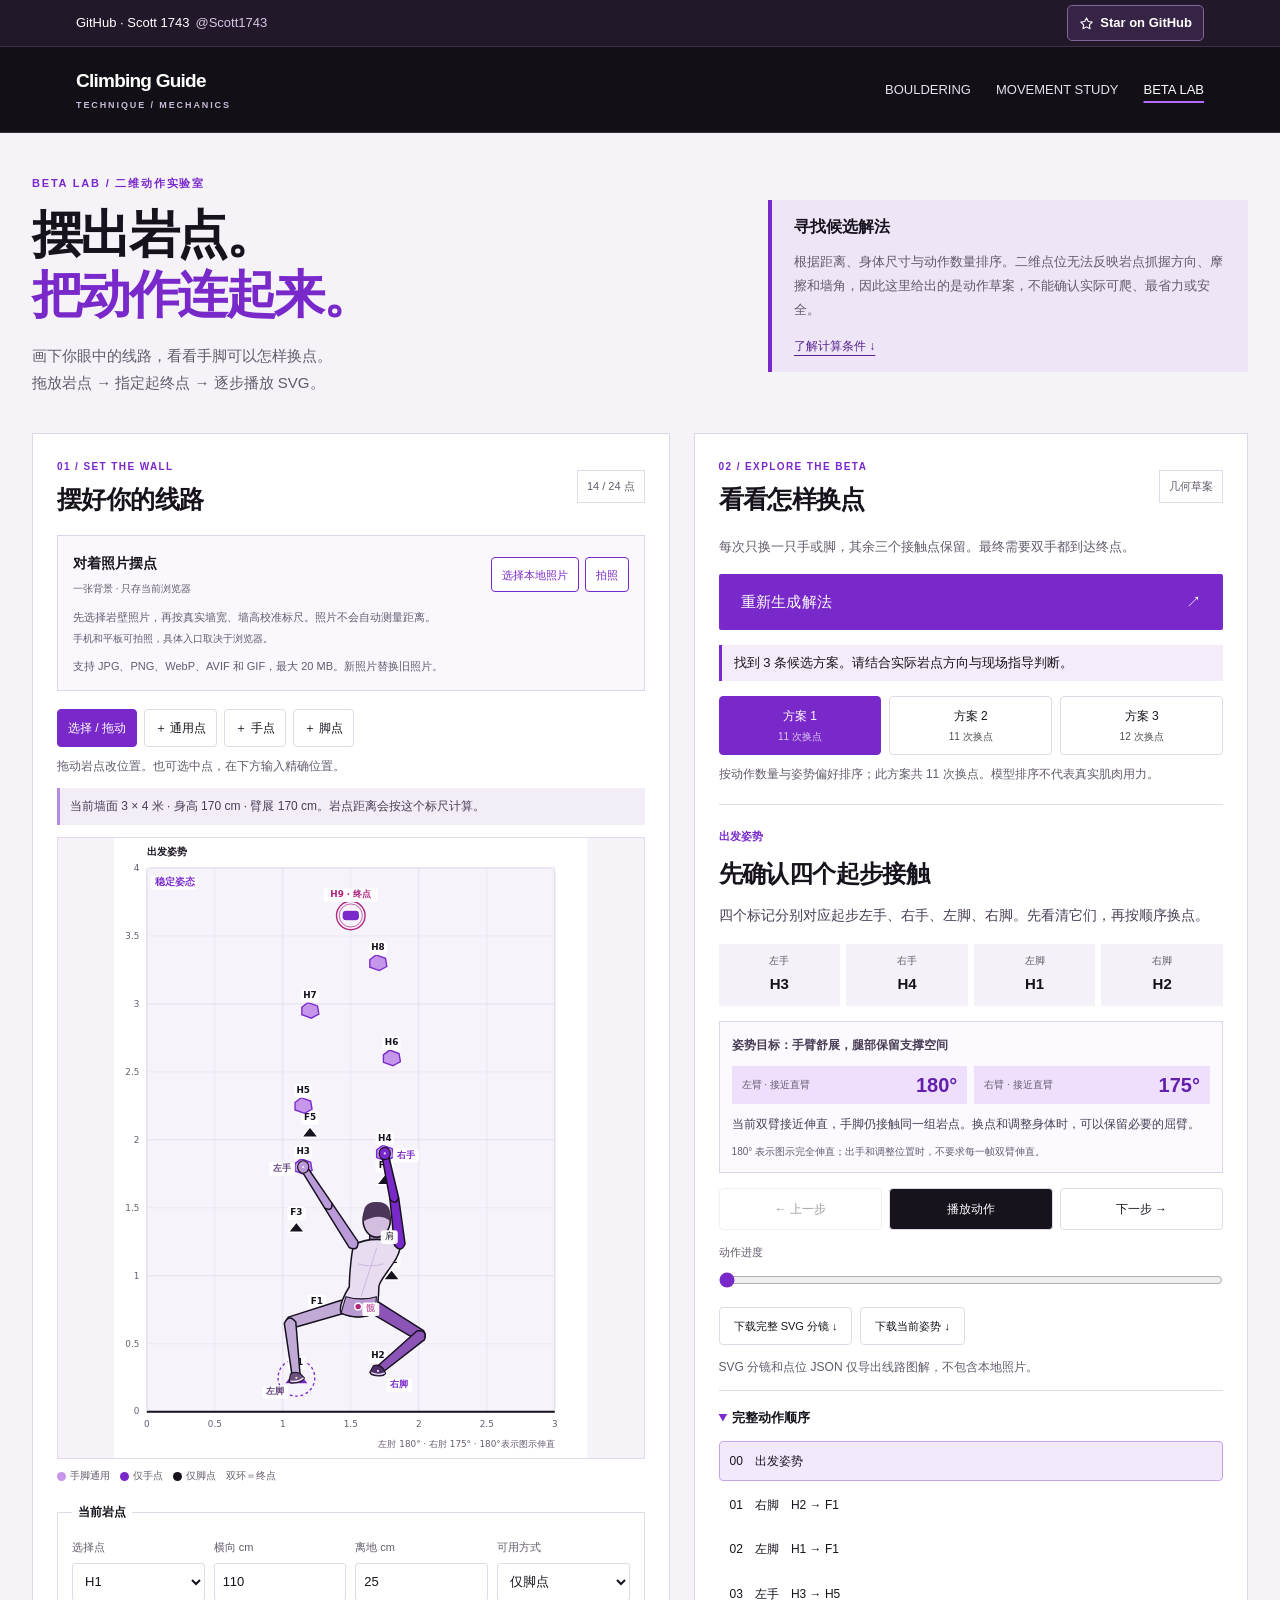
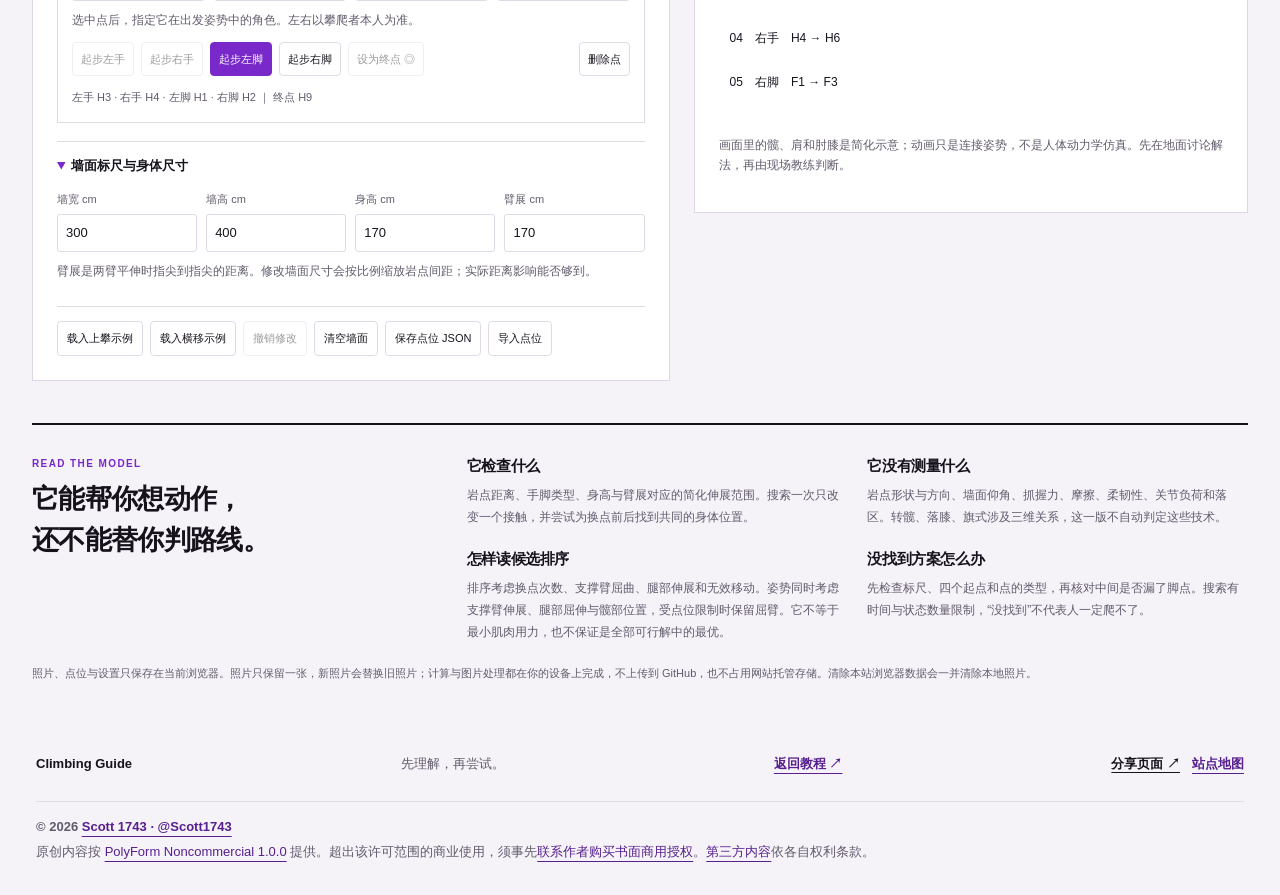
<file: route-lab.html>
<!doctype html>
<html lang="zh-CN">
<head>
<meta charset="utf-8"><meta name="viewport" content="width=device-width,initial-scale=1">
<title>攀岩线路动作规划器：摆点与 SVG 分镜｜Beta Lab</title>
<meta name="description" content="在浏览器里摆放岩点，设置身高、臂展和起终点，探索二维攀岩候选动作顺序。支持分步播放、SVG 分镜和点位导入导出，帮助读线与复盘。">
<meta name="theme-color" content="#7928ca"><link rel="icon" href="favicon.svg" type="image/svg+xml">
<link rel="stylesheet" href="style.css"><link rel="stylesheet" href="route-lab.css?v=photo-20261105"><link rel="stylesheet" href="route-photo.css?v=photo-20261105">
<link rel="canonical" href="https://scott1743.github.io/climbing-guide/route-lab.html">
<link rel="sitemap" type="application/xml" href="sitemap.xml">
<meta name="robots" content="index,follow,max-image-preview:large">
<meta property="og:type" content="website">
<meta property="og:site_name" content="Climbing Guide">
<meta property="og:locale" content="zh_CN">
<meta property="og:title" content="攀岩线路动作规划器：摆点与 SVG 分镜｜Beta Lab">
<meta property="og:description" content="在浏览器里摆放岩点，设置身高、臂展和起终点，探索二维攀岩候选动作顺序。支持分步播放、SVG 分镜和点位导入导出，帮助读线与复盘。">
<meta property="og:url" content="https://scott1743.github.io/climbing-guide/route-lab.html">
<meta property="og:image" content="https://scott1743.github.io/climbing-guide/assets/share-cover.png">
<meta property="og:image:type" content="image/png">
<meta property="og:image:width" content="1200">
<meta property="og:image:height" content="630">
<meta property="og:image:alt" content="Climbing Guide：把攀岩动作看明白，紫色关节人物展示长臂支撑">
<meta name="twitter:card" content="summary_large_image">
<meta name="twitter:title" content="攀岩线路动作规划器：摆点与 SVG 分镜｜Beta Lab">
<meta name="twitter:description" content="在浏览器里摆放岩点，设置身高、臂展和起终点，探索二维攀岩候选动作顺序。支持分步播放、SVG 分镜和点位导入导出，帮助读线与复盘。">
<meta name="twitter:image" content="https://scott1743.github.io/climbing-guide/assets/share-cover.png">
<meta name="twitter:image:alt" content="Climbing Guide 攀岩动作图解与线路实验室">
<script type="application/ld+json">
{
  "@context": "https://schema.org",
  "@graph": [
    {
      "@type": "WebSite",
      "@id": "https://scott1743.github.io/climbing-guide/#website",
      "url": "https://scott1743.github.io/climbing-guide/",
      "name": "Climbing Guide",
      "inLanguage": "zh-CN"
    },
    {
      "@type": "WebPage",
      "@id": "https://scott1743.github.io/climbing-guide/route-lab.html#webpage",
      "url": "https://scott1743.github.io/climbing-guide/route-lab.html",
      "name": "攀岩线路动作规划器：摆点与 SVG 分镜｜Beta Lab",
      "description": "在浏览器里摆放岩点，设置身高、臂展和起终点，探索二维攀岩候选动作顺序。支持分步播放、SVG 分镜和点位导入导出，帮助读线与复盘。",
      "inLanguage": "zh-CN",
      "isPartOf": {
        "@id": "https://scott1743.github.io/climbing-guide/#website"
      },
      "primaryImageOfPage": {
        "@type": "ImageObject",
        "url": "https://scott1743.github.io/climbing-guide/assets/share-cover.png",
        "width": 1200,
        "height": 630
      },
      "mainEntity": {
        "@id": "https://scott1743.github.io/climbing-guide/route-lab.html#application"
      }
    },
    {
      "@type": "WebApplication",
      "@id": "https://scott1743.github.io/climbing-guide/route-lab.html#application",
      "name": "Beta Lab 攀岩线路动作规划器",
      "url": "https://scott1743.github.io/climbing-guide/route-lab.html",
      "description": "在浏览器里摆放岩点，设置身高、臂展和起终点，探索二维攀岩候选动作顺序。支持分步播放、SVG 分镜和点位导入导出，帮助读线与复盘。",
      "inLanguage": "zh-CN",
      "applicationCategory": "EducationalApplication",
      "operatingSystem": "Any",
      "browserRequirements": "需要支持 JavaScript、SVG 和 Web Worker 的浏览器。",
      "isAccessibleForFree": true,
      "featureList": [
        "岩点拖放与身体尺寸设置",
        "二维候选动作顺序",
        "分步播放与 SVG 分镜导出",
        "点位 JSON 导入导出"
      ]
    }
  ]
}
</script>
<link rel="stylesheet" href="project-credit.css">
</head>
<body class="beta-lab">
<div class="project-bar">
  <div class="project-bar-inner">
    <a class="project-owner" href="https://github.com/Scott1743">GitHub · Scott 1743 <span>@Scott1743</span></a>
    <a class="project-star" href="https://github.com/Scott1743/climbing-guide" target="_blank" rel="noopener" aria-label="在 GitHub 上为 Climbing Guide 加星（新窗口）"><svg viewBox="0 0 24 24" width="15" height="15" fill="none" stroke="currentColor" stroke-width="1.8" stroke-linejoin="round" aria-hidden="true"><path d="m12 3 2.8 5.7 6.3.9-4.5 4.5 1 6.3L12 17.4l-5.6 3 1-6.3L3 9.6l6.2-.9L12 3Z"/></svg>Star on GitHub</a>
  </div>
</div>
<header class="masthead"><a class="brand" href="index.html">Climbing Guide <span>TECHNIQUE / MECHANICS</span></a><nav aria-label="页面导航"><a href="index.html">BOULDERING</a><a href="movement-lab.html">MOVEMENT STUDY</a><a href="route-lab.html" aria-current="page">BETA LAB</a></nav></header>
<main class="lab-main">
<section class="lab-intro"><div><div class="eyebrow">BETA LAB / 二维动作实验室</div><h1>摆出岩点。<br><em>把动作连起来。</em></h1><p>画下你眼中的线路，看看手脚可以怎样换点。<br>拖放岩点 → 指定起终点 → 逐步播放 SVG。</p></div><aside><b>寻找候选解法</b><p>根据距离、身体尺寸与动作数量排序。二维点位无法反映岩点抓握方向、摩擦和墙角，因此这里给出的是动作草案，不能确认实际可爬、最省力或安全。</p><a href="#model-notes">了解计算条件 ↓</a></aside></section>
<div class="lab-workspace">
<section class="lab-panel editor-panel" aria-labelledby="editor-title">
<div class="lab-panel-heading"><div><span class="lab-kicker">01 / SET THE WALL</span><h2 id="editor-title">摆好你的线路</h2></div><span id="hold-count" class="lab-count">0 / 24 点</span></div>
<div id="photo-controls"></div>
<div class="lab-tools" role="group" aria-label="岩点绘制工具"><button type="button" data-tool="select" aria-pressed="true">选择 / 拖动</button><button type="button" data-tool="both" aria-pressed="false">＋ 通用点</button><button type="button" data-tool="hand" aria-pressed="false">＋ 手点</button><button type="button" data-tool="foot" aria-pressed="false">＋ 脚点</button></div>
<p id="tool-help" class="lab-help">拖动岩点改位置。也可选中点，在下方输入精确位置。</p>
<p id="scale-summary" class="lab-help scale-summary"></p>
<div id="wall-board" class="wall-board" aria-label="岩点编辑画布" tabindex="0"></div>
<div class="lab-legend"><span><i class="both-dot"></i>手脚通用</span><span><i class="hand-dot"></i>仅手点</span><span><i class="foot-dot"></i>仅脚点</span><span>双环＝终点</span></div>
<fieldset class="hold-inspector"><legend>当前岩点</legend><div class="inspector-fields"><label>选择点<select id="selected-hold" aria-label="选择岩点"></select></label><label>横向 cm<input id="hold-x" type="number" step="1" min="0" inputmode="decimal"></label><label>离地 cm<input id="hold-y" type="number" step="1" min="0" inputmode="decimal"></label><label>可用方式<select id="hold-type"><option value="both">手脚通用</option><option value="hand">仅手点</option><option value="foot">仅脚点</option></select></label></div><p class="lab-help">选中点后，指定它在出发姿势中的角色。左右以攀爬者本人为准。</p><div class="role-buttons" role="group" aria-label="指定起终点"><button type="button" data-role="lh">起步左手</button><button type="button" data-role="rh">起步右手</button><button type="button" data-role="lf">起步左脚</button><button type="button" data-role="rf">起步右脚</button><button type="button" id="set-finish">设为终点 ◎</button><button type="button" id="delete-hold" class="delete-hold">删除点</button></div><p id="start-summary" class="start-summary"></p></fieldset>
<details class="body-settings" open><summary>墙面标尺与身体尺寸</summary><div class="measure-fields"><label>墙宽 cm<input id="wall-width" type="number" min="100" max="600" step="10" value="300"></label><label>墙高 cm<input id="wall-height" type="number" min="150" max="600" step="10" value="400"></label><label>身高 cm<input id="body-height" type="number" min="100" max="230" step="1" value="170"></label><label>臂展 cm<input id="arm-span" type="number" min="100" max="250" step="1" value="170"></label></div><p class="lab-help">臂展是两臂平伸时指尖到指尖的距离。修改墙面尺寸会按比例缩放岩点间距；实际距离影响能否够到。</p></details>
<div class="editor-bottom"><button id="load-example" type="button">载入上攀示例</button><button id="load-traverse" type="button">载入横移示例</button><button id="undo-edit" type="button" disabled>撤销修改</button><button id="clear-wall" type="button">清空墙面</button><button id="save-layout" type="button">保存点位 JSON</button><label class="file-button" for="load-layout">导入点位<input type="file" id="load-layout" accept="application/json,.json"></label></div>
</section>
<section class="lab-panel result-panel" aria-labelledby="result-title"><div class="lab-panel-heading"><div><span class="lab-kicker">02 / EXPLORE THE BETA</span><h2 id="result-title">看看怎样换点</h2></div><span class="model-badge">几何草案</span></div>
<p class="solve-intro">每次只换一只手或脚，其余三个接触点保留。最终需要双手都到达终点。</p><button id="solve-route" class="primary solve-button" type="button">生成候选解法 <span>↗</span></button>
<p id="solver-status" class="solver-status" role="status" aria-live="polite">先试试示例，再画自己的线路。</p>
<div id="result-content" hidden><div id="route-options" class="route-options" aria-label="候选方案"></div><p id="route-overview" class="lab-help"></p><div id="mobile-preview" class="mobile-preview" aria-label="当前候选动作图"></div><div class="step-heading"><span id="step-number">出发姿势</span><h3 id="step-title"></h3></div><p id="step-reason" class="step-reason"></p><div id="contact-summary" class="contact-summary"></div><section class="arm-posture" aria-label="手臂姿势"><b class="arm-title">姿势目标：手臂舒展，腿部保留支撑空间</b><div id="arm-angles" class="arm-angles"></div><p id="arm-note"></p><small>180° 表示图示完全伸直；出手和调整位置时，不要求每一帧双臂伸直。</small></section><div class="playback-tools"><button id="previous-step" type="button" aria-label="上一步">← 上一步</button><button id="play-route" type="button">播放动作</button><button id="next-step" type="button" aria-label="下一步">下一步 →</button></div><label class="step-progress">动作进度<input id="route-progress" type="range" min="0" max="1" step="1" value="0"></label><div class="export-row"><button id="export-svg" type="button">下载完整 SVG 分镜 ↓</button><button id="export-frame" type="button">下载当前姿势 ↓</button></div><p class="lab-help">SVG 分镜和点位 JSON 仅导出线路图解，不包含本地照片。</p><details class="steps-detail" open><summary>完整动作顺序</summary><ol id="route-steps" class="route-steps"></ol></details><p class="lab-help">画面里的髋、肩和肘膝是简化示意；动画只是连接姿势，不是人体动力学仿真。先在地面讨论解法，再由现场教练判断。</p></div>
<div id="result-empty" class="result-empty"><div class="empty-mark" aria-hidden="true">↗</div><h3 id="empty-title">让每一只手脚都有去处</h3><p id="empty-copy">设置四个起步接触和一个终点。生成后，你可以切换方案、查看每一步，并把整条动作导出成 SVG。</p><button id="empty-traverse" type="button">试试横移示例 →</button></div>
</section>
</div>
<section id="model-notes" class="model-notes"><div><span class="lab-kicker">READ THE MODEL</span><h2>它能帮你想动作，<br>还不能替你判路线。</h2></div><div class="model-grid"><article><h3>它检查什么</h3><p>岩点距离、手脚类型、身高与臂展对应的简化伸展范围。搜索一次只改变一个接触，并尝试为换点前后找到共同的身体位置。</p></article><article><h3>它没有测量什么</h3><p>岩点形状与方向、墙面仰角、抓握力、摩擦、柔韧性、关节负荷和落区。转髋、落膝、旗式涉及三维关系，这一版不自动判定这些技术。</p></article><article><h3>怎样读候选排序</h3><p>排序考虑换点次数、支撑臂屈曲、腿部伸展和无效移动。姿势同时考虑支撑臂伸展、腿部屈伸与髋部位置，受点位限制时保留屈臂。它不等于最小肌肉用力，也不保证是全部可行解中的最优。</p></article><article><h3>没找到方案怎么办</h3><p>先检查标尺、四个起点和点的类型，再核对中间是否漏了脚点。搜索有时间与状态数量限制，“没找到”不代表人一定爬不了。</p></article></div></section>
<p class="lab-privacy">照片、点位与设置只保存在当前浏览器。照片只保留一张，新照片会替换旧照片；计算与图片处理都在你的设备上完成，不上传到 GitHub，也不占用网站托管存储。清除本站浏览器数据会一并清除本地照片。</p>
</main><footer class="project-footer">Climbing Guide <span>先理解，再尝试。</span><a href="index.html">返回教程 ↗</a><div class="page-share"><button type="button" data-share-page hidden>分享页面 ↗</button><span role="status" aria-live="polite"></span><a href="sitemap.xml">站点地图</a></div>
<div class="project-license">
  <p class="project-credit">© 2026 <a href="https://github.com/Scott1743">Scott 1743 · @Scott1743</a></p>
  <p>原创内容按 <a href="LICENSE">PolyForm Noncommercial 1.0.0</a> 提供。超出该许可范围的商业使用，须事先<a href="mailto:512981271@qq.com?subject=Climbing%20Guide%20Commercial%20License">联系作者购买书面商用授权</a>。<a href="THIRD_PARTY_NOTICES.md">第三方内容</a>依各自权利条款。</p>
</div>
</footer>
<script src="route-solver.js?v=posture-20261105"></script><script src="route-render.js?v=posture-20261105"></script><script src="route-photo.js?v=license-20261105"></script><script src="route-photo-ui.js?v=photo-20261105"></script><script src="route-examples.js?v=posture-20261105"></script><script src="route-lab.js?v=posture-20261105"></script>
<script src="share.js" defer></script>
</body></html>
</file>
<file: style.css>
/* Purple / white / black field manual. Long reading stays on white. */
:root{--ink:#17131d;--muted:#625b6c;--accent:#7928ca;--accent-bright:#a54bff;--accent-deep:#57208e;--paper:#fff;--line:#e0dae6;--light:#f4edf9;--orange:#9a2dc3;--black:#121016;--purple:#7928ca;--card:#fff;--soft:#f7f5fa}
*{box-sizing:border-box}html{scroll-behavior:smooth;scroll-padding-top:24px}body{margin:0;background:var(--paper);color:var(--ink);font-family:-apple-system,BlinkMacSystemFont,"PingFang SC","Microsoft YaHei",sans-serif;line-height:1.85}::selection{color:#fff;background:var(--accent)}a{color:var(--accent-deep);text-underline-offset:5px}a:hover{color:var(--accent)}button,input,select,textarea{font:inherit}button,select{min-height:42px;border:1px solid var(--line);background:#fff;color:var(--ink);border-radius:4px;padding:8px 14px}button{cursor:pointer;transition:background-color .16s ease,border-color .16s ease,color .16s ease}button:hover{border-color:var(--accent);background:var(--light)}button:focus-visible,a:focus-visible,input:focus-visible,select:focus-visible,textarea:focus-visible,summary:focus-visible{outline:3px solid var(--accent-bright);outline-offset:4px}button:disabled{opacity:.42;cursor:default}button[aria-pressed="true"]{background:var(--accent);color:#fff;border-color:var(--accent)}h1,h2,h3,h4,p{margin-top:0}h1,h2,h3,h4{letter-spacing:-.025em}h2{font-size:clamp(27px,3vw,38px);line-height:1.3;font-weight:850;margin-bottom:0}h3{font-size:22px;line-height:1.45;font-weight:750}h4{font-size:17px;line-height:1.6;margin:20px 0 9px;font-weight:750}p{margin-bottom:16px}strong,b{font-weight:750}main{max-width:1200px;margin:auto;padding:0 36px}
/* Training-manual cover. */
.masthead{max-width:none;margin:auto;padding:21px max(30px,calc((100vw - 1128px)/2));display:flex;align-items:center;justify-content:space-between;gap:28px;background:var(--black);color:#fff;border-bottom:1px solid #37303f}.brand{display:block;flex:0 0 auto;font-size:19px;font-weight:850;color:#fff;text-decoration:none;line-height:1.4;letter-spacing:-.04em}.brand:hover{color:#fff}.brand span{display:block;margin-top:4px;font-size:9px;letter-spacing:1.9px;color:#c9b9d8;font-weight:600}nav{display:flex;align-items:center;gap:25px;font-size:13px;line-height:1.5;flex-wrap:wrap;justify-content:flex-end}nav a{color:#e7dfed;text-decoration:none;padding:7px 0;white-space:nowrap}nav a[aria-current="page"]{color:#fff;text-decoration:underline;text-decoration-color:#b76aff;text-decoration-thickness:2px;text-underline-offset:7px}nav a:hover{color:#c994ff}.intro{padding:60px 48px 50px;margin:0 -36px;position:relative;isolation:isolate;overflow:hidden;background:var(--black);color:#fff;border-bottom:9px solid var(--accent)}.intro:before{content:"";position:absolute;width:43%;right:0;top:0;bottom:0;z-index:-1;background:var(--accent);clip-path:polygon(88% 0,100% 0,100% 100%,12% 100%);opacity:.6}.intro:after{content:"";position:absolute;top:0;bottom:0;right:2%;width:5.5%;z-index:-1;background:#d6b2ff;transform:skewX(-19deg);opacity:.18}.eyebrow{color:var(--accent);font-size:11px;font-weight:800;letter-spacing:1.8px;line-height:1.6;margin-bottom:12px}.intro .eyebrow{color:#c991ff}.intro h1{font-size:clamp(39px,6vw,76px);line-height:1.18;letter-spacing:-.055em;margin-bottom:24px;font-weight:900;max-width:830px}.intro h1 em{font-style:normal;color:#c38aff}.lead{font-size:18px;line-height:1.85;color:#d4cadc;max-width:750px}.intro-links{display:flex;gap:27px;align-items:center;flex-wrap:wrap;margin-top:31px}.intro-links a{color:#fff;font-size:14px;font-weight:650;text-decoration:none}.primary{display:inline-flex;align-items:center;justify-content:space-between;gap:34px;padding:13px 21px;background:var(--accent);color:#fff;border-radius:2px;border:1px solid transparent}.primary:hover{background:#8c38df;color:#fff;border-color:#be83fc}.intro-note{font-size:12px;line-height:1.75;color:#c0b1ca;margin-top:24px;max-width:710px}
/* Readable white sections; the diagrams carry the color. */
.section{padding:58px 0;border-bottom:1px solid var(--line)}.section-head{display:flex;justify-content:space-between;align-items:flex-end;gap:24px;margin-bottom:27px}.section-head .eyebrow{margin-bottom:9px}.section-intro{color:var(--muted);font-size:16px;max-width:880px;margin:0 0 29px}.section-intro strong{color:var(--ink)}.source-link{font-size:13px;flex:0 0 auto}.small{font-size:12px;line-height:1.8;color:var(--muted)}
#mechanics{border-bottom:4px solid var(--black)}#mechanics>.section-head{padding-bottom:24px;border-bottom:1px solid var(--line)}#mechanics>p{max-width:920px}.mechanics-intro{font-size:18px;max-width:900px}.mechanics-note,.principle-note{padding:20px 24px;border-left:4px solid var(--accent);background:var(--light);margin:24px 0;font-size:15px}.mechanics-note p:last-child,.principle-note p:last-child{margin-bottom:0}.mechanics-block,.mechanic-block{margin-top:32px;padding-top:28px;border-top:1px solid var(--line)}.mechanics-block>h3,.mechanic-block>h3{margin-bottom:13px}[data-mechanics]{margin:24px 0;min-width:0}.mechanics-summary{display:grid;grid-template-columns:repeat(3,minmax(0,1fr));gap:22px;margin:26px 0}.mechanics-summary>*{min-width:0;padding-top:14px;border-top:3px solid var(--accent)}.mechanics-summary h3,.mechanics-summary h4{margin:0 0 9px;font-size:19px}.mechanics-summary p{font-size:14px;color:var(--muted)}.learning-route{display:flex;flex-wrap:wrap;align-items:center;gap:10px 22px;padding:17px 0;margin:22px 0 0;border-top:1px solid var(--line);border-bottom:1px solid var(--line);font-size:14px}.learning-route a{font-weight:700}
/* Video and chapter navigation. */
.cinema{background:var(--black);border-radius:4px;overflow:hidden;border-bottom:4px solid var(--accent)}video{width:100%;display:block;aspect-ratio:16/9;background:#121016}#live-caption{min-height:65px;padding:15px 24px;color:#fff;text-align:center;font-size:17px;line-height:1.7}.player-tools{display:flex;align-items:center;gap:12px 15px;flex-wrap:wrap;margin:18px 0 13px;font-size:13px}.player-tools label{display:flex;gap:8px;align-items:center}.player-tools a{margin-left:3px}.chapters{display:grid;grid-template-columns:repeat(3,minmax(0,1fr));gap:8px;margin:24px 0}.chapter{text-align:left;display:grid;grid-template-columns:43px 1fr;align-items:start;gap:9px;padding:13px 12px;font-size:13px;line-height:1.6;min-width:0}.chapter time{font-variant-numeric:tabular-nums;font-weight:700;color:var(--accent)}.chapter span{overflow-wrap:anywhere}.chapter.active,.chapter.active:hover{background:var(--accent);color:#fff;border-color:var(--accent)}.chapter.active time{color:#fff}details{border-top:1px solid var(--line);padding:17px 0}summary{cursor:pointer;font-weight:700;line-height:1.8}summary::marker{color:var(--accent)}#transcript-list{max-height:500px;overflow:auto;margin-top:16px;overscroll-behavior:contain}.utterance{display:block;width:100%;text-align:left;border:0;border-bottom:1px solid var(--line);border-radius:0;padding:15px 10px;background:transparent;line-height:1.75}.utterance time{font-size:12px;color:var(--accent);font-weight:700;margin-right:10px}.utterance .en{display:block;font-size:12px;color:var(--muted);margin:7px 0 0 48px}
/* Before the first climb. */
.basics{display:grid;grid-template-columns:repeat(2,minmax(0,1fr));gap:32px 45px}.basics article{position:relative;padding-left:45px}.number{position:absolute;left:0;top:2px;font-size:18px;line-height:1.3;font-weight:850;font-style:italic;color:var(--accent)}.basics h3{margin-bottom:10px}.basics p,.practice-grid p{font-size:15px}.safety{background:var(--black);color:#fff;border-left:5px solid var(--accent);padding:21px 25px;margin-top:32px}.safety strong{color:#dab5ff}.safety p{font-size:14px;margin:8px 0 0;color:#e6ddec}.glossary{margin-top:34px}.glossary h3{margin-bottom:19px}.glossary dl{display:grid;grid-template-columns:repeat(3,minmax(0,1fr));gap:21px 24px}.glossary dl>div{padding-top:13px;border-top:1px solid var(--line)}.glossary dt{font-size:14px;font-weight:800}.glossary dd{margin:5px 0 0;font-size:13px;color:var(--muted)}
/* Eight sequential lessons. */
.lesson{margin-top:48px;scroll-margin-top:24px;padding-top:32px;border-top:3px solid var(--black)}.lesson-heading{display:flex;align-items:center;gap:20px;margin-bottom:14px}.week-number{display:flex;align-items:center;justify-content:center;flex:0 0 57px;height:61px;background:var(--accent);color:#fff;clip-path:polygon(0 0,100% 0,100% 82%,82% 100%,0 100%);font-size:31px;line-height:1;font-style:italic;font-weight:850;font-variant-numeric:tabular-nums;padding-right:3px}.lesson h3{margin:0;font-size:clamp(22px,2.4vw,29px);font-weight:800}.en-title{font-size:12px;letter-spacing:.5px;color:var(--muted);margin-top:4px}.lesson-lead{font-size:19px;font-weight:650;line-height:1.7;margin:21px 0;color:var(--ink)}.lesson-top{display:grid;grid-template-columns:minmax(0,1.07fr) minmax(0,1fr);gap:31px;align-items:start;margin:25px 0}.lesson figure{margin:0;min-width:0}.lesson img{width:100%;border-radius:3px;aspect-ratio:16/9;object-fit:cover;background:var(--line)}figcaption{font-size:12px;color:var(--muted);margin-top:9px;line-height:1.7}.lesson-copy{font-size:15px;min-width:0}.lesson-copy h4{margin:0 0 10px;font-size:18px}.clip-card{position:relative;min-width:0}.clip-card .demo-clip{border-radius:3px;background:var(--black);border-bottom:3px solid var(--accent)}.clip-caption,.clip-note{font-size:12px;line-height:1.75;color:var(--muted);margin:9px 0 0}.clip-controls{display:flex;flex-wrap:wrap;align-items:center;gap:9px;margin-top:10px;font-size:12px}.clip-controls button{min-height:38px;padding:5px 12px;font-size:12px}
.lesson-reason{border-left:5px solid var(--accent);background:var(--light);padding:22px 26px;margin:25px 0}.lesson-reason h4,.lesson-reason h3{margin:0 0 10px;font-size:20px;font-weight:800}.lesson-reason p{font-size:15px;margin-bottom:12px}.lesson-reason p:last-child{margin-bottom:0}.lesson-reason strong{color:var(--accent-deep)}.lesson-reason ol,.lesson-reason ul{padding-left:22px;font-size:15px;margin:10px 0 0}.lesson-reason li{margin:7px 0}.cause-chain{display:flex;flex-wrap:wrap;gap:10px;align-items:center;margin:15px 0;font-size:14px;font-weight:700}.cause-chain span{padding:6px 10px;border:1px solid #d7c3e8;background:#fff;border-radius:3px}.cause-chain b,.cause-chain i{color:var(--accent);font-style:normal}
.animation-shell{padding:22px;background:#fff;border:1px solid var(--line);border-top:3px solid var(--accent);border-radius:3px;margin:26px 0}.animation-header{display:flex;justify-content:space-between;gap:16px;align-items:center;margin-bottom:18px;font-size:13px}.animation-header strong{font-size:17px;font-weight:800}.animation-header span{color:var(--muted);font-size:12px}.filmstrip{display:grid;grid-template-columns:repeat(3,minmax(0,1fr));gap:13px;margin-top:22px;padding-top:21px;border-top:1px solid var(--line)}.frame-step{min-width:0;margin:0;background:var(--soft);border-bottom:3px solid var(--line);padding:10px 10px 13px}.frame-step svg{display:block;width:100%;height:auto}.frame-step h4,.frame-step strong{display:block;font-size:14px;line-height:1.6;margin:8px 0 4px}.frame-step p,.frame-step figcaption{font-size:12px;line-height:1.75;margin:6px 0 0}.frame-step:last-child{border-bottom-color:var(--accent)}.filmstrip-title{font-size:14px;font-weight:750;margin:21px 0 8px}
.lesson-grid{display:grid;grid-template-columns:minmax(0,1.12fr) minmax(0,1fr);gap:34px;margin-top:29px}.lesson-grid>div>h4:first-child{margin-top:0}.lesson-grid ol{padding-left:23px;font-size:15px;margin:10px 0}.lesson-grid li{padding-left:5px;margin:10px 0}.lesson-grid li::marker{font-weight:800;color:var(--accent)}.lesson-grid p{font-size:15px}.mistakes{background:var(--soft);padding:21px 25px;border-radius:3px;border-top:3px solid var(--black)}.mistakes h4:first-child{margin-top:0}.mistakes p:last-child{margin-bottom:0}.drill{padding:22px 0;border-top:1px solid var(--line);border-bottom:1px solid var(--line);font-size:15px;margin-top:24px}.drill strong{color:var(--accent-deep)}.check{font-size:14px;color:var(--muted);margin-top:17px}.check b{color:var(--ink)}.jump-video{flex:0 0 auto;font-size:12px;padding:7px 11px;margin-left:auto;white-space:nowrap;min-height:38px}.lesson-source{font-size:12px;line-height:1.8;margin-top:18px;color:var(--muted)}
/* Existing SVG controls; their coordinates and colors remain owned by animations.js. */
.animation-shell .climb-anim{color:var(--ink)}.animation-shell .climb-anim .ca-stage{color:var(--accent-deep);font-size:16px;font-weight:800}.animation-shell .climb-anim .ca-svg{background:#faf8fc;border-radius:3px}.animation-shell .climb-anim .ca-controls button{border-radius:3px;border-color:#d5c4e3;color:var(--ink);min-height:40px}.animation-shell .climb-anim .ca-controls button:hover{background:var(--light);border-color:var(--accent)}.animation-shell .climb-anim .ca-controls .ca-play{background:var(--accent);color:#fff;border-color:var(--accent)}.animation-shell .climb-anim .ca-controls .ca-play:hover{background:var(--accent-deep)}.animation-shell .climb-anim .ca-detail{font-size:15px;line-height:1.8;color:var(--ink)}.animation-shell .climb-anim .ca-caption{color:var(--muted)}.animation-shell .climb-anim .ca-range{accent-color:var(--accent)}.animation-shell .climb-anim .ca-count{color:var(--muted);font-weight:700}
/* Practice and personal notes. */
.session-plan{background:var(--soft);padding:29px 32px;border:1px solid var(--line);border-top:4px solid var(--accent);border-radius:3px}.session-plan ol{padding:0;margin:0;list-style:none;counter-reset:session}.session-plan li{display:grid;grid-template-columns:150px 1fr;gap:22px;padding:15px 0;border-top:1px solid var(--line);font-size:14px}.session-plan li strong:before{counter-increment:session;content:counter(session) " / ";color:var(--accent);font-size:12px;margin-right:6px}.practice-grid{display:grid;grid-template-columns:repeat(2,minmax(0,1fr));gap:39px;margin-top:33px}.subheading{margin-top:31px}.checklist{display:grid;grid-template-columns:repeat(2,minmax(0,1fr));gap:13px 25px;margin-bottom:29px}.checklist label{display:flex;gap:11px;align-items:flex-start;font-size:14px;cursor:pointer}.checklist input{flex:0 0 auto;margin:5px 0 0;accent-color:var(--accent);width:18px;height:18px}.reflection{margin:31px 0;padding:28px 31px;background:var(--light);border-top:4px solid var(--accent);border-radius:3px}.reflection h3{font-size:22px}.reflection p{font-size:14px}.reflection label{display:block;font-size:14px;font-weight:750;margin-top:18px}.reflection textarea{display:block;width:100%;min-height:87px;resize:vertical;font:inherit;font-weight:400;background:#fff;color:var(--ink);border:1px solid #d6c4e4;border-radius:3px;padding:12px;margin-top:8px;line-height:1.75}.reflection textarea::placeholder{color:#83788c}.reflection .small{font-size:12px;margin:19px 0 0}.faq p{font-size:14px}.sources ol{padding-left:23px;margin-top:24px}.sources li{padding:9px 0 11px;font-size:14px}.sources li::marker{color:var(--accent);font-size:12px}.sources li span{display:block;font-size:12px;color:var(--muted);margin-top:3px}.sources>.small{max-width:850px;margin-top:22px}footer{max-width:1200px;margin:auto;display:flex;align-items:center;justify-content:space-between;gap:16px;padding:31px 36px;font-size:13px;font-weight:700}footer span{color:var(--muted);font-weight:400}
@media(min-width:1440px){.intro{margin-top:22px}}
@media(max-width:900px){.masthead{padding:19px 27px}nav{gap:15px;font-size:12px}.brand span{font-size:8px;letter-spacing:1.1px}.intro{padding:49px 36px 43px}.intro:before{width:26%;opacity:.3}.section{padding:45px 0}.mechanics-summary{gap:15px}.filmstrip{grid-template-columns:1fr}.frame-step{display:grid;grid-template-columns:minmax(0,1fr)}.frame-step svg{width:min(100%,390px);margin-inline:auto}}
@media(max-width:740px){.masthead{padding:17px 20px;align-items:flex-start;flex-direction:column;gap:12px}.brand{font-size:17px}.brand span{display:none}nav{gap:5px 14px;max-width:none;line-height:1.4;justify-content:flex-start}nav a{padding:2px 0}main{padding:0 20px}.intro{margin:0 -20px;padding:41px 24px 35px;border-bottom-width:6px}.intro:before{width:25%;opacity:.22}.intro:after{display:none}.intro .eyebrow{font-size:10px;letter-spacing:1.3px}.intro h1{letter-spacing:-.045em;margin-bottom:20px}.lead{font-size:16px}.intro-links{gap:18px 23px;margin-top:26px}.intro-links a{font-size:13px}.intro-note{font-size:11px;margin-top:21px}.section{padding:36px 0}.section-head{align-items:flex-start;gap:16px;margin-bottom:23px}.section-intro{font-size:15px;line-height:1.85}.source-link{font-size:11px;max-width:76px}.mechanics-summary{grid-template-columns:1fr;gap:15px}.mechanics-summary p{margin-bottom:0}.mechanics-note,.principle-note{padding:17px 19px;font-size:14px}.chapters{grid-template-columns:repeat(2,minmax(0,1fr));gap:7px}.chapter{padding:10px 8px;font-size:12px;grid-template-columns:35px 1fr;gap:5px}.basics,.lesson-top,.lesson-grid,.practice-grid{grid-template-columns:1fr;gap:24px}.basics article{padding-left:37px}.basics h3{font-size:20px}.number{font-size:16px}.glossary dl{grid-template-columns:repeat(2,minmax(0,1fr));gap:17px}.safety{padding:19px 20px}.lesson{margin-top:38px;padding-top:25px}.lesson-heading{gap:13px;flex-wrap:wrap;align-items:flex-start}.week-number{flex-basis:47px;height:53px;font-size:26px}.lesson-heading>div{flex:1;min-width:190px}.lesson h3{font-size:23px}.en-title{font-size:11px}.jump-video{margin-left:60px;margin-top:-3px;min-height:36px;font-size:11px}.lesson-lead{font-size:17px}.lesson-top{margin-top:19px}.lesson-copy{font-size:15px}.lesson-reason{padding:18px 20px;margin:23px 0}.lesson-reason h4,.lesson-reason h3{font-size:19px}.lesson-reason p{font-size:14px}.animation-shell{padding:13px}.animation-header{flex-wrap:wrap;gap:5px 13px;margin-bottom:14px}.animation-header strong{font-size:16px}.animation-header span{font-size:11px}.filmstrip{gap:13px;margin-top:18px;padding-top:18px}.frame-step{padding:10px 8px}.animation-shell .climb-anim .ca-detail{font-size:14px}.animation-shell .climb-anim .ca-controls button{min-height:42px}.mistakes{padding:19px 21px}.checklist{grid-template-columns:1fr}.session-plan{padding:21px}.session-plan li{grid-template-columns:1fr;gap:4px}.reflection{padding:22px 21px}.reflection h3{font-size:20px}.reflection textarea{font-size:16px}#live-caption{font-size:14px;padding:12px 14px;min-height:60px}.player-tools{font-size:12px;gap:9px 11px}.player-tools button,.player-tools select{font-size:13px;min-height:40px;padding:7px 10px}.utterance .en{margin-left:0}footer{padding:27px 20px}footer span{display:none}}
@media(max-width:390px){.masthead{display:block;padding:16px 18px 13px}nav{justify-content:flex-start;max-width:none;margin-top:12px;gap:5px 17px;font-size:11px}main{padding-inline:17px}.intro{margin-inline:-17px;padding-inline:20px}.intro h1{font-size:38px}.intro-links{gap:17px}.intro-links a{font-size:12px}.primary{gap:24px;padding:11px 16px}h2{font-size:26px}.lesson h3{font-size:21px}.lesson-heading>div{min-width:170px}.chapter{grid-template-columns:1fr;gap:1px}.animation-shell{padding:10px}.lesson-reason{padding-inline:17px}.glossary dl{gap:15px 12px}.glossary dd{font-size:12px}}
@media(prefers-reduced-motion:reduce){html{scroll-behavior:auto}*,*:before,*:after{animation:none!important;transition:none!important}}
@media print{.masthead,video,.player-tools,.chapters,.transcript,nav,footer,.ca-controls,.ca-range,.clip-controls{display:none}body{background:#fff;color:#000;font-size:11pt}main{max-width:none;padding:0}.intro{margin:0;padding:15px 0;background:#fff;color:#000;border-bottom:2px solid #000}.intro:before,.intro:after{display:none}.intro h1{font-size:30pt}.intro h1 em,.intro .eyebrow,.lead,.intro-note{color:#000}.intro-links,.cinema{display:none}.section{padding:22px 0}.lesson{break-before:page}.animation-shell,.frame-step,.lesson-grid,.lesson-reason{break-inside:avoid}.filmstrip{grid-template-columns:repeat(3,minmax(0,1fr))}.safety{color:#000;background:#fff;border:1px solid #000}.safety p,.safety strong{color:#000}a{color:inherit}}

/* Integrated cause-and-effect lesson components. */
.mechanics-opening{max-width:960px;margin:0 0 28px}.mechanics-opening .lead{max-width:none;color:var(--ink);font-size:21px;line-height:1.8;font-weight:500}.mechanics-opening .lead strong{color:var(--accent-deep);font-weight:750}.mechanics-opening>p:not(.lead){font-size:15px;color:var(--muted);line-height:1.9}.learning-path{display:grid;grid-template-columns:repeat(3,minmax(0,1fr));gap:15px;margin:28px 0 38px}.learning-path a{display:flex;align-items:flex-start;gap:14px;text-decoration:none;color:var(--ink);background:var(--soft);border-top:3px solid var(--accent);padding:19px 18px 17px;line-height:1.55;transition:background-color .16s ease}.learning-path a:hover{background:var(--light)}.learning-path b{display:flex;align-items:center;justify-content:center;flex:0 0 29px;height:33px;color:var(--accent);font-size:26px;font-style:italic;font-weight:850;line-height:1}.learning-path span{font-size:16px;font-weight:750;min-width:0}.learning-path small{display:block;font-size:12px;font-weight:400;line-height:1.7;color:var(--muted);margin-top:3px}.learning-path br{display:none}
.principle{padding-top:31px;margin-top:36px;border-top:1px solid var(--line);scroll-margin-top:24px}.principle-heading{display:flex;align-items:flex-start;gap:16px;margin-bottom:15px}.principle-heading>span{flex:0 0 43px;font-size:30px;font-weight:850;font-style:italic;line-height:1.2;color:var(--accent);font-variant-numeric:tabular-nums}.principle-heading h3{font-size:26px;line-height:1.45;margin:0;font-weight:800}.principle>p{font-size:15px;max-width:950px}.principle .observe{max-width:none;border-left:4px solid var(--accent);background:var(--light);padding:17px 20px;margin:17px 0 0;font-size:14px;line-height:1.85}.observe strong{color:var(--accent-deep)}.mechanics-bottom{margin-top:35px;padding:24px 28px;background:var(--black);color:#fff;border-left:5px solid var(--accent)}.mechanics-bottom>strong{display:block;font-size:20px;font-weight:800;line-height:1.6;color:#e2c4ff}.mechanics-bottom p{font-size:15px;color:#e0d5e8;margin:10px 0 0}
.reason-problem{color:var(--ink);font-weight:550}.reason-chain{display:grid;grid-template-columns:repeat(3,minmax(0,1fr));gap:22px;counter-reset:reason;margin:20px 0 22px}.reason-chain>div{min-width:0;border-top:1px solid #d5c2e5;padding-top:13px;counter-increment:reason}.reason-chain>div>span{display:block;font-size:13px;line-height:1.6;color:var(--accent-deep);font-weight:800;margin-bottom:8px}.reason-chain>div>span:before{content:counter(reason) " / ";font-variant-numeric:tabular-nums;font-size:12px;margin-right:4px}.reason-chain>div>p{font-size:15px;line-height:1.85;margin:0}.reason-feel{border-top:1px solid #d5c2e5;padding-top:16px;margin-top:18px}.reason-feel>strong{display:block;font-size:14px;line-height:1.7;margin-bottom:5px}.reason-feel p{font-size:14px;line-height:1.85;margin:0}.lesson-reason .reason-boundary{font-size:12px;line-height:1.85;color:var(--muted);margin:15px 0 0}.storyboard-heading{font-size:19px;font-weight:800;margin:31px 0 12px}.storyboard-heading+.filmstrip{margin-top:0}.extra-move{margin:32px 0;padding-top:28px;border-top:3px solid var(--black)}.extra-move>h4{font-size:21px;font-weight:800;line-height:1.6;margin:0 0 19px}.extra-move .lesson-top{align-items:start;margin:19px 0 25px}.extra-move .lesson-copy .lesson-reason{padding:19px 21px;margin:0}.extra-move .lesson-reason h4{font-size:18px;line-height:1.5}.extra-move .reason-chain{grid-template-columns:1fr;gap:13px;margin:16px 0}.extra-move .reason-chain>div{padding-top:10px}.extra-move .reason-chain>div>span{margin-bottom:4px}.extra-move .reason-chain>div>p{font-size:14px}.extra-move .reason-feel{margin-top:13px;padding-top:13px}
.clip-label{display:flex;justify-content:space-between;align-items:center;flex-wrap:wrap;gap:4px 12px;padding:9px 12px;background:var(--black);color:#fff;border-left:4px solid var(--accent);font-size:11px;line-height:1.65}.clip-label span:first-child{font-weight:700;letter-spacing:.3px}.clip-label span:last-child{font-variant-numeric:tabular-nums;color:#d9b8f4}.clip-controls label{display:flex;align-items:center;gap:7px;font-size:12px;flex-wrap:wrap}.clip-controls select{min-height:38px;padding:5px 9px;font-size:12px;max-width:100%}.clip-card figcaption strong{font-weight:750;color:var(--ink)}
.understanding-check{padding:24px 26px;margin:29px 0;background:var(--soft);border:1px solid var(--line);border-top:3px solid var(--accent);border-radius:3px}.understanding-check h4{font-size:18px;font-weight:800;margin:0 0 10px}.understanding-check>p:not(.quiz-feedback){font-size:15px;margin:0 0 16px;line-height:1.85}.quiz-options{display:grid;grid-template-columns:1fr;gap:10px;counter-reset:answer}.quiz-options button{display:flex;gap:12px;align-items:flex-start;text-align:left;min-width:0;font-size:14px;line-height:1.75;padding:12px 14px;white-space:normal}.quiz-options button:before{counter-increment:answer;content:counter(answer,upper-alpha);flex:0 0 20px;line-height:1.75;font-weight:800;color:var(--accent)}.quiz-options button[aria-pressed="true"]:before{color:#fff}.quiz-feedback{font-size:14px;line-height:1.85;padding:15px 17px;margin:17px 0 0;background:var(--light);border-left:3px solid var(--accent);color:var(--ink)}.quiz-feedback:empty{display:none}
@media(max-width:900px){.learning-path{gap:11px}.learning-path a{padding:16px 13px;gap:9px}.learning-path span{font-size:14px}.learning-path b{flex-basis:23px;font-size:24px}.reason-chain{grid-template-columns:1fr;gap:15px}.reason-chain>div{padding-top:11px}.reason-chain>div>span{margin-bottom:5px}}
@media(max-width:740px){.mechanics-opening .lead{font-size:18px;line-height:1.85}.mechanics-opening>p:not(.lead){font-size:14px}.learning-path{grid-template-columns:1fr;gap:10px;margin:25px 0 31px}.learning-path a{padding:14px 16px;gap:14px}.learning-path span{font-size:15px}.learning-path b{flex-basis:25px;font-size:26px}.learning-path small{font-size:12px}.principle{padding-top:26px;margin-top:29px}.principle-heading{gap:12px}.principle-heading>span{font-size:25px;flex-basis:35px}.principle-heading h3{font-size:22px}.principle>p{font-size:14px}.principle .observe{padding:15px 17px;font-size:13px}.mechanics-bottom{padding:21px 21px;margin-top:28px}.mechanics-bottom>strong{font-size:18px}.mechanics-bottom p{font-size:14px}.reason-chain>div>p{font-size:14px}.reason-feel p{font-size:14px}.storyboard-heading{font-size:17px;line-height:1.7;margin-top:27px}.extra-move{padding-top:24px;margin-top:27px}.extra-move>h4{font-size:19px}.extra-move .lesson-copy .lesson-reason{padding:18px 19px}.understanding-check{padding:20px 19px}.understanding-check h4{font-size:17px;line-height:1.7}.quiz-options button{font-size:14px;padding:11px 12px;min-height:44px}.quiz-feedback{padding:13px 14px;font-size:14px}}
@media(max-width:390px){.mechanics-opening .lead{font-size:17px}.principle-heading h3{font-size:20px}.principle-heading>span{font-size:23px;flex-basis:31px}.reason-chain>div>p{font-size:14px}.understanding-check{padding:18px 16px}.quiz-options button{gap:9px;padding:11px 10px}.quiz-options button:before{flex-basis:16px}.clip-label{font-size:10px;padding:8px 10px}}
@media print{.learning-path,.clip-label,.clip-controls,.quiz-options{display:none}.mechanics-opening .lead,.mechanics-bottom>strong,.mechanics-bottom p{color:#000}.mechanics-bottom{background:#fff;border:1px solid #000}.principle,.reason-chain,.understanding-check{break-inside:avoid}.reason-chain{grid-template-columns:repeat(3,minmax(0,1fr))}.extra-move .reason-chain{grid-template-columns:1fr}.quiz-feedback:empty{display:none}}

/* Public edition: source video stays on its original platform. */
#player{width:100%;aspect-ratio:16/9;display:block;border:0;background:#121016}footer{gap:16px;flex-wrap:wrap}@media print{iframe,.clip-links,.gif-state{display:none}}

.page-share{display:flex;gap:12px;align-items:center;flex-wrap:wrap}.page-share button{font:inherit;color:inherit;background:none;border:0;padding:0;cursor:pointer;text-decoration:underline;text-underline-offset:4px}.page-share [role="status"]:empty{display:none}.page-share [role="status"]{display:inline;font-size:11px}

/* Local GIF cards keep the reader in the current lesson. */
.gif-stage{position:relative;display:block;width:100%;padding:0;border:0;border-radius:0;overflow:hidden;background:var(--black);color:#fff;cursor:pointer}
.gif-stage:disabled{cursor:default}
.gif-stage:hover{background:var(--black);color:#fff}
.gif-stage img{display:block;width:100%;height:auto;aspect-ratio:16/9;border-radius:0;object-fit:contain}
.gif-state{display:block;padding:10px 14px;min-height:42px;background:var(--black);color:#fff;text-align:left;font-size:12px;line-height:1.8}
.gif-stage:hover .gif-state{background:var(--accent-deep)}
.gif-stage:focus-visible{outline:3px solid #ce91ff;outline-offset:-4px}
.clip-links{display:flex;justify-content:space-between;flex-wrap:wrap;gap:8px 18px;padding:11px 14px;background:var(--soft);font-size:12px;line-height:1.8}
.clip-links a{color:var(--accent-deep);text-underline-offset:3px}
.source-clip figcaption{padding:4px 14px 12px}
.clip-credit{display:block;margin-top:6px;font-size:11px;color:var(--muted)}
@media print{.gif-state,.clip-links{display:none}}
</file>
<file: route-lab.css>
.beta-lab{background:#f5f2f8}.lab-main{max-width:1440px;padding:0 32px}.lab-intro{display:grid;grid-template-columns:1.4fr 1fr;gap:64px;padding:42px 0 36px;align-items:center}.lab-intro h1{font-size:clamp(34px,4vw,56px);line-height:1.18;letter-spacing:-.05em;margin:0 0 16px}.lab-intro em{font-style:normal;color:var(--accent)}.lab-intro p{font-size:15px;color:var(--muted);margin-bottom:0}.lab-intro aside{border-left:4px solid var(--accent);padding:12px 22px;background:#eee6f6}.lab-intro aside b{font-size:16px}.lab-intro aside p{font-size:13px;margin:8px 0}.lab-intro aside a{font-size:12px}.lab-workspace{display:grid;grid-template-columns:minmax(0,1.15fr) minmax(0,1fr);gap:24px;align-items:start}.lab-panel{background:#fff;border:1px solid #ded5e7;min-width:0;padding:24px}.lab-panel-heading{display:flex;justify-content:space-between;gap:12px;align-items:center;margin-bottom:20px}.lab-panel h2{font-size:25px}.lab-kicker{display:block;font-size:10px;font-weight:800;letter-spacing:1.4px;color:var(--accent);margin-bottom:6px}.lab-count,.model-badge{font-size:11px;color:var(--muted);border:1px solid var(--line);padding:5px 9px;white-space:nowrap}.lab-tools,.role-buttons,.editor-bottom{display:flex;flex-wrap:wrap;gap:7px}.lab-tools button{padding:7px 10px;font-size:12px;min-height:38px}.lab-help{font-size:12px;color:var(--muted);line-height:1.7;margin:9px 0 12px}.wall-board{position:relative;background:#f5f2f8;border:1px solid #e4daeb;touch-action:pan-y;overflow:hidden;user-select:none;line-height:0;min-height:220px}.wall-board.adding{cursor:crosshair;touch-action:none}.wall-board svg{display:block;width:100%;height:auto;max-height:620px}.wall-board [data-hold-id]{cursor:grab;touch-action:none}.wall-board.dragging [data-hold-id]{cursor:grabbing}.wall-board svg text{user-select:none}.lab-legend{display:flex;gap:10px;flex-wrap:wrap;font-size:10px;color:var(--muted);padding:8px 0}.lab-legend span{display:flex;align-items:center;gap:4px}.lab-legend i{width:9px;height:9px;display:inline-block;border-radius:50%}.both-dot{background:#c596e9}.hand-dot{background:#7928ca}.foot-dot{background:#17131d}.hold-inspector{border:1px solid var(--line);padding:14px;margin:8px 0 18px;min-width:0}.hold-inspector legend{font-size:12px;font-weight:800;padding:0 6px}.inspector-fields,.measure-fields{display:grid;grid-template-columns:repeat(4,minmax(0,1fr));gap:9px}.inspector-fields label,.measure-fields label{font-size:11px;color:var(--muted);display:flex;flex-direction:column;gap:5px;min-width:0}.inspector-fields input,.measure-fields input,.inspector-fields select{width:100%;min-width:0;padding:6px 8px;min-height:38px;font-size:13px;border:1px solid var(--line);border-radius:3px;background:#fff;color:var(--ink)}.role-buttons button{font-size:11px;padding:5px 8px;min-height:34px}.delete-hold{margin-left:auto}.start-summary{font-size:11px;margin:11px 0 0;color:var(--muted)}.body-settings{padding:12px 0}.body-settings summary{font-size:13px;margin-bottom:12px}.editor-bottom{padding-top:14px;border-top:1px solid var(--line)}.editor-bottom button,.file-button{font-size:11px;padding:6px 9px;min-height:35px}.file-button{display:inline-flex;align-items:center;border:1px solid var(--line);border-radius:4px;cursor:pointer}.file-button input{width:1px;height:1px;position:absolute;opacity:0}.file-button:focus-within{outline:3px solid var(--accent-bright);outline-offset:3px}.result-panel{position:sticky;top:20px}.solve-intro{font-size:13px;color:var(--muted);line-height:1.8}.solve-button{width:100%;font-size:15px;min-height:52px;letter-spacing:.02em;display:flex}.solver-status{font-size:13px;margin:15px 0;line-height:1.7;border-left:3px solid var(--accent);padding:7px 12px;background:var(--light)}.solver-status.error{border-color:#9f3549;background:#fff0f3;color:#81293b}.route-options{display:flex;gap:8px;flex-wrap:wrap}.route-options button{font-size:12px;padding:8px 12px;flex:1}.route-options small{display:block;font-size:10px;opacity:.75}.step-heading{padding-top:15px;border-top:1px solid var(--line);margin-top:20px}.step-heading>span{font-size:11px;color:var(--accent);font-weight:800}.step-heading h3{font-size:24px;line-height:1.4;margin:7px 0 12px}.step-reason{font-size:14px;color:#493e55;line-height:1.8}.contact-summary{display:grid;grid-template-columns:repeat(4,1fr);gap:6px;margin:15px 0}.contact-summary div{background:#f5f1f8;padding:8px;text-align:center;font-size:10px;color:var(--muted)}.contact-summary b{display:block;color:var(--ink);font-size:15px}.contact-summary .moving{background:#7928ca;color:#e9d4ff}.contact-summary .moving b{color:#fff}.playback-tools{display:flex;gap:7px}.playback-tools button{flex:1;font-size:12px;padding:7px;white-space:nowrap}#play-route{background:#17131d;color:#fff}.step-progress{display:block;font-size:11px;color:var(--muted);margin-top:12px}.step-progress input{display:block;width:100%;accent-color:var(--accent);min-height:30px;margin:3px 0 8px}.export-row{display:flex;gap:8px;flex-wrap:wrap;margin:12px 0}.export-row button{font-size:11px;min-height:36px}.steps-detail{padding:15px 0;font-size:13px}.route-steps{padding:0;margin:12px 0 0;list-style:none;max-height:270px;overflow:auto}.route-steps li{margin-bottom:4px}.route-steps button{width:100%;text-align:left;font-size:12px;padding:8px 10px;min-height:36px;border-color:transparent}.route-steps button.current{border-color:#c6a2e6;background:#f3e9fc}.result-empty{padding:32px 10px 15px;color:var(--muted)}.result-empty h3{font-size:18px;color:var(--ink);margin:14px 0 8px}.result-empty p{font-size:13px}.empty-mark{font-size:58px;font-weight:900;color:var(--accent);line-height:1}.model-notes{margin:42px 0 20px;display:grid;grid-template-columns:1fr 2fr;gap:44px;border-top:2px solid var(--ink);padding-top:30px}.model-notes h2{font-size:27px;line-height:1.5}.model-grid{display:grid;grid-template-columns:1fr 1fr;gap:20px}.model-grid h3{font-size:15px;margin-bottom:7px}.model-grid p{font-size:12px;color:var(--muted);margin:0}.lab-privacy{font-size:11px;color:var(--muted);margin-bottom:28px}.beta-lab footer{max-width:1440px}.lab-entry{border:2px solid var(--accent);background:#f6effc;padding:23px 26px;margin-top:28px;display:flex;align-items:center;justify-content:space-between;gap:24px}.lab-entry h3{margin:0 0 5px}.lab-entry p{font-size:14px;margin:0;color:var(--muted)}.lab-entry a{white-space:nowrap;text-decoration:none;font-size:13px;font-weight:700}.lab-panel [hidden]{display:none!important}@media(max-width:1000px){.lab-main{padding:0 20px}.lab-panel{padding:18px}.lab-workspace{gap:16px}.inspector-fields{grid-template-columns:1fr 1fr}.lab-intro{gap:30px}.measure-fields{grid-template-columns:1fr 1fr}}@media(max-width:760px){.lab-main{padding:0 14px}.lab-intro{grid-template-columns:1fr;gap:22px;padding:28px 4px}.lab-intro h1{font-size:38px}.lab-intro aside{padding:10px 16px}.lab-workspace{grid-template-columns:1fr}.result-panel{position:static}.lab-panel{padding:16px}.lab-panel h2{font-size:23px}.wall-board svg{max-height:none}.model-notes{grid-template-columns:1fr;gap:20px;padding-top:22px}.model-grid{gap:20px}.model-notes h2{font-size:24px}.lab-entry{flex-direction:column;align-items:flex-start;gap:14px;padding:20px}}@media(max-width:380px){.lab-panel{padding:12px}.lab-tools{gap:4px}.lab-tools button{font-size:11px;padding:6px}.lab-panel h2{font-size:21px}.model-grid{grid-template-columns:1fr}.playback-tools button{font-size:11px}.contact-summary{gap:4px}}@media(prefers-reduced-motion:reduce){.beta-lab *{scroll-behavior:auto!important;transition:none!important}}@media print{.masthead,.lab-tools,.editor-bottom,.playback-tools,.export-row,.solve-button,.lab-intro aside,.hold-inspector,.body-settings,.result-empty,.model-notes{display:none}.lab-main{padding:0}.lab-workspace{display:block}.lab-panel{break-inside:avoid}.result-panel{position:static}.wall-board svg{max-height:800px}}

.mobile-preview{display:none}.mobile-preview svg{width:100%;height:auto;display:block}@media(max-width:760px){.mobile-preview{display:block;background:#f5f2f8;border:1px solid var(--line);margin:12px 0}.mobile-preview svg{max-height:470px}}

@media(max-width:760px){#result-content{display:flex;flex-direction:column}#route-options{order:0}#route-overview{order:1}.step-heading{order:2;margin-top:5px;padding-top:10px}.mobile-preview{order:3}.playback-tools{order:4}.step-progress{order:5}.step-reason{order:6}.contact-summary{order:7}.export-row{order:8}.steps-detail{order:9}#result-content>.lab-help:last-child{order:10}}

.scale-summary{padding:8px 10px;background:#f3edf8;border-left:3px solid #b88add;color:#493e55}.solver-status{white-space:pre-line}#empty-traverse{font-size:12px;margin-top:8px}

.arm-posture{border:1px solid #ded5e7;padding:12px;margin:15px 0;background:#fcfaff}.arm-title{font-size:12px;display:block;color:#493e55}.arm-angles{display:grid;grid-template-columns:1fr 1fr;gap:7px;margin:10px 0}.arm-card{background:#f0edf4;padding:7px 10px;display:flex;justify-content:space-between;gap:6px;align-items:center}.arm-card span{font-size:10px;color:#655b70}.arm-card b{font-size:20px;line-height:1.2}.arm-card.extended{background:#eee0fc;color:#6420aa}.arm-posture p{font-size:12px;line-height:1.7;margin:8px 0;color:#493e55}.arm-posture small{display:block;font-size:10px;color:#655b70;line-height:1.7}@media(max-width:760px){.arm-posture{order:7}}
</file>
<file: project-credit.css>
.project-bar {
  background: #211829;
  border-bottom: 1px solid #3e304a;
  font-size: 13px;
  line-height: 1.4;
}

.project-bar-inner {
  max-width: 1200px;
  margin: 0 auto;
  padding: 5px 36px;
  display: flex;
  flex-wrap: wrap;
  align-items: center;
  justify-content: space-between;
  gap: 4px 16px;
}

.project-bar a {
  display: inline-flex;
  align-items: center;
  gap: 6px;
  min-height: 36px;
  color: #fff;
  text-decoration: none;
}

.project-bar a:hover,
.project-bar a:focus-visible {
  color: #fff;
}

.project-owner:hover {
  text-decoration: underline;
}

.project-owner span {
  color: #d8c5e5;
}

.project-star {
  padding: 0 11px;
  border: 1px solid #80659a;
  border-radius: 5px;
  background: #362345;
  font-weight: 700;
}

.project-star:hover {
  background: #503166;
}

.project-footer {
  flex-wrap: wrap;
}

footer .project-license {
  flex: 0 0 100%;
  padding-top: 14px;
  border-top: 1px solid #e0dae6;
  font-size: 13px;
  line-height: 1.75;
  font-weight: 400;
  color: #625b6c;
}

footer .project-license p {
  max-width: none;
  margin: 0;
}

footer .project-license a {
  display: inline;
  margin: 0;
  white-space: normal;
  text-decoration: underline;
}

footer .project-license .project-credit {
  margin-bottom: 3px;
  font-weight: 700;
}

@media (max-width: 600px) {
  .project-bar-inner {
    padding-inline: 20px;
  }

  footer .project-license {
    margin-top: 10px;
  }
}

@media print {
  .project-bar {
    display: none;
  }
}
</file>
<file: route-photo.css>
.photo-panel{margin:0 0 18px;padding:15px;border:1px solid #ded5e7;background:#faf7fd;color:#17131d}.photo-heading{display:flex;flex-wrap:wrap;align-items:center;justify-content:space-between;gap:10px 12px}.photo-source-actions{display:flex;flex-wrap:wrap;gap:6px}.photo-camera-note{font-size:10px;line-height:1.65;color:#655b70;margin:4px 0 0}.photo-heading b{display:block;font-size:14px}.photo-heading span{display:block;font-size:10px;color:#655b70;margin-top:3px}.photo-panel button{font-size:11px;min-height:35px;padding:6px 10px}.photo-heading button{border-color:#7928ca;color:#7928ca;white-space:nowrap}.photo-intro,.photo-help{font-size:11px;line-height:1.7;color:#655b70;margin:10px 0 0}.photo-status{font-size:11px;line-height:1.65;color:#655b70;margin:9px 0 0;overflow-wrap:anywhere}.photo-status.error{color:#8e2944;background:#fff0f3;border-left:3px solid #ad247c;padding:7px 9px}.photo-file-input{position:absolute;width:1px;height:1px;opacity:0;overflow:hidden;pointer-events:none}.photo-actions{display:flex;flex-wrap:wrap;gap:7px;margin-top:12px}.photo-actions [aria-pressed="true"][data-photo-action="edit"]{background:#7928ca;border-color:#7928ca;color:#fff}.photo-mode-note{font-size:11px;line-height:1.7;color:#6420aa;background:#eee0fc;border-left:3px solid #7928ca;padding:8px 10px;margin:10px 0}.photo-adjustments{margin-top:12px;border-top:1px solid #e6dced;padding-top:10px}.photo-adjustments summary{font-size:12px;font-weight:700;cursor:pointer}.photo-range-grid{display:grid;grid-template-columns:1fr 1fr;gap:13px 18px;margin-top:14px}.photo-range-grid label{font-size:11px;color:#493e55;display:grid;grid-template-columns:1fr auto;gap:4px}.photo-range-grid output{font-variant-numeric:tabular-nums;color:#7928ca;font-weight:700}.photo-range-grid input{grid-column:1/-1;width:100%;accent-color:#7928ca;min-height:27px;margin:0}.photo-reset-row{display:flex;justify-content:space-between;align-items:center;gap:10px;margin-top:10px}.photo-reset-row span{font-size:10px;color:#655b70}.photo-panel [hidden]{display:none!important}.wall-board.photo-adjusting{cursor:grab;touch-action:none;outline:2px solid #7928ca;outline-offset:2px}.wall-board.photo-adjusting [data-hold-id]{cursor:grab!important}.wall-board.photo-panning,.wall-board.photo-panning [data-hold-id]{cursor:grabbing!important}
.photo-crop-dialog{box-sizing:border-box;width:min(740px,calc(100vw - 24px));max-height:calc(100vh - 28px);padding:22px;border:1px solid #a47ac6;border-radius:10px;background:#fff;color:#17131d;overflow:auto;box-shadow:0 24px 90px #17131d55}.photo-crop-dialog::backdrop{background:#17131dbb}.photo-crop-header{display:flex;justify-content:space-between;gap:18px;align-items:flex-start}.photo-crop-header h2{font-size:22px;line-height:1.35;margin:0}.photo-crop-header p,.photo-crop-help{font-size:12px;line-height:1.7;color:#655b70;margin:8px 0 14px}.photo-crop-header>button{font-size:24px;line-height:1;padding:4px 9px;min-width:36px;min-height:36px}.photo-crop-viewport{width:100%;background:#1d1727;border:1px solid #ded5e7;overflow:hidden;padding:0;line-height:0}.photo-crop-stage{position:relative;margin:auto;overflow:hidden;touch-action:none;user-select:none;cursor:crosshair;max-width:100%}.photo-crop-stage img{display:block;width:100%;height:100%;max-width:none;object-fit:fill;pointer-events:none;user-select:none}.photo-crop-box{position:absolute;box-sizing:border-box;border:2px solid #fff;outline:1px solid #7928ca;box-shadow:0 0 0 9999px #17131d99;cursor:move;touch-action:none}.photo-crop-box:before,.photo-crop-box:after{content:"";position:absolute;pointer-events:none}.photo-crop-box:before{top:0;bottom:0;left:33.333%;right:33.333%;border-left:1px solid #ffffff88;border-right:1px solid #ffffff88}.photo-crop-box:after{left:0;right:0;top:33.333%;bottom:33.333%;border-top:1px solid #ffffff88;border-bottom:1px solid #ffffff88}.photo-crop-box [data-crop-handle]{position:absolute;width:24px;height:24px;background:#7928ca;border:2px solid #fff;z-index:2;border-radius:3px}.photo-crop-box [data-crop-handle="nw"]{top:-3px;left:-3px;cursor:nwse-resize}.photo-crop-box [data-crop-handle="ne"]{top:-3px;right:-3px;cursor:nesw-resize}.photo-crop-box [data-crop-handle="sw"]{bottom:-3px;left:-3px;cursor:nesw-resize}.photo-crop-box [data-crop-handle="se"]{bottom:-3px;right:-3px;cursor:nwse-resize}.photo-crop-fields{display:grid;grid-template-columns:repeat(4,minmax(0,1fr));gap:10px;margin-top:15px}.photo-crop-fields label{font-size:11px;color:#655b70;display:flex;flex-direction:column;gap:5px;min-width:0}.photo-crop-fields input{width:100%;min-width:0;border:1px solid #d8cce4;border-radius:4px;min-height:38px;padding:6px 9px;font-size:13px;color:#17131d;background:#fff}.photo-crop-help{margin-bottom:14px}.photo-crop-footer{display:flex;justify-content:space-between;gap:10px;border-top:1px solid #e6dced;padding-top:15px}.photo-crop-footer>div{display:flex;gap:8px}.photo-crop-footer button{min-height:38px;font-size:12px;padding:7px 11px}.photo-crop-footer .photo-apply{background:#7928ca;border-color:#7928ca;color:#fff}.photo-crop-dialog :focus-visible,.photo-panel :focus-visible{outline:3px solid #b88add;outline-offset:3px}
@media(max-width:760px){.photo-panel{padding:12px}.photo-source-actions button{min-height:42px}.photo-crop-dialog{padding:16px}.photo-crop-header h2{font-size:19px}.photo-crop-fields{grid-template-columns:1fr 1fr}.photo-crop-footer{flex-wrap:wrap}.photo-crop-footer>div{margin-left:auto}.photo-range-grid{gap:10px}.photo-reset-row{align-items:flex-start;flex-direction:column}}@media(max-width:380px){.photo-heading{align-items:flex-start;flex-direction:column;gap:10px}.photo-range-grid{grid-template-columns:1fr}.photo-actions{gap:5px}.photo-crop-footer button{font-size:11px;padding:6px 9px}}@media print{.photo-panel,.photo-crop-dialog{display:none!important}}
</file>
